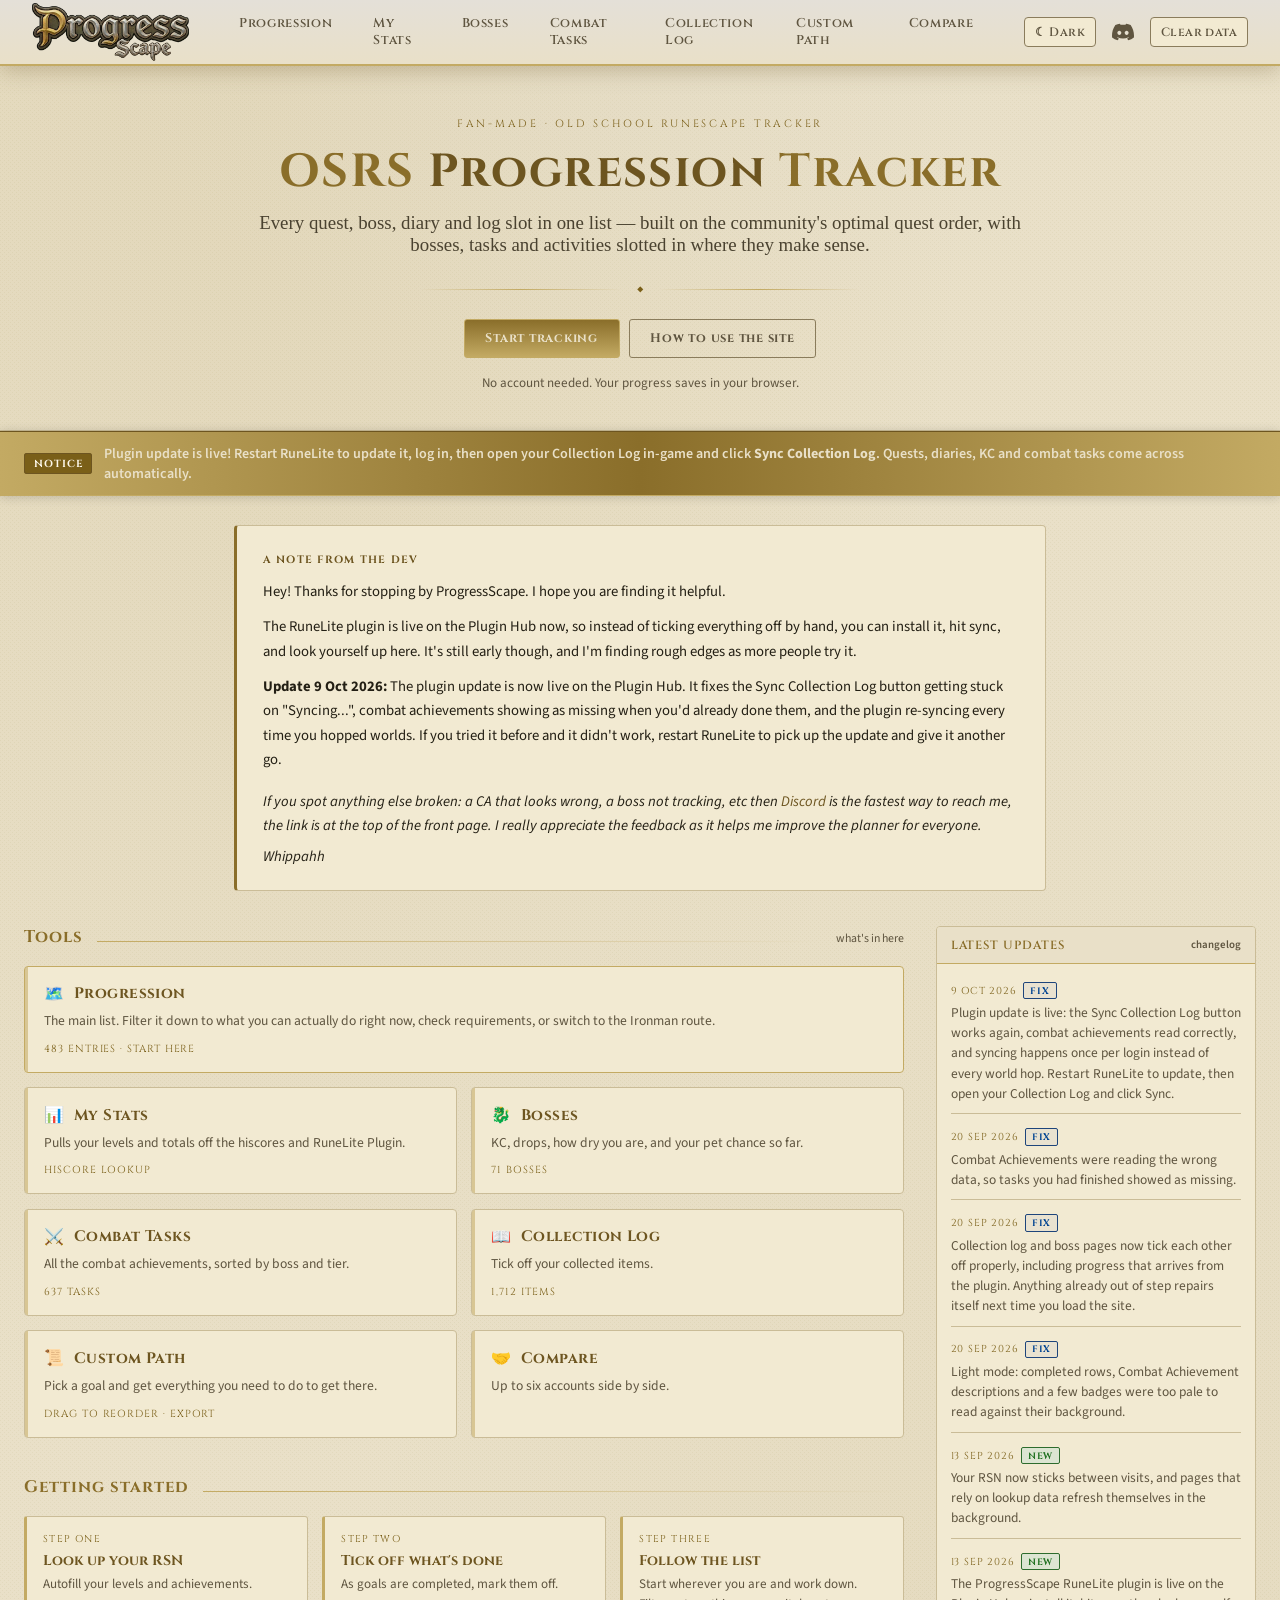
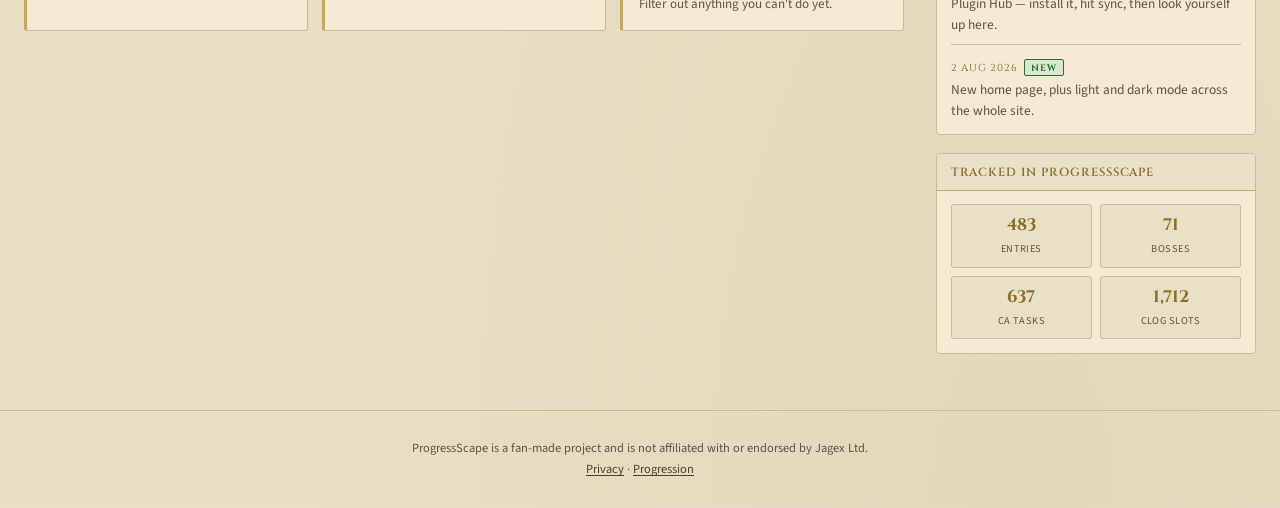
<file: index.html>
<!DOCTYPE html>
<html lang="en">
<head>
<meta charset="UTF-8">
<meta name="viewport" content="width=device-width, initial-scale=1.0">
<title>ProgressScape — Free OSRS Progression Tracker | Quests, Bosses &amp; Diaries</title>
<meta name="description" content="Track your Old School RuneScape account through quests, bosses, achievement diaries and collection log. Free OSRS tracker with live GE prices, skill requirements and group comparison.">
<meta name="keywords" content="OSRS tracker, Old School RuneScape progression, OSRS quest tracker, OSRS boss tracker, OSRS diary tracker, OSRS collection log, OSRS account progress, RuneScape tracker, OSRS skill requirements, OSRS goal planner">
<link rel="canonical" href="https://progressscape.net/">

<meta property="og:type"         content="website">
<meta property="og:url"          content="https://progressscape.net/">
<meta property="og:title"        content="ProgressScape — Free OSRS Progression Tracker">
<meta property="og:description"  content="Track your Old School RuneScape account through quests, bosses, achievement diaries and collection log. Free OSRS tracker with live GE prices and group comparison.">
<meta property="og:image"        content="https://progressscape.net/og-image.png">
<meta property="og:image:width"  content="1200">
<meta property="og:image:height" content="630">
<meta property="og:image:alt"    content="ProgressScape — OSRS Progression Tracker">
<meta property="og:site_name"    content="ProgressScape">
<meta property="og:locale"       content="en_GB">
<meta name="twitter:card"        content="summary_large_image">
<meta name="twitter:title"       content="ProgressScape — Free OSRS Progression Tracker">
<meta name="twitter:description" content="Track your Old School RuneScape account through quests, bosses, achievement diaries and collection log. Free OSRS tracker with live GE prices and group comparison.">
<meta name="twitter:image"       content="https://progressscape.net/og-image.png">

<link rel="preconnect" href="https://fonts.googleapis.com">
<link href="https://fonts.googleapis.com/css2?family=MedievalSharp&family=Cinzel:wght@400;600;700&family=IM+Fell+English:ital@0;1&family=Source+Sans+3:wght@300;400;600&display=swap" rel="stylesheet">

<script>
(function(){try{var t=localStorage.getItem('ps_theme');
if(!t)t=matchMedia('(prefers-color-scheme: light)').matches?'light':'dark';
document.documentElement.setAttribute('data-theme',t);}catch(e){}})();
</script>
<meta name="color-scheme" content="dark light">
<link rel="stylesheet" href="shared.css">

<style>
/* ---- landing page only. All colours come from shared.css tokens. ---- */
.lp-hero { position:relative; overflow:hidden; text-align:center; padding:3.2rem 1.5rem 2.4rem;
  border-bottom:1px solid var(--stone-light); }
.lp-hero::before { content:""; position:absolute; inset:0;
  background: radial-gradient(ellipse at 50% -10%, var(--tint-1) 0%, transparent 60%); opacity:.5; }
.lp-hero-inner { position:relative; z-index:1; max-width:820px; margin:0 auto; }
.lp-eyebrow { font-family:'Cinzel',serif; font-size:.66rem; letter-spacing:.26em;
  text-transform:uppercase; color:var(--gold-dark); margin-bottom:1rem; }
.lp-hero h1 { font-family:'Cinzel',serif; font-weight:700; color:var(--gold);
  font-size:clamp(1.9rem,4.6vw,2.9rem); line-height:1.12; letter-spacing:.03em; }
.lp-hero h1 em { font-style:normal; color:var(--gold-light); }
.lp-tag { font-family:'IM Fell English',serif; font-size:clamp(1rem,2vw,1.18rem);
  color:var(--parchment-dark); margin-top:.8rem; }
.lp-rule { display:flex; align-items:center; justify-content:center; gap:.9rem;
  margin:1.6rem auto 1.4rem; max-width:440px; }
.lp-rule i { flex:1; height:1px; background:linear-gradient(90deg,transparent,var(--gold-dark),transparent); }
.lp-rule b { color:var(--gold-dark); font-size:.68rem; }
.lp-cta { display:flex; gap:.55rem; justify-content:center; flex-wrap:wrap; margin-bottom:1rem; }
.lp-btn { background:linear-gradient(180deg,var(--gold) 0%,var(--gold-dark) 100%);
  border:1px solid var(--gold-dark); border-radius:3px; color:var(--stone);
  font-family:'Cinzel',serif; font-size:.78rem; font-weight:700; letter-spacing:.06em;
  padding:.62rem 1.3rem; cursor:pointer; text-decoration:none; display:inline-block;
  transition:all .15s; }
.lp-btn:hover { background:linear-gradient(180deg,var(--gold-light) 0%,var(--gold) 100%); }
.lp-btn-ghost { background:transparent; border:1px solid var(--stone-lighter); color:var(--text-muted); }
.lp-btn-ghost:hover { background:var(--tint-1); border-color:var(--gold-dark); color:var(--gold-light); }
.lp-note { font-size:.82rem; color:var(--text-muted); }

.lp-notice { background:linear-gradient(90deg,var(--gold-dark) 0%,var(--gold) 50%,var(--gold-dark) 100%);
  border-top:1px solid var(--gold-light); border-bottom:1px solid var(--gold-dark);
  padding:.72rem 1.5rem; box-shadow:0 1px 10px rgba(0,0,0,.18); position:relative; }
.lp-notice-inner { max-width:1320px; margin:0 auto; display:flex; align-items:center;
  gap:.7rem; font-size:.88rem; font-weight:600; color:var(--stone); }
.lp-notice-tag { font-family:'Cinzel',serif; font-size:.64rem; letter-spacing:.1em;
  text-transform:uppercase; background:var(--stone); color:var(--gold-light);
  padding:.24rem .6rem; border-radius:3px; font-weight:700; flex-shrink:0;
  box-shadow:0 0 0 1px var(--gold-light) inset; }

.header-discord-link { display:flex; align-items:center; justify-content:center;
  color:var(--text-muted); transition:color .15s, transform .15s; }
.header-discord-link:hover { color:#5865f2; transform:scale(1.08); }

.lp-devnote-wrap { max-width:860px; margin:1.8rem auto 0; padding:0 1.5rem; }
.lp-devnote { background:var(--stone-mid); border:1px solid var(--stone-light);
  border-left:3px solid var(--gold); border-radius:4px; padding:1.3rem 1.6rem; }
.lp-devnote-eyebrow { font-family:'Cinzel',serif; font-size:.66rem; font-weight:700;
  letter-spacing:.12em; text-transform:uppercase; color:var(--gold-light); }
.lp-devnote p { font-size:.92rem; line-height:1.65; color:var(--text-light); margin:.7rem 0 0; }
.lp-devnote-sign { color:var(--text-muted); font-size:.85rem; font-style:italic; margin-top:1.1rem !important; }
.lp-devnote-sign a { color:var(--gold-light); text-decoration:none; }
.lp-devnote-sign a:hover { text-decoration:underline; }

.lp-wrap { max-width:1320px; margin:0 auto; padding:2.2rem 1.5rem 3.5rem;
  display:grid; grid-template-columns:1fr 320px; gap:2rem; align-items:start; }
.lp-sechead { display:flex; align-items:baseline; gap:.85rem; margin-bottom:1.1rem; }
.lp-sechead h2 { font-family:'Cinzel',serif; font-size:1.05rem; font-weight:700;
  color:var(--gold); letter-spacing:.06em; white-space:nowrap; }
.lp-sechead i { flex:1; height:1px; background:linear-gradient(90deg,var(--gold-dark),transparent); }
.lp-sechead small { color:var(--text-muted); font-size:.74rem; white-space:nowrap; }

.lp-tiles { display:grid; grid-template-columns:repeat(2,1fr); gap:.9rem; }
.lp-tile { display:block; background:var(--stone-mid); border:1px solid var(--stone-light);
  border-radius:4px; padding:1rem 1.1rem 1rem 1.2rem; position:relative; overflow:hidden;
  transition:border-color .18s, transform .18s; text-decoration:none; }
.lp-tile::after { content:""; position:absolute; left:0; top:0; bottom:0; width:3px;
  background:var(--gold-dark); opacity:.55; transition:opacity .18s; }
.lp-tile:hover { border-color:var(--gold-dark); transform:translateY(-2px); }
.lp-tile:hover::after { opacity:1; }
.lp-tile-top { display:flex; align-items:center; gap:.6rem; margin-bottom:.4rem; }
.lp-tile h3 { font-family:'Cinzel',serif; font-size:.95rem; font-weight:700;
  color:var(--gold-light); letter-spacing:.03em; }
.lp-tile p { font-size:.85rem; line-height:1.5; color:var(--text-muted); }
.lp-tile-meta { margin-top:.65rem; font-family:'Cinzel',serif; font-size:.64rem;
  letter-spacing:.09em; color:var(--stone-lighter); text-transform:uppercase; }
.lp-tile-wide { grid-column:1 / -1; border-color:var(--gold-dark); }

.lp-steps { display:grid; grid-template-columns:repeat(3,1fr); gap:.9rem; }
.lp-step { background:var(--stone-mid); border:1px solid var(--stone-light);
  border-left:3px solid var(--gold-dark); border-radius:3px; padding:.95rem 1rem; }
.lp-step-n { font-family:'Cinzel',serif; font-size:.62rem; letter-spacing:.14em;
  color:var(--gold-dark); text-transform:uppercase; margin-bottom:.35rem; }
.lp-step h4 { font-family:'Cinzel',serif; font-size:.88rem; color:var(--gold-light);
  font-weight:700; margin-bottom:.3rem; }
.lp-step p { font-size:.82rem; color:var(--text-muted); line-height:1.5; }

.lp-side { display:flex; flex-direction:column; gap:1.1rem; position:sticky; top:84px; }
.lp-card { background:var(--stone-mid); border:1px solid var(--stone-light);
  border-radius:4px; overflow:hidden; }
.lp-card-head { padding:.62rem .85rem; background:var(--stone); border-bottom:1px solid var(--gold-dark);
  font-family:'Cinzel',serif; font-size:.74rem; font-weight:600; color:var(--gold);
  letter-spacing:.08em; text-transform:uppercase; display:flex; justify-content:space-between; }
.lp-card-head span { font-family:'Source Sans 3',sans-serif; font-size:.68rem;
  color:var(--text-muted); text-transform:none; letter-spacing:0; }
.lp-card-body { padding:.85rem; }
.lp-log { padding:.6rem 0; border-bottom:1px solid var(--stone-light); }
.lp-log:last-child { border-bottom:none; padding-bottom:0; }
.lp-log:first-child { padding-top:0; }
.lp-log-date { font-family:'Cinzel',serif; font-size:.63rem; letter-spacing:.08em;
  color:var(--stone-lighter); text-transform:uppercase; }
.lp-log-badge { display:inline-block; font-family:'Cinzel',serif; font-size:.58rem;
  letter-spacing:.06em; padding:.1rem .4rem; border-radius:2px; margin-left:.4rem;
  text-transform:uppercase; font-weight:700; }
.lp-log-badge.new { background:var(--tint-2); color:var(--success-1); border:1px solid var(--success-3); }
.lp-log-badge.fix { background:var(--tint-4); color:var(--info-1); border:1px solid var(--info-3); }
.lp-log-badge.data{ background:var(--tint-1); color:var(--gold); border:1px solid var(--gold-dark); }
.lp-log p { font-size:.84rem; color:var(--text-muted); line-height:1.5; margin-top:.22rem; }
.lp-ministats { display:grid; grid-template-columns:1fr 1fr; gap:.5rem; }
.lp-ministat { background:var(--stone); border:1px solid var(--stone-light);
  border-radius:3px; padding:.55rem; text-align:center; }
.lp-ministat b { display:block; font-family:'Cinzel',serif; font-size:1.05rem; color:var(--gold); }
.lp-ministat small { font-size:.65rem; color:var(--text-muted); letter-spacing:.04em; text-transform:uppercase; }

.lp-foot { border-top:1px solid var(--stone-light); padding:1.7rem 1.5rem; text-align:center;
  font-size:.78rem; color:var(--text-muted); line-height:1.7; }
.lp-foot a { color:var(--parchment-dark); text-decoration:underline; text-underline-offset:2px; }
.lp-foot a:hover { color:var(--gold-light); }

.lp-overlay { position:fixed; inset:0; background:var(--shade-1); z-index:300;
  display:none; align-items:center; justify-content:center; padding:1.25rem; }
.lp-overlay.open { display:flex; }
.lp-modal { width:100%; max-width:660px; max-height:86vh; background:var(--stone-mid);
  border:1px solid var(--gold-dark); border-radius:4px; display:flex; flex-direction:column;
  overflow:hidden; }
.lp-modal-head { padding:1rem 1.4rem; background:var(--stone);
  border-bottom:2px solid var(--gold-dark); display:flex; align-items:center;
  justify-content:space-between; }
.lp-modal-head h3 { font-family:'Cinzel',serif; font-size:1.05rem; color:var(--gold); font-weight:700; }
.lp-modal-close { background:none; border:none; color:var(--text-muted); font-size:1.2rem; cursor:pointer; }
.lp-modal-body { padding:.6rem 1.4rem 1.4rem; overflow-y:auto; }
.lp-faq { border-bottom:1px solid var(--stone-light); }
.lp-faq:last-child { border-bottom:none; }
.lp-faq-q { width:100%; background:none; border:none; text-align:left; cursor:pointer;
  padding:.8rem 0; display:flex; align-items:center; gap:.6rem; color:var(--gold-light);
  font-family:'Cinzel',serif; font-size:.88rem; font-weight:700; }
.lp-faq-icon { color:var(--gold-dark); font-size:.62rem; transition:transform .18s; }
.lp-faq-icon.open { transform:rotate(90deg); }
.lp-faq-a { display:none; padding:0 0 .9rem 1.2rem; font-size:.88rem; line-height:1.65; color:var(--text-muted); }
.lp-faq-a.open { display:block; }

@media (max-width:1040px){ .lp-wrap{grid-template-columns:1fr} .lp-side{position:static} }
@media (max-width:700px){
  .lp-tiles{grid-template-columns:1fr} .lp-steps{grid-template-columns:1fr}
  .lp-hero{padding:2.2rem 1rem 1.8rem}
}
</style>
<!-- Google Analytics -->
<script async src="https://www.googletagmanager.com/gtag/js?id=G-8YXGC1W0GW"></script>
<script>
  window.dataLayer = window.dataLayer || [];
  function gtag(){dataLayer.push(arguments);}
  gtag('js', new Date());
  gtag('config', 'G-8YXGC1W0GW');
</script>
<script type="application/ld+json">
{
  "@context": "https://schema.org",
  "@graph": [
    {
      "@type": "WebSite",
      "@id": "https://progressscape.net/#website",
      "url": "https://progressscape.net/",
      "name": "ProgressScape",
      "description": "Free Old School RuneScape progression tracker covering quests, bosses, achievement diaries, combat achievements and the collection log.",
      "inLanguage": "en-GB"
    },
    {
      "@type": "WebApplication",
      "@id": "https://progressscape.net/#app",
      "name": "ProgressScape",
      "url": "https://progressscape.net/",
      "applicationCategory": "GameApplication",
      "operatingSystem": "Any",
      "browserRequirements": "Requires JavaScript",
      "description": "Track an Old School RuneScape account through quests, bosses, diaries, combat achievements and the collection log, ordered by the community's optimal quest order.",
      "offers": { "@type": "Offer", "price": "0", "priceCurrency": "GBP" },
      "isAccessibleForFree": true
    }
  ]
}
</script>
</head>
<body>

<header>
  <div class="header-inner">
    <a href="index.html" title="Home"><img src="./ProgressionScape_Logo_v1.png" alt="ProgressScape" class="site-title-img"></a>
    <nav>
      <a href="progression.html" class="nav-btn">Progression</a>
      <a href="stats.html"  class="nav-btn">My Stats</a>
      <a href="bosses.html" class="nav-btn">Bosses</a>
      <a href="combat.html" class="nav-btn">Combat Tasks</a>
      <a href="clog.html"   class="nav-btn">Collection Log</a>
      <a href="planner.html" class="nav-btn">Custom Path</a>
      <a href="compare.html" class="nav-btn">Compare</a>
    </nav>
    <div class="header-right">
      <a class="header-discord-link" href="https://discord.gg/P4Gnn9jmGe" target="_blank" rel="noopener noreferrer" title="Join the ProgressScape Discord" aria-label="Join the ProgressScape Discord">
        <svg viewBox="0 0 127.14 96.36" width="22" height="22" fill="currentColor" aria-hidden="true"><path d="M107.7,8.07A105.15,105.15,0,0,0,81.47,0a72.06,72.06,0,0,0-3.36,6.83A97.68,97.68,0,0,0,49,6.83,72.37,72.37,0,0,0,45.64,0,105.89,105.89,0,0,0,19.39,8.09C2.79,32.65-1.71,56.6.54,80.21h0A105.73,105.73,0,0,0,32.71,96.36,77.7,77.7,0,0,0,39.6,85.25a68.42,68.42,0,0,1-10.85-5.18c.91-.66,1.8-1.34,2.66-2a75.57,75.57,0,0,0,64.32,0c.87.71,1.76,1.39,2.66,2a68.68,68.68,0,0,1-10.87,5.19,77,77,0,0,0,6.89,11.1A105.25,105.25,0,0,0,126.6,80.22h0C129.24,52.84,122.09,29.11,107.7,8.07ZM42.45,65.69C36.18,65.69,31,60,31,53s5-12.74,11.43-12.74S54,46,53.89,53,48.84,65.69,42.45,65.69Zm42.24,0C78.41,65.69,73.25,60,73.25,53s5-12.74,11.44-12.74S96.23,46,96.12,53,91.08,65.69,84.69,65.69Z"/></svg>
      </a>
    </div>
  </div>
</header>

<section class="lp-hero">
  <div class="lp-hero-inner">
    <div class="lp-eyebrow">Fan-made · Old School RuneScape Tracker</div>
    <h1>OSRS <em>Progression</em> Tracker</h1>
    <p class="lp-tag">Every quest, boss, diary and log slot in one list — built on the community's optimal quest order, with bosses, tasks and activities slotted in where they make sense.</p>
    <div class="lp-rule"><i></i><b>◆</b><i></i></div>
    <div class="lp-cta">
      <a class="lp-btn" href="progression.html">Start tracking</a>
      <button class="lp-btn lp-btn-ghost" onclick="lpOpenHelp()">How to use the site</button>
    </div>
    <p class="lp-note">No account needed. Your progress saves in your browser.</p>
  </div>
</section>

<div class="lp-notice">
  <div class="lp-notice-inner">
    <span class="lp-notice-tag">Notice</span>
    <span>Plugin update is live! Restart RuneLite to update it, log in, then open your Collection Log in-game and click <b>Sync Collection Log</b>. Quests, diaries, KC and combat tasks come across automatically.</span>
  </div>
</div>

<div class="lp-devnote-wrap">
  <div class="lp-devnote">
    <span class="lp-devnote-eyebrow">A note from the dev</span>
    <p>Hey! Thanks for stopping by ProgressScape. I hope you are finding it helpful.</p>
    <p>The RuneLite plugin is live on the Plugin Hub now, so instead of ticking everything off by hand, you can install it, hit sync, and look yourself up here. It's still early though, and I'm finding rough edges as more people try it.</p>
    <p><b>Update 9 Oct 2026:</b> The plugin update is now live on the Plugin Hub. It fixes the Sync Collection Log button getting stuck on "Syncing...", combat achievements showing as missing when you'd already done them, and the plugin re-syncing every time you hopped worlds. If you tried it before and it didn't work, restart RuneLite to pick up the update and give it another go.</p>
    <p class="lp-devnote-sign">If you spot anything else broken: a CA that looks wrong, a boss not tracking, etc then <a href="https://discord.gg/P4Gnn9jmGe" target="_blank" rel="noopener noreferrer">Discord</a> is the fastest way to reach me, the link is at the top of the front page. I really appreciate the feedback as it helps me improve the planner for everyone.</p>
      <p class="lp-devnote-sign" style="margin-top:.4rem !important">Whippahh</p>
  </div>
</div>

<div class="lp-wrap">
  <main>
    <div class="lp-sechead"><h2>Tools</h2><i></i><small>what's in here</small></div>
    <div class="lp-tiles">
      <a class="lp-tile lp-tile-wide" href="progression.html">
        <div class="lp-tile-top"><span>🗺️</span><h3>Progression</h3></div>
        <p>The main list. Filter it down to what you can actually do right now, check requirements, or switch to the Ironman route.</p>
        <div class="lp-tile-meta"><span id="st-spine">479</span> entries · start here</div>
      </a>
      <a class="lp-tile" href="stats.html">
        <div class="lp-tile-top"><span>📊</span><h3>My Stats</h3></div>
        <p>Pulls your levels and totals off the hiscores and RuneLite Plugin.</p>
        <div class="lp-tile-meta">Hiscore lookup</div>
      </a>
      <a class="lp-tile" href="bosses.html">
        <div class="lp-tile-top"><span>🐉</span><h3>Bosses</h3></div>
        <p>KC, drops, how dry you are, and your pet chance so far.</p>
        <div class="lp-tile-meta"><span id="st-boss">71</span> bosses</div>
      </a>
      <a class="lp-tile" href="combat.html">
        <div class="lp-tile-top"><span>⚔️</span><h3>Combat Tasks</h3></div>
        <p>All the combat achievements, sorted by boss and tier.</p>
        <div class="lp-tile-meta"><span id="st-ca">637</span> tasks</div>
      </a>
      <a class="lp-tile" href="clog.html">
        <div class="lp-tile-top"><span>📖</span><h3>Collection Log</h3></div>
        <p>Tick off your collected items.</p>
        <div class="lp-tile-meta"><span id="st-clog">1,712</span> items</div>
      </a>
      <a class="lp-tile" href="planner.html">
        <div class="lp-tile-top"><span>📜</span><h3>Custom Path</h3></div>
        <p>Pick a goal and get everything you need to do to get there.</p>
        <div class="lp-tile-meta">Drag to reorder · export</div>
      </a>
      <a class="lp-tile" href="compare.html">
        <div class="lp-tile-top"><span>🤝</span><h3>Compare</h3></div>
        <p>Up to six accounts side by side.</p>
      </a>
    </div>

    <section style="margin-top:2.4rem">
      <div class="lp-sechead"><h2>Getting started</h2><i></i></div>
      <div class="lp-steps">
        <div class="lp-step"><div class="lp-step-n">Step one</div><h4>Look up your RSN</h4>
          <p>Autofill your levels and achievements.</p></div>
        <div class="lp-step"><div class="lp-step-n">Step two</div><h4>Tick off what's done</h4>
          <p>As goals are completed, mark them off.</p></div>
        <div class="lp-step"><div class="lp-step-n">Step three</div><h4>Follow the list</h4>
          <p>Start wherever you are and work down. Filter out anything you can't do yet.</p></div>
      </div>
    </section>
  </main>

  <aside class="lp-side">
    <div class="lp-card">
      <div class="lp-card-head">Latest updates <span>changelog</span></div>
      <div class="lp-card-body" id="lp-changelog"></div>
    </div>
    <div class="lp-card">
      <div class="lp-card-head">Tracked in ProgressScape</div>
      <div class="lp-card-body">
        <div class="lp-ministats">
          <div class="lp-ministat"><b id="st-spine2">479</b><small>Entries</small></div>
          <div class="lp-ministat"><b id="st-boss2">71</b><small>Bosses</small></div>
          <div class="lp-ministat"><b id="st-ca2">637</b><small>CA tasks</small></div>
          <div class="lp-ministat"><b id="st-clog2">1,712</b><small>Clog slots</small></div>
        </div>
      </div>
    </div>
  </aside>
</div>

<footer class="lp-foot">
  ProgressScape is a fan-made project and is not affiliated with or endorsed by Jagex Ltd.<br>
  <a href="privacy.html">Privacy</a> · <a href="progression.html">Progression</a>
</footer>

<div class="lp-overlay" id="lp-help" onclick="if(event.target===this)lpCloseHelp()">
  <div class="lp-modal" role="dialog" aria-modal="true" aria-label="How to use ProgressScape">
    <div class="lp-modal-head">
      <h3>How to use ProgressScape</h3>
      <button class="lp-modal-close" onclick="lpCloseHelp()" aria-label="Close">✕</button>
    </div>
    <div class="lp-modal-body" id="lp-faq"></div>
  </div>
</div>

<script src="data.js"></script>
<script src="boss_data.js"></script>
<script src="ca_data.js"></script>
<script src="clog_data.js"></script>
<script src="shared.js"></script>
<script>

/* Landing page figures are derived from the data files, never typed by hand -
   they were wrong before because the data grew and the markup did not. */
(function () {
  var fmt = function (n) { return n.toLocaleString('en-GB'); };
  var set = function (id, v) { var e = document.getElementById(id); if (e) e.textContent = v; };
  try {
    if (typeof SPINE_DATA !== 'undefined') {
      set('st-spine', fmt(SPINE_DATA.length)); set('st-spine2', fmt(SPINE_DATA.length));
    }
    if (typeof BOSS_DATA !== 'undefined') {
      var b = Object.keys(BOSS_DATA).length;
      set('st-boss', fmt(b)); set('st-boss2', fmt(b));
    }
    if (typeof CA_DATA !== 'undefined') {
      set('st-ca', fmt(CA_DATA.length)); set('st-ca2', fmt(CA_DATA.length));
    }
    if (typeof CLOG_DATA !== 'undefined') {
      // a slot is a name plus its slotNo; pets appear under both their boss and
      // All Pets, so rows are counted once per distinct slot
      var slots = {};
      CLOG_DATA.forEach(function (x) { slots[x.name + '#' + (x.slotNo || 1)] = 1; });
      var n = Object.keys(slots).length;
      set('st-clog', fmt(n)); set('st-clog2', fmt(n));
    }
  } catch (e) { /* markup keeps its fallback values */ }
})();

/* Changelog — edit this array by hand. */
var LP_CHANGELOG = [
  { date:'9 Oct 2026',  type:'fix',  text:'Plugin update is live: the Sync Collection Log button works again, combat achievements read correctly, and syncing happens once per login instead of every world hop. Restart RuneLite to update, then open your Collection Log and click Sync.' },
  { date:'20 Sep 2026', type:'fix',  text:'Combat Achievements were reading the wrong data, so tasks you had finished showed as missing.' },
  { date:'20 Sep 2026', type:'fix',  text:'Collection log and boss pages now tick each other off properly, including progress that arrives from the plugin. Anything already out of step repairs itself next time you load the site.' },
  { date:'20 Sep 2026', type:'fix',  text:'Light mode: completed rows, Combat Achievement descriptions and a few badges were too pale to read against their background.' },
  { date:'13 Sep 2026', type:'new',  text:'Your RSN now sticks between visits, and pages that rely on lookup data refresh themselves in the background.' },
  { date:'13 Sep 2026', type:'new',  text:'The ProgressScape RuneLite plugin is live on the Plugin Hub — install it, hit sync, then look yourself up here.' },
  { date:'2 Aug 2026',  type:'new',  text:'New home page, plus light and dark mode across the whole site.' }
];
document.getElementById('lp-changelog').innerHTML = LP_CHANGELOG.map(function(c){
  return '<div class="lp-log"><span class="lp-log-date">' + c.date + '</span>' +
         '<span class="lp-log-badge ' + c.type + '">' + c.type + '</span><p>' + c.text + '</p></div>';
}).join('');

var LP_HELP = [
  { q:'What is ProgressScape?', a:"A progression tracker for OSRS. Everything in one list so you're not keeping it in your head or in a spreadsheet." },
  { q:'Why is the list in this order?', a:'Prerequisites always come before the thing that needs them. <strong>Bosses sit where most accounts are actually ready for them</strong> rather than strictly by difficulty.' },
  { q:'Do I need an account?', a:'No. It all saves in your browser. Look up your RSN to fill in levels and KC, or just tick things off yourself.' },
  { q:'Will I lose my progress?', a:'Progress lives in this browser\'s storage, so clearing site data or switching device will lose it. Use <strong>Export</strong> on the Progression page to save a file you can import anywhere.' },
  { q:'What does Ironman mode change?', a:'You get a different route built around being self-sufficient, so early gear, unlocks and skilling milestones come up sooner.' }
];
document.getElementById('lp-faq').innerHTML = LP_HELP.map(function(f,i){
  return '<div class="lp-faq"><button class="lp-faq-q" onclick="lpToggleFaq(' + i + ')">' +
         '<span class="lp-faq-icon" id="lp-fi-' + i + '">&#9658;</span>' + f.q + '</button>' +
         '<div class="lp-faq-a" id="lp-fa-' + i + '">' + f.a + '</div></div>';
}).join('');

function lpToggleFaq(i){
  document.getElementById('lp-fa-'+i).classList.toggle('open');
  document.getElementById('lp-fi-'+i).classList.toggle('open');
}
function lpOpenHelp(){ document.getElementById('lp-help').classList.add('open'); psTrack('help_opened'); }

/* Which tool people actually pick from the front page, plus outbound
   clicks. Delegated so new tiles are covered automatically. */
document.addEventListener('click', function (e) {
  var tile = e.target.closest && e.target.closest('.lp-tile');
  if (tile) {
    var h = tile.querySelector('h3');
    psTrack('tool_tile_click', { tool: h ? h.textContent.trim() : (tile.getAttribute('href') || 'unknown') });
    return;
  }
  var link = e.target.closest && e.target.closest('a[href^="http"]');
  if (link) {
    var href = link.getAttribute('href') || '';
    psTrack('outbound_click', {
      destination: href.indexOf('discord') > -1 ? 'discord'
                 : href.indexOf('runelite') > -1 ? 'runelite'
                 : 'other'
    });
  }
  var cta = e.target.closest && e.target.closest('.lp-btn');
  if (cta) psTrack('hero_cta_click', { label: cta.textContent.trim() });
});
function lpCloseHelp(){ document.getElementById('lp-help').classList.remove('open'); }
document.addEventListener('keydown', function(e){ if(e.key==='Escape') lpCloseHelp(); });
</script>
</body>
</html>
</file>
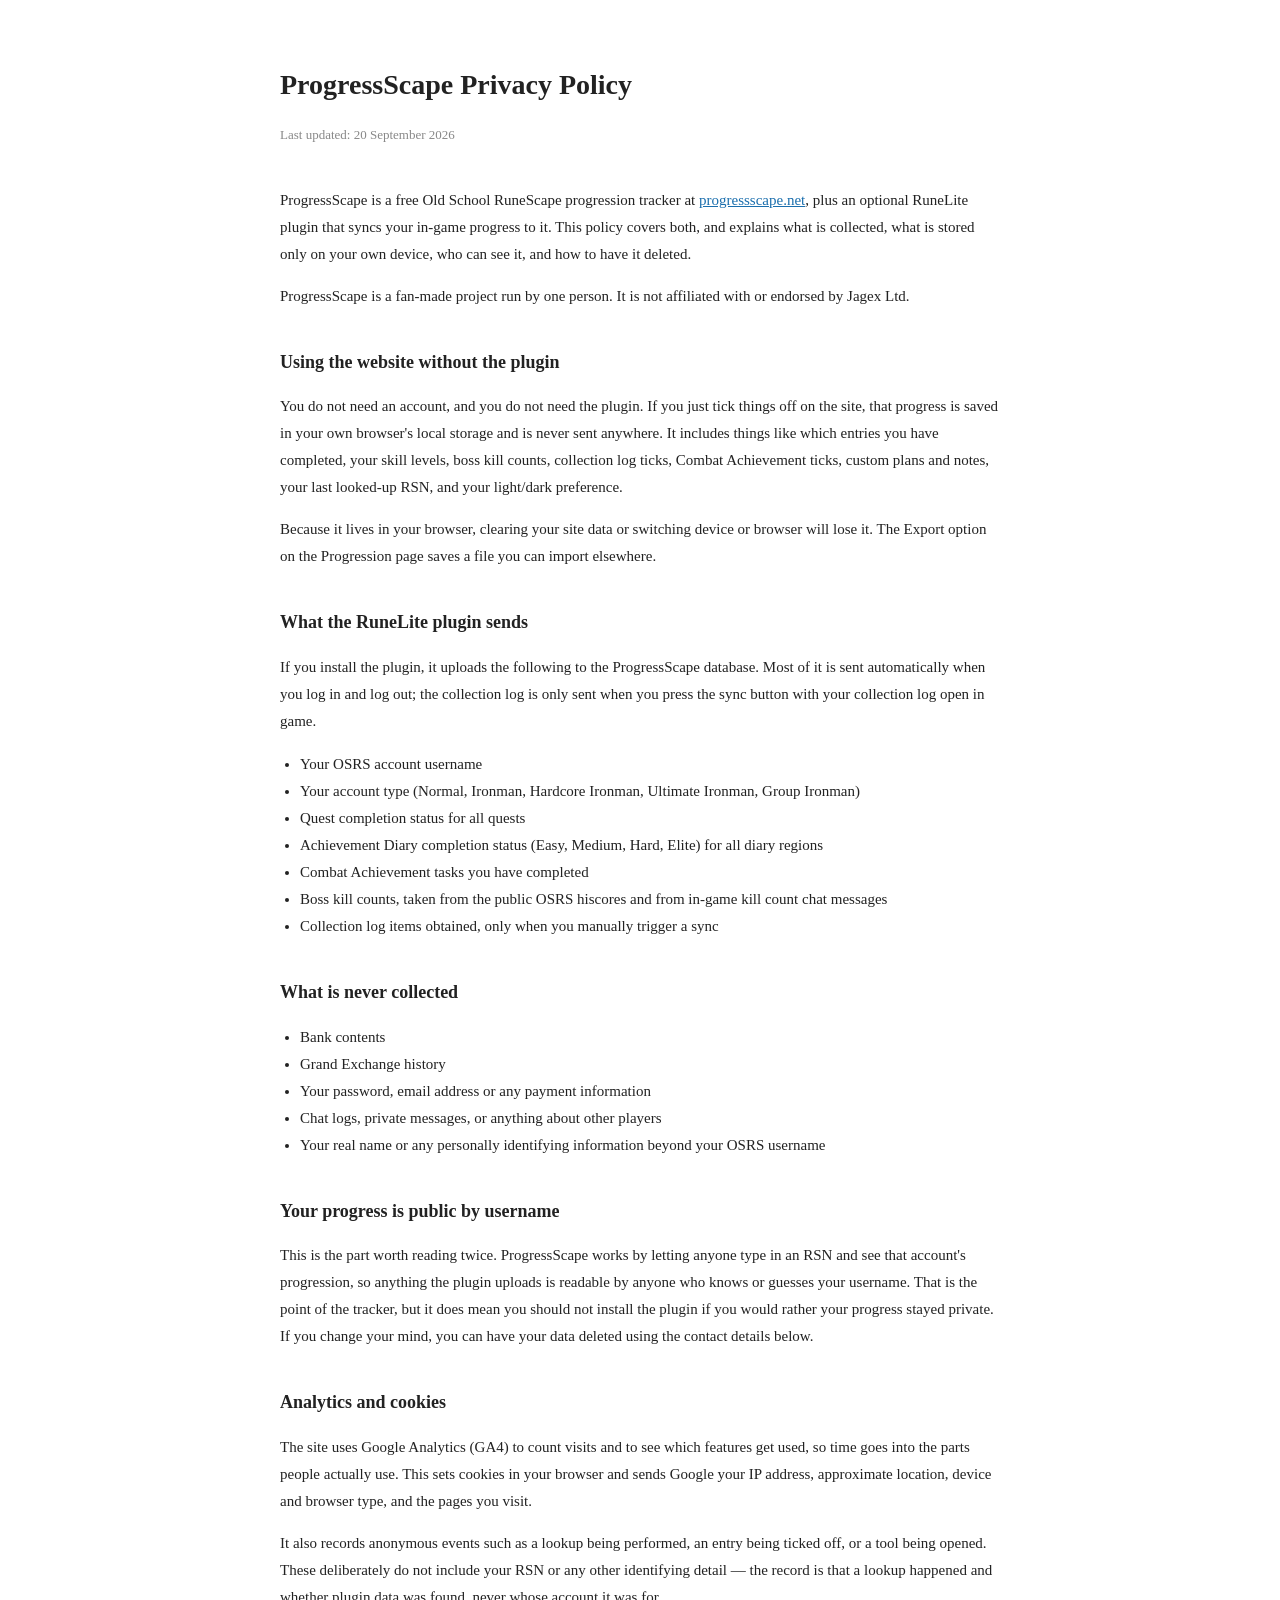
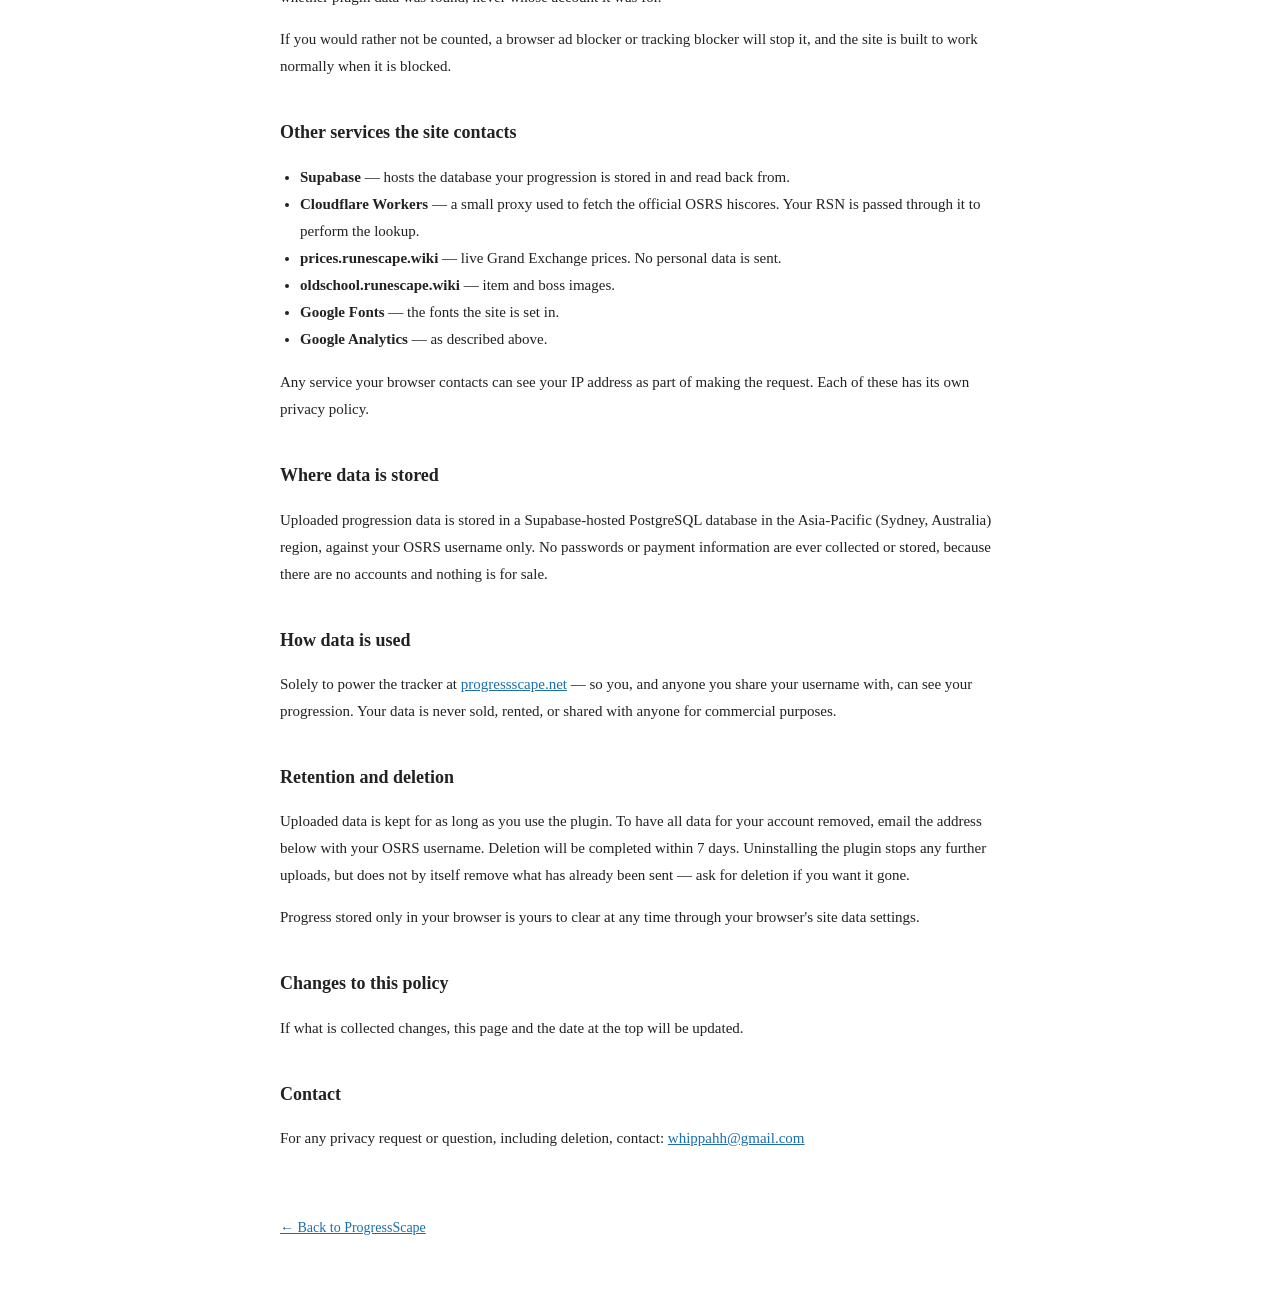
<file: privacy.html>
<!DOCTYPE html>
<html lang="en">
<head>
    <meta charset="UTF-8">
    <meta name="viewport" content="width=device-width, initial-scale=1.0">
    <title>Privacy Policy — ProgressScape</title>
<meta name="description" content="How ProgressScape handles your data: what is stored in your browser, what the RuneLite plugin sends, what is never collected, and how to have it deleted.">
<link rel="canonical" href="https://progressscape.net/privacy.html">

    <style>
        /* Light values are the defaults; the dark block below only swaps the
           two colours that need it. Without this the page inherited a dark
           canvas from color-scheme while keeping near-black text. */
        :root { --pp-bg: #ffffff; --pp-text: #222222; --pp-muted: #888888; --pp-link: #1a6ead; }
        @media (prefers-color-scheme: dark) {
          :root:not([data-theme="light"]) { --pp-bg: #14120c; --pp-text: #e8e2d2; --pp-muted: #9b927e; --pp-link: #d9b45a; }
        }
        :root[data-theme="dark"] { --pp-bg: #14120c; --pp-text: #e8e2d2; --pp-muted: #9b927e; --pp-link: #d9b45a; }
        body {
            font-family: Georgia, serif;
            max-width: 720px;
            margin: 60px auto;
            padding: 0 24px;
            background: var(--pp-bg);
            color: var(--pp-text);
            line-height: 1.8;
        }
        h1 { font-size: 28px; margin-bottom: 4px; }
        h2 { font-size: 18px; margin-top: 36px; }
        p, li { font-size: 15px; }
        ul { padding-left: 20px; }
        a { color: var(--pp-link); }
        .updated { color: var(--pp-muted); font-size: 13px; margin-bottom: 40px; }
        .back { display: inline-block; margin-top: 48px; font-size: 14px; }
    </style>
<script>
(function(){try{var t=localStorage.getItem('ps_theme');
if(!t)t=matchMedia('(prefers-color-scheme: light)').matches?'light':'dark';
document.documentElement.setAttribute('data-theme',t);}catch(e){}})();
</script>
<meta name="color-scheme" content="dark light">
<!-- Google Analytics -->
<script async src="https://www.googletagmanager.com/gtag/js?id=G-8YXGC1W0GW"></script>
<script>
  window.dataLayer = window.dataLayer || [];
  function gtag(){dataLayer.push(arguments);}
  gtag('js', new Date());
  gtag('config', 'G-8YXGC1W0GW');
</script>
</head>
<body>

<h1>ProgressScape Privacy Policy</h1>
<p class="updated">Last updated: 20 September 2026</p>

<p>
    ProgressScape is a free Old School RuneScape progression tracker at
    <a href="https://progressscape.net/">progressscape.net</a>, plus an optional RuneLite
    plugin that syncs your in-game progress to it. This policy covers both, and explains
    what is collected, what is stored only on your own device, who can see it, and how to
    have it deleted.
</p>
<p>
    ProgressScape is a fan-made project run by one person. It is not affiliated with or
    endorsed by Jagex Ltd.
</p>

<h2>Using the website without the plugin</h2>
<p>
    You do not need an account, and you do not need the plugin. If you just tick things off
    on the site, that progress is saved in your own browser's local storage and is never
    sent anywhere. It includes things like which entries you have completed, your skill
    levels, boss kill counts, collection log ticks, Combat Achievement ticks, custom plans
    and notes, your last looked-up RSN, and your light/dark preference.
</p>
<p>
    Because it lives in your browser, clearing your site data or switching device or browser
    will lose it. The Export option on the Progression page saves a file you can import
    elsewhere.
</p>

<h2>What the RuneLite plugin sends</h2>
<p>
    If you install the plugin, it uploads the following to the ProgressScape database. Most
    of it is sent automatically when you log in and log out; the collection log is only sent
    when you press the sync button with your collection log open in game.
</p>
<ul>
    <li>Your OSRS account username</li>
    <li>Your account type (Normal, Ironman, Hardcore Ironman, Ultimate Ironman, Group Ironman)</li>
    <li>Quest completion status for all quests</li>
    <li>Achievement Diary completion status (Easy, Medium, Hard, Elite) for all diary regions</li>
    <li>Combat Achievement tasks you have completed</li>
    <li>Boss kill counts, taken from the public OSRS hiscores and from in-game kill count chat messages</li>
    <li>Collection log items obtained, only when you manually trigger a sync</li>
</ul>

<h2>What is never collected</h2>
<ul>
    <li>Bank contents</li>
    <li>Grand Exchange history</li>
    <li>Your password, email address or any payment information</li>
    <li>Chat logs, private messages, or anything about other players</li>
    <li>Your real name or any personally identifying information beyond your OSRS username</li>
</ul>

<h2>Your progress is public by username</h2>
<p>
    This is the part worth reading twice. ProgressScape works by letting anyone type in an
    RSN and see that account's progression, so anything the plugin uploads is readable by
    anyone who knows or guesses your username. That is the point of the tracker, but it does
    mean you should not install the plugin if you would rather your progress stayed private.
    If you change your mind, you can have your data deleted using the contact details below.
</p>

<h2>Analytics and cookies</h2>
<p>
    The site uses Google Analytics (GA4) to count visits and to see which features get used,
    so time goes into the parts people actually use. This sets cookies in your browser and
    sends Google your IP address, approximate location, device and browser type, and the
    pages you visit.
</p>
<p>
    It also records anonymous events such as a lookup being performed, an entry being ticked
    off, or a tool being opened. These deliberately do not include your RSN or any other
    identifying detail — the record is that a lookup happened and whether plugin data was
    found, never whose account it was for.
</p>
<p>
    If you would rather not be counted, a browser ad blocker or tracking blocker will stop
    it, and the site is built to work normally when it is blocked.
</p>

<h2>Other services the site contacts</h2>
<ul>
    <li><strong>Supabase</strong> — hosts the database your progression is stored in and read back from.</li>
    <li><strong>Cloudflare Workers</strong> — a small proxy used to fetch the official OSRS hiscores. Your RSN is passed through it to perform the lookup.</li>
    <li><strong>prices.runescape.wiki</strong> — live Grand Exchange prices. No personal data is sent.</li>
    <li><strong>oldschool.runescape.wiki</strong> — item and boss images.</li>
    <li><strong>Google Fonts</strong> — the fonts the site is set in.</li>
    <li><strong>Google Analytics</strong> — as described above.</li>
</ul>
<p>
    Any service your browser contacts can see your IP address as part of making the request.
    Each of these has its own privacy policy.
</p>

<h2>Where data is stored</h2>
<p>
    Uploaded progression data is stored in a Supabase-hosted PostgreSQL database in the
    Asia-Pacific (Sydney, Australia) region, against your OSRS username only. No passwords
    or payment information are ever collected or stored, because there are no accounts and
    nothing is for sale.
</p>

<h2>How data is used</h2>
<p>
    Solely to power the tracker at <a href="https://progressscape.net/">progressscape.net</a>
    — so you, and anyone you share your username with, can see your progression. Your data
    is never sold, rented, or shared with anyone for commercial purposes.
</p>

<h2>Retention and deletion</h2>
<p>
    Uploaded data is kept for as long as you use the plugin. To have all data for your
    account removed, email the address below with your OSRS username. Deletion will be
    completed within 7 days. Uninstalling the plugin stops any further uploads, but does not
    by itself remove what has already been sent — ask for deletion if you want it gone.
</p>
<p>
    Progress stored only in your browser is yours to clear at any time through your
    browser's site data settings.
</p>

<h2>Changes to this policy</h2>
<p>
    If what is collected changes, this page and the date at the top will be updated.
</p>

<h2>Contact</h2>
<p>
    For any privacy request or question, including deletion, contact:
    <a href="mailto:whippahh@gmail.com">whippahh@gmail.com</a>
</p>

<p class="back"><a href="index.html">&larr; Back to ProgressScape</a></p>

</body>
</html>
</file>
<file: shared.css>
/*
 * ProgressScape — shared.css
 * All shared styles for progressscape.net
 * Extracted from index.html — do not add page-specific styles here.
 *
 * CSS issue notes:
 *   - tbody tr { display: grid } is scoped to #main-table and .planner-table only (mobile query)
 *   - .table-scroll has overflow-x: auto; the sticky thead is on #main-table which sits inside
 *     .table-scroll — desktop sticky behaviour relies on the header being sticky, not this wrapper.
 *   - .planner-table thead th uses position:sticky; its parent .planner-table-wrap uses
 *     overflow-x: visible (not auto), so sticky is not broken there.
 */

:root {
    --gold: #c8a84b;
    --gold-light: #e8c96a;
    --gold-dark: #8a6e2a;
    --stone: #2a2518;
    --stone-mid: #3d3526;
    --stone-light: #524839;
    --stone-lighter: #6b5f48;
    --parchment: #f0e8d0;
    --parchment-dark: #d4c89a;
    --red: #8b2020;
    --red-light: #c43030;
    --green: #2a6b2a;
    --green-light: #3d9e3d;
    --blue: #1a3a6b;
    --blue-light: #2a5aa0;
    --text-light: #f0e8d0;
    --text-muted: #b8a87a;
    --shadow: rgba(0,0,0,0.6);
  }

/* ===== GENERATED THEME TOKENS =====================================
   Dark values are byte-identical to the originals: dark mode must not move.
   Light values are computed per family and are a tuned base, not gospel.
   RULE: no literal colour may appear outside these two blocks.
   ================================================================= */
:root {
  --amber-1:         #c9a84c;
  --amber-2:         #c8903a;
  --amber-3:         #e06820;
  --amber-4:         #e0a020;
  --amber-5:         #e8c96a;
  --amber-6:         #a8946a;
  --amber-7:         #e8b848;
  --amber-8:         #9a8050;
  --amber-9:         #c8a030;
  --amber-10:        #f0c858;
  --amber-11:        #6b5a30;
  --amber-12:        #a0a060;
  --amber-13:        #b8902a;
  --amber-14:        #b8922e;
  --amber-15:        #c47a5a;
  --amber-16:        #c88820;
  --amber-17:        #c89030;
  --amber-18:        #d4a843;
  --amber-19:        #d4b84a;
  --amber-20:        #e09030;
  --amber-21:        #f0a040;
  --arcane-1:        #9060d0;
  --arcane-2:        #b080f0;
  --arcane-3:        #8050c0;
  --arcane-4:        #8a50c8;
  --arcane-5:        #c050c0;
  --arcane-6:        #c090ff;
  --arcane-7:        #c87ae8;
  --danger-1:        #c84040;
  --danger-2:        #e06060;
  --danger-3:        #e07070;
  --danger-4:        #e08080;
  --danger-5:        #ae5a5a;
  --danger-6:        #c03030;
  --danger-7:        #c85050;
  --danger-8:        #e080c0;
  --danger-9:        #e87a7a;
  --danger-10:       #f07070;
  --danger-11:       #ff4040;
  --info-1:          #7ab0f0;
  --info-2:          #8abcf8;
  --info-3:          #4a7fc8;
  --info-4:          #3a6ab8;
  --info-5:          #4090c0;
  --info-6:          #60a8d8;
  --info-7:          #7aacee;
  --info-8:          #80c8f0;
  --info-9:          #90d8ff;
  --shade-1:         rgba(0,0,0,0.15);
  --shade-2:         rgba(0,0,0,0.4);
  --shade-3:         rgba(0,0,0,0.6);
  --shade-4:         rgba(0,0,0,0.7);
  --shade-5:         rgba(0,0,0,0.8);
  --shade-6:         rgba(0,0,0,0.2);
  --shade-7:         rgba(0,0,0,0.5);
  --shade-8:         rgba(0,0,0,0.1);
  --shade-9:         rgba(0,0,0,0.25);
  --shade-10:        rgba(0,0,0,0.28);
  --shade-11:        rgba(0,0,0,0.3);
  --shade-12:        rgba(0,0,0,0.9);
  --shade-13:        rgba(18,14,8,0.82);
  --sheen-1:         rgba(255,255,255,0.04);
  --sheen-2:         rgba(255,255,255,0.07);
  --sheen-3:         rgba(255,255,255,0.03);
  --sheen-4:         rgba(255,255,255,0.05);
  --sheen-5:         rgba(255,255,255,0.08);
  --sheen-6:         rgba(255,255,255,0.2);
  --sheen-7:         rgba(255,255,255,0.3);
  --sheen-8:         rgba(255,255,255,0.06);
  --sheen-9:         rgba(255,255,255,0.1);
  --sheen-10:        rgba(255,255,255,0.12);
  --sheen-11:        rgba(255,255,255,0.14);
  --sheen-12:        rgba(255,255,255,0.25);
  --success-1:       #6fc96f;
  --success-2:       #5aae5a;
  --success-3:       #4a9e4a;
  --success-4:       #7ab840;
  --success-5:       #7dd87d;
  --success-6:       #2a6b2a;
  --success-7:       #5abf5a;
  --success-8:       #80d080;
  --success-9:       #8fd88f;
  --surface-1:       #6b5020;
  --surface-2:       #1a1408;
  --surface-3:       #3a2a10;
  --surface-4:       #1e1a10;
  --surface-5:       #13100a;
  --surface-6:       #1a1508;
  --surface-7:       #0d0b07;
  --surface-8:       #261f11;
  --surface-9:       #2a1f0a;
  --surface-10:      #2e2210;
  --surface-11:      #3a2a0e;
  --surface-12:      #4a3c28;
  --surface-13:      #0a1428;
  --surface-14:      #0e1e0e;
  --surface-15:      #0f1e0f;
  --surface-16:      #152238;
  --surface-17:      #161208;
  --surface-18:      #1a2e1a;
  --surface-19:      #1e0a0a;
  --surface-20:      #1e1608;
  --surface-21:      #1e1708;
  --surface-22:      #1e180a;
  --surface-23:      #221c0e;
  --surface-24:      #2a1e0a;
  --surface-25:      #2a2010;
  --surface-26:      #2e1414;
  --surface-27:      #5a4020;
  --surface-28:      #5a4a28;
  --tint-1:          rgba(200,168,75,0.08);
  --tint-2:          rgba(42,107,42,0.15);
  --tint-3:          rgba(200,168,75,0.1);
  --tint-4:          rgba(200,168,75,0.15);
  --tint-5:          rgba(200,168,75,0.3);
  --tint-6:          rgba(200,168,75,0.4);
  --tint-7:          rgba(42,107,42,0.2);
  --tint-8:          rgba(42,80,42,0.6);
  --tint-9:          rgba(139,32,32,0.2);
  --tint-10:         rgba(200,168,75,0.06);
  --tint-11:         rgba(200,168,75,0.25);
  --tint-12:         rgba(200,168,75,0.6);
  --tint-13:         rgba(42,107,42,0.3);
  --tint-14:         rgba(42,107,42,0.4);
  --tint-15:         rgba(61,158,61,0.4);
  --tint-16:         rgba(90,174,90,0.5);
  --tint-17:         rgba(120,80,200,0.2);
  --tint-18:         rgba(122,96,48,0.25);
  --tint-19:         rgba(139,32,32,0.15);
  --tint-20:         rgba(160,140,100,0.18);
  --tint-21:         rgba(180,120,30,0.2);
  --tint-22:         rgba(180,140,60,0.15);
  --tint-23:         rgba(200,160,48,0.1);
  --tint-24:         rgba(200,168,75,0.05);
  --tint-25:         rgba(200,168,75,0.12);
  --tint-26:         rgba(200,168,75,0.18);
  --tint-27:         rgba(200,168,75,0.2);
  --tint-28:         rgba(201,168,76,0.5);
  --tint-29:         rgba(26,58,107,0.3);
  --tint-30:         rgba(42,107,42,0.08);
  --tint-31:         rgba(42,107,42,0.18);
  --tint-32:         rgba(42,107,42,0.22);
  --tint-33:         rgba(42,107,42,0.26);
  --tint-34:         rgba(42,80,42,0.15);
  --tint-35:         rgba(74,158,74,0.1);
  --tint-36:         rgba(74,158,74,0.2);
  --tint-37:         rgba(107,95,72,0.15);
  --tint-38:         rgba(107,95,72,0.25);
  --tint-39:         rgba(107,95,72,0.35);
  --tint-40:         rgba(107,95,72,0.7);
  --tint-41:         rgba(111,201,111,0.6);
  --tint-42:         rgba(111,201,111,0.8);
  --tint-43:         rgba(111,201,111,0.85);
  --tint-44:         rgba(120,80,200,0.3);
  --tint-45:         rgba(120,80,200,0.4);
  --tint-46:         rgba(122,96,48,0.12);
  --tint-47:         rgba(122,96,48,0.15);
  --tint-48:         rgba(122,96,48,0.2);
  --tint-49:         rgba(122,96,48,0.3);
  --tint-50:         rgba(122,96,48,0.35);
  --tint-51:         rgba(122,96,48,0.4);
  --tint-52:         rgba(139,32,32,0.1);
  --tint-53:         rgba(139,32,32,0.3);
  --tint-54:         rgba(139,32,32,0.4);
  --tint-55:         rgba(160,120,30,0.2);
  --tint-56:         rgba(160,80,200,0.18);
  --tint-57:         rgba(160,80,200,0.4);
  --tint-58:         rgba(180,120,30,0.3);
  --tint-59:         rgba(180,120,30,0.4);
  --tint-60:         rgba(180,140,60,0.1);
  --tint-61:         rgba(180,140,60,0.2);
  --tint-62:         rgba(180,140,60,0.25);
  --tint-63:         rgba(180,140,60,0.28);
  --tint-64:         rgba(180,140,60,0.3);
  --tint-65:         rgba(180,140,60,0.35);
  --tint-66:         rgba(180,60,120,0.2);
  --tint-67:         rgba(200,140,40,0.25);
  --tint-68:         rgba(200,140,40,0.5);
  --tint-69:         rgba(200,144,58,0.12);
  --tint-70:         rgba(200,160,48,0.05);
  --tint-71:         rgba(200,160,48,0.2);
  --tint-72:         rgba(200,168,75,0);
  --tint-73:         rgba(200,168,75,0.07);
  --tint-74:         rgba(200,168,75,0.35);
  --tint-75:         rgba(200,168,75,0.45);
  --tint-76:         rgba(200,168,75,0.5);
  --tint-77:         rgba(200,168,75,0.7);
  --tint-78:         rgba(200,168,75,0.9);
  --tint-79:         rgba(200,64,64,0.12);
  --tint-80:         rgba(200,64,64,0.15);
  --tint-81:         rgba(200,64,64,0.3);
  --tint-82:         rgba(200,80,80,0.18);
  --tint-83:         rgba(200,80,80,0.4);
  --tint-84:         rgba(201,168,76,0.04);
  --tint-85:         rgba(201,168,76,0.08);
  --tint-86:         rgba(201,168,76,0.2);
  --tint-87:         rgba(201,168,76,0.3);
  --tint-88:         rgba(201,168,76,0.4);
  --tint-89:         rgba(255,64,64,0.5);
  --tint-90:         rgba(26,58,107,0.2);
  --tint-91:         rgba(26,58,107,0.4);
  --tint-92:         rgba(40,140,200,0.08);
  --tint-93:         rgba(40,140,200,0.15);
  --tint-94:         rgba(40,140,200,0.5);
  --tint-95:         rgba(42,33,24,0.5);
  --tint-96:         rgba(42,80,42,0.25);
  --tint-97:         rgba(61,158,61,0.1);
  --tint-98:         rgba(61,158,61,0.12);
  --tint-99:         rgba(61,158,61,0.18);
  --tint-100:        rgba(61,158,61,0.2);
  --tint-101:        rgba(61,158,61,0.45);
  --tint-102:        rgba(61,158,61,0.5);
  --tint-103:        rgba(61,53,38,0.5);
  --tint-104:        rgba(61,53,38,0.7);
  --tint-105:        rgba(61,53,38,0.9);
  --tint-106:        rgba(74,127,200,0.1);
  --tint-107:        rgba(74,127,200,0.18);
  --tint-108:        rgba(74,127,200,0.2);
  --tint-109:        rgba(74,127,200,0.4);
  --tint-110:        rgba(80,150,200,0.2);
  --tint-111:        rgba(80,150,200,0.3);
  --tint-112:        rgba(80,150,200,0.4);
  --tint-113:        rgba(90,174,90,0.18);
  --tint-114:        rgba(90,174,90,0.35);
  --tint-115:        rgba(90,174,90,0.4);
  --tint-116:        rgba(90,174,90,0.7);
}

:root[data-theme="light"] {
  --amber-1:         #7c631d;
  --amber-2:         #7e571b;
  --amber-3:         #8f3c0a;
  --amber-4:         #8f630a;
  --amber-5:         #8d6d0c;
  --amber-6:         #645535;
  --amber-7:         #916808;
  --amber-8:         #685531;
  --amber-9:         #826617;
  --amber-10:        #966f03;
  --amber-11:        #6e5b2b;
  --amber-12:        #636336;
  --amber-13:        #846515;
  --amber-14:        #816418;
  --amber-15:        #763c23;
  --amber-16:        #8c5c0d;
  --amber-17:        #825b17;
  --amber-18:        #846215;
  --amber-19:        #836d16;
  --amber-20:        #8e520b;
  --amber-21:        #985301;
  --arcane-1:        #461d7c;
  --arcane-2:        #430792;
  --arcane-3:        #472376;
  --arcane-4:        #4b1f7a;
  --arcane-5:        #762376;
  --arcane-6:        #420099;
  --arcane-7:        #660e8b;
  --danger-1:        #7d1c1c;
  --danger-2:        #881111;
  --danger-3:        #851414;
  --danger-4:        #821717;
  --danger-5:        #6b2e2e;
  --danger-6:        #811818;
  --danger-7:        #7a1f1f;
  --danger-8:        #82175e;
  --danger-9:        #8b0e0e;
  --danger-10:       #940505;
  --danger-11:       #990000;
  --info-1:          #064793;
  --info-2:          #004699;
  --info-3:          #1e457b;
  --info-4:          #1f427a;
  --info-5:          #205879;
  --info-6:          #175782;
  --info-7:          #084391;
  --info-8:          #076092;
  --info-9:          #006399;
  --shade-1:         rgba(120,100,55,0.083);
  --shade-2:         rgba(120,100,55,0.22);
  --shade-3:         rgba(120,100,55,0.33);
  --shade-4:         rgba(120,100,55,0.35);
  --shade-5:         rgba(120,100,55,0.35);
  --shade-6:         rgba(120,100,55,0.11);
  --shade-7:         rgba(120,100,55,0.275);
  --shade-8:         rgba(120,100,55,0.055);
  --shade-9:         rgba(120,100,55,0.138);
  --shade-10:        rgba(120,100,55,0.154);
  --shade-11:        rgba(120,100,55,0.165);
  --shade-12:        rgba(120,100,55,0.35);
  --shade-13:        rgba(120,100,55,0.35);
  --sheen-1:         rgba(70,58,30,0.064);
  --sheen-2:         rgba(70,58,30,0.112);
  --sheen-3:         rgba(70,58,30,0.048);
  --sheen-4:         rgba(70,58,30,0.08);
  --sheen-5:         rgba(70,58,30,0.128);
  --sheen-6:         rgba(70,58,30,0.3);
  --sheen-7:         rgba(70,58,30,0.3);
  --sheen-8:         rgba(70,58,30,0.096);
  --sheen-9:         rgba(70,58,30,0.16);
  --sheen-10:        rgba(70,58,30,0.192);
  --sheen-11:        rgba(70,58,30,0.224);
  --sheen-12:        rgba(70,58,30,0.3);
  --success-1:       #257425;
  --success-2:       #2e6b2e;
  --success-3:       #2d6c2d;
  --success-4:       #4b7722;
  --success-5:       #1d7c1d;
  --success-6:       #267326;
  --success-7:       #267326;
  --success-8:       #247524;
  --success-9:       #227722;
  --surface-1:       #d1cabc;
  --surface-2:       #e4e0d8;
  --surface-3:       #e0dad1;
  --surface-4:       #e1dfda;
  --surface-5:       #e2e0db;
  --surface-6:       #e4e1d8;
  --surface-7:       #e3e0dc;
  --surface-8:       #e1ded7;
  --surface-9:       #e3ded4;
  --surface-10:      #e1dcd5;
  --surface-11:      #e1dbd0;
  --surface-12:      #d6d2cd;
  --surface-13:      #d7dce5;
  --surface-14:      #d9e1d9;
  --surface-15:      #d9e1d9;
  --surface-16:      #d6dae1;
  --surface-17:      #e4e1d9;
  --surface-18:      #d6ddd6;
  --surface-19:      #e4d9d9;
  --surface-20:      #e4e0d7;
  --surface-21:      #e4e0d7;
  --surface-22:      #e3e0d8;
  --surface-23:      #e2dfd8;
  --surface-24:      #e4ded4;
  --surface-25:      #e1ddd6;
  --surface-26:      #e2d8d8;
  --surface-27:      #d6cfc6;
  --surface-28:      #d1cdc3;
  --tint-1:          rgba(230,224,209,0.63);
  --tint-2:          rgba(211,228,211,0.7);
  --tint-3:          rgba(230,224,209,0.65);
  --tint-4:          rgba(230,224,209,0.7);
  --tint-5:          rgba(230,224,209,0.85);
  --tint-6:          rgba(230,224,209,0.95);
  --tint-7:          rgba(211,228,211,0.75);
  --tint-8:          #d5e1d5;
  --tint-9:          rgba(232,207,207,0.75);
  --tint-10:         rgba(230,224,209,0.61);
  --tint-11:         rgba(230,224,209,0.8);
  --tint-12:         #755c0f;  /* was #e6e0d1 — invisible on light bg */
  --tint-13:         rgba(211,228,211,0.85);
  --tint-14:         rgba(211,228,211,0.95);
  --tint-15:         rgba(211,228,211,0.95);
  --tint-16:         #d5e2d5;
  --tint-17:         rgba(216,209,230,0.75);
  --tint-18:         rgba(228,222,211,0.8);
  --tint-19:         rgba(232,207,207,0.7);
  --tint-20:         rgba(224,221,215,0.73);
  --tint-21:         rgba(233,222,205,0.75);
  --tint-22:         rgba(229,223,209,0.7);
  --tint-23:         rgba(231,225,207,0.65);
  --tint-24:         rgba(230,224,209,0.6);
  --tint-25:         rgba(230,224,209,0.67);
  --tint-26:         rgba(230,224,209,0.73);
  --tint-27:         rgba(230,224,209,0.75);
  --tint-28:         #e6e0d1;
  --tint-29:         rgba(207,217,231,0.85);
  --tint-30:         rgba(211,228,211,0.63);
  --tint-31:         rgba(211,228,211,0.73);
  --tint-32:         rgba(211,228,211,0.77);
  --tint-33:         rgba(211,228,211,0.81);
  --tint-34:         rgba(213,225,213,0.7);
  --tint-35:         rgba(212,226,212,0.65);
  --tint-36:         rgba(212,226,212,0.75);
  --tint-37:         rgba(223,221,215,0.7);
  --tint-38:         rgba(223,221,215,0.8);
  --tint-39:         rgba(223,221,215,0.9);
  --tint-40:         #6b6050;  /* was #dfddd7 — invisible on light bg */
  --tint-41:         #336d33;  /* was #d2e4d2 — invisible on light bg */
  --tint-42:         #2d682d;  /* was #d2e4d2 — invisible on light bg */
  --tint-43:         #2f6b2f;  /* was #d2e4d2 — invisible on light bg */
  --tint-44:         rgba(216,209,230,0.85);
  --tint-45:         rgba(216,209,230,0.95);
  --tint-46:         rgba(228,222,211,0.67);
  --tint-47:         rgba(228,222,211,0.7);
  --tint-48:         rgba(228,222,211,0.75);
  --tint-49:         rgba(228,222,211,0.85);
  --tint-50:         rgba(228,222,211,0.9);
  --tint-51:         rgba(228,222,211,0.95);
  --tint-52:         rgba(232,207,207,0.65);
  --tint-53:         rgba(232,207,207,0.85);
  --tint-54:         rgba(232,207,207,0.95);
  --tint-55:         rgba(233,224,206,0.75);
  --tint-56:         rgba(223,209,230,0.73);
  --tint-57:         rgba(223,209,230,0.95);
  --tint-58:         rgba(233,222,205,0.85);
  --tint-59:         rgba(233,222,205,0.95);
  --tint-60:         rgba(229,223,209,0.65);
  --tint-61:         rgba(229,223,209,0.75);
  --tint-62:         rgba(229,223,209,0.8);
  --tint-63:         rgba(229,223,209,0.83);
  --tint-64:         rgba(229,223,209,0.85);
  --tint-65:         rgba(229,223,209,0.9);
  --tint-66:         rgba(229,209,219,0.75);
  --tint-67:         rgba(232,223,206,0.8);
  --tint-68:         #e8dfce;
  --tint-69:         rgba(230,222,208,0.67);
  --tint-70:         rgba(231,225,207,0.6);
  --tint-71:         rgba(231,225,207,0.75);
  --tint-72:         rgba(230,224,209,0.55);
  --tint-73:         rgba(230,224,209,0.62);
  --tint-74:         rgba(230,224,209,0.9);
  --tint-75:         #e6e0d1;
  --tint-76:         #e6e0d1;
  --tint-77:         #e6e0d1;
  --tint-78:         #e6e0d1;
  --tint-79:         rgba(230,208,208,0.67);
  --tint-80:         rgba(230,208,208,0.7);
  --tint-81:         rgba(230,208,208,0.85);
  --tint-82:         rgba(230,209,209,0.73);
  --tint-83:         rgba(230,209,209,0.95);
  --tint-84:         rgba(230,224,209,0.59);
  --tint-85:         rgba(230,224,209,0.63);
  --tint-86:         rgba(230,224,209,0.75);
  --tint-87:         rgba(230,224,209,0.85);
  --tint-88:         rgba(230,224,209,0.95);
  --tint-89:         #efc8c8;
  --tint-90:         rgba(207,217,231,0.75);
  --tint-91:         rgba(207,217,231,0.95);
  --tint-92:         rgba(206,223,232,0.63);
  --tint-93:         rgba(206,223,232,0.7);
  --tint-94:         #cedfe8;
  --tint-95:         #e1dbd6;
  --tint-96:         rgba(213,225,213,0.8);
  --tint-97:         rgba(211,228,211,0.65);
  --tint-98:         rgba(211,228,211,0.67);
  --tint-99:         rgba(211,228,211,0.73);
  --tint-100:        rgba(211,228,211,0.75);
  --tint-101:        #d3e4d3;
  --tint-102:        #d3e4d3;
  --tint-103:        #e0ddd7;
  --tint-104:        #e0ddd7;
  --tint-105:        #e0ddd7;
  --tint-106:        rgba(209,218,230,0.65);
  --tint-107:        rgba(209,218,230,0.73);
  --tint-108:        rgba(209,218,230,0.75);
  --tint-109:        rgba(209,218,230,0.95);
  --tint-110:        rgba(209,221,230,0.75);
  --tint-111:        rgba(209,221,230,0.85);
  --tint-112:        rgba(209,221,230,0.95);
  --tint-113:        rgba(213,226,213,0.73);
  --tint-114:        rgba(213,226,213,0.9);
  --tint-115:        rgba(213,226,213,0.95);
  --tint-116:        #2d682d;  /* was #d5e2d5 — invisible on light bg */
}


  * { box-sizing: border-box; margin: 0; padding: 0; }
  html, body { overflow-x: hidden; max-width: 100vw; }

  body {
    background-color: var(--stone);
    background-image:
      radial-gradient(ellipse at 20% 0%, var(--tint-1) 0%, transparent 50%),
      radial-gradient(ellipse at 80% 100%, var(--tint-10) 0%, transparent 50%),
      url("data:image/svg+xml,%3Csvg xmlns='http://www.w3.org/2000/svg' width='4' height='4'%3E%3Crect width='4' height='4' fill='%232a2518'/%3E%3Crect x='0' y='0' width='1' height='1' fill='%2330291d' opacity='0.5'/%3E%3Crect x='2' y='2' width='1' height='1' fill='%2330291d' opacity='0.5'/%3E%3C/svg%3E");
    color: var(--text-light);
    font-family: 'Source Sans 3', sans-serif;
    min-height: 100vh;
  }

  /* ===== HEADER ===== */
  header {
    background: linear-gradient(180deg, var(--surface-2) 0%, var(--stone) 100%);
    border-bottom: 2px solid var(--gold-dark);
    padding: 0 2rem;
    position: sticky;
    top: 0;
    z-index: 100;
    box-shadow: 0 4px 20px var(--shade-5);
  }

  .header-inner {
    max-width: 1400px;
    margin: 0 auto;
    display: flex;
    align-items: center;
    gap: 2rem;
    height: 64px;
  }

  .site-title {
    font-family: 'Cinzel', serif;
    font-size: 1.4rem;
    font-weight: 700;
    color: var(--gold);
    letter-spacing: 0.05em;
    text-shadow: 0 0 20px var(--tint-6);
    white-space: nowrap;
  }

  .site-title-img {
    height: 58px;
    width: auto;
    display: block;
    object-fit: contain;
    flex-shrink: 0;
  }

  .site-title span {
    color: var(--gold-light);
  }

  nav {
    display: flex;
    gap: 0.25rem;
    flex: 1;
  }

  .nav-btn {
    background: none;
    border: 1px solid transparent;
    color: var(--text-muted);
    font-family: 'Cinzel', serif;
    font-size: 0.8rem;
    font-weight: 600;
    letter-spacing: 0.05em;
    padding: 0.45rem 1.1rem;
    cursor: pointer;
    border-radius: 3px;
    transition: all 0.2s;
    text-decoration: none;
    display: inline-block;
  }

  .nav-btn:hover {
    color: var(--gold-light);
    border-color: var(--gold-dark);
    background: var(--tint-1);
  }

  .nav-btn.active {
    color: var(--gold);
    border-color: var(--gold);
    background: var(--tint-25);
  }

  /* ===== PAGES ===== */
  .page { display: none; }
  .page.active { display: block; }

  /* ===== LOOKUP BAR ===== */
  .lookup-bar {
    background: linear-gradient(180deg, var(--stone-mid) 0%, var(--stone) 100%);
    border-bottom: 1px solid var(--stone-lighter);
    padding: 1.25rem 2rem;
  }

  .lookup-inner {
    max-width: 1400px;
    margin: 0 auto;
    display: flex;
    gap: 1rem;
    align-items: flex-end;
    flex-wrap: wrap;
  }

  .lookup-group {
    display: flex;
    flex-direction: column;
    gap: 0.3rem;
  }

  .lookup-group label {
    font-family: 'Cinzel', serif;
    font-size: 0.7rem;
    font-weight: 600;
    color: var(--text-muted);
    letter-spacing: 0.08em;
    text-transform: uppercase;
  }

  .lookup-group input {
    background: var(--stone);
    border: 1px solid var(--stone-lighter);
    border-radius: 3px;
    color: var(--text-light);
    font-family: 'Source Sans 3', sans-serif;
    font-size: 0.95rem;
    padding: 0.5rem 0.85rem;
    width: 240px;
    transition: border-color 0.2s;
    outline: none;
  }

  .lookup-group input:focus {
    border-color: var(--gold-dark);
  }

  .lookup-group input::placeholder {
    color: var(--stone-lighter);
  }

  .btn {
    background: linear-gradient(180deg, var(--gold) 0%, var(--gold-dark) 100%);
    border: 1px solid var(--gold-dark);
    border-radius: 3px;
    color: var(--stone);
    font-family: 'Cinzel', serif;
    font-size: 0.8rem;
    font-weight: 700;
    letter-spacing: 0.06em;
    padding: 0.55rem 1.4rem;
    cursor: pointer;
    transition: all 0.15s;
    white-space: nowrap;
    box-shadow: 0 2px 8px var(--shade-2), inset 0 1px 0 var(--sheen-6);
  }

  .btn:hover {
    background: linear-gradient(180deg, var(--gold-light) 0%, var(--gold) 100%);
    box-shadow: 0 3px 12px var(--tint-5), inset 0 1px 0 var(--sheen-7);
    transform: translateY(-1px);
  }

  .btn:active { transform: translateY(0); }

  .btn-ghost {
    background: transparent;
    border: 1px solid var(--stone-lighter);
    color: var(--text-muted);
  }

  .btn-ghost:hover {
    background: var(--tint-1);
    border-color: var(--gold-dark);
    color: var(--gold-light);
    box-shadow: none;
    transform: none;
  }

  .lookup-sep {
    color: var(--stone-lighter);
    font-size: 0.8rem;
    padding-bottom: 0.6rem;
    align-self: flex-end;
  }

  /* ===== FILTERS ===== */
  .filters-bar {
    max-width: 1400px;
    margin: 0 auto;
    padding: 0.9rem 2rem;
    display: flex;
    gap: 0.6rem;
    flex-wrap: wrap;
    align-items: center;
  }

  .filter-label {
    font-family: 'Cinzel', serif;
    font-size: 0.7rem;
    font-weight: 600;
    color: var(--text-muted);
    letter-spacing: 0.08em;
    text-transform: uppercase;
    margin-right: 0.2rem;
  }

  .chip {
    background: var(--stone-mid);
    border: 1px solid var(--stone-lighter);
    border-radius: 2px;
    color: var(--text-muted);
    font-family: 'Source Sans 3', sans-serif;
    font-size: 0.8rem;
    padding: 0.3rem 0.8rem;
    cursor: pointer;
    transition: all 0.15s;
  }

  .chip:hover { border-color: var(--gold-dark); color: var(--gold-light); }

  .chip.active {
    background: var(--tint-4);
    border-color: var(--gold);
    color: var(--gold);
  }

  .chip.type-quest.active { background: var(--tint-7); border-color: var(--green-light); color: var(--success-1); }
  .chip.type-boss.active { background: var(--tint-9); border-color: var(--red-light); color: var(--danger-2); }
  .chip.type-activity.active { background: var(--tint-90); border-color: var(--blue-light); color: var(--info-1); }
  .chip.type-unlock.active { background: var(--tint-17); border-color: var(--arcane-4); color: var(--arcane-2); }
  .chip.type-miniquest.active { background: var(--tint-21); border-color: var(--amber-17); color: var(--amber-7); }
  .chip.chip-cankill.active { background: var(--tint-7); border-color: var(--green-light); color: var(--success-1); }

  /* ===== SEARCH ===== */
  .search-row {
    max-width: 1400px;
    margin: 0 auto;
    padding: 0 2rem 0.75rem;
    display: flex;
    gap: 0.75rem;
    align-items: center;
  }

  .search-input {
    background: var(--stone-mid);
    border: 1px solid var(--stone-lighter);
    border-radius: 3px;
    color: var(--text-light);
    font-family: 'Source Sans 3', sans-serif;
    font-size: 0.9rem;
    padding: 0.45rem 0.85rem;
    width: 260px;
    outline: none;
    transition: border-color 0.2s;
  }

  .search-input:focus { border-color: var(--gold-dark); }
  .search-input::placeholder { color: var(--stone-lighter); }

  .results-count {
    color: var(--text-muted);
    font-size: 0.8rem;
    margin-left: auto;
    font-family: 'Cinzel', serif;
    letter-spacing: 0.04em;
  }

  /* ===== STATUS MESSAGE ===== */
  .status-msg {
    max-width: 1400px;
    margin: 0 auto;
    padding: 0 2rem 0.75rem;
  }

  .status-inner {
    background: var(--tint-1);
    border: 1px solid var(--gold-dark);
    border-radius: 3px;
    padding: 0.6rem 1rem;
    font-size: 0.85rem;
    color: var(--gold-light);
    display: flex;
    align-items: center;
    gap: 0.5rem;
  }

  .status-inner.error { background: var(--tint-19); border-color: var(--red-light); color: var(--danger-4); }
  .status-inner.success { background: var(--tint-2); border-color: var(--green-light); color: var(--success-8); }

  /* ===== TABLE ===== */
  .table-wrap {
    max-width: 1400px;
    margin: 0 auto;
    padding: 0 0 3rem;
  }
  .table-scroll {
    overflow-x: auto;
    padding: 0 2rem;
  }
  thead th {
    background: var(--surface-2);
    border-bottom: 2px solid var(--gold-dark);
    box-shadow: 0 2px 8px var(--shade-3);
    color: var(--gold);
    font-family: 'Cinzel', serif;
    font-size: 0.72rem;
    font-weight: 600;
    letter-spacing: 0.08em;
    padding: 0.7rem 0.85rem;
    text-align: left;
    white-space: nowrap;
  }
  /* Fixed column widths prevent shifting on accordion expand/collapse */
  #main-table { table-layout: fixed; width: 100%; min-width: 1100px; }
  #main-table th:nth-child(1)  { width: 36px; }
  #main-table th:nth-child(2)  { width: 44px; }
  #main-table th:nth-child(3)  { width: 180px; }
  #main-table th:nth-child(4)  { width: 115px; }
  #main-table th:nth-child(5)  { width: 155px; }
  #main-table th:nth-child(6)  { width: 160px; }
  #main-table th:nth-child(7)  { width: 36px; }
  #main-table th:nth-child(8)  { width: 120px; }
  #main-table th:nth-child(9)  { width: 185px; }
  #main-table th:nth-child(10) { width: 155px; }

  table {
    width: 100%;
    border-collapse: collapse;
    font-size: 0.88rem;
  }



  thead th:first-child { text-align: center; }

  tbody tr {
    border-bottom: 1px solid var(--sheen-1);
    transition: background 0.1s;
    cursor: pointer;
  }

  tbody tr:hover { background: var(--tint-10); }

  tbody tr.completed {
    background: var(--tint-31);
  }

  tbody tr.completed:hover {
    background: var(--tint-33);
  }

  tbody tr.completed td {
    color: var(--tint-43);
  }

  tbody tr.completed .td-name a,
  tbody tr.completed .td-name {
    color: var(--success-1);
  }

  tbody tr.completed .type-badge {
    opacity: 0.7;
  }

  tbody tr.completed .qp-badge {
    color: var(--tint-42);
  }

  tbody tr.row-locked {
    opacity: 0.5;
  }

  tbody tr.row-achievable {
    background: var(--tint-30);
    border-left: 2px solid var(--tint-14);
  }

  tbody tr.row-achievable:hover {
    background: var(--tint-2);
  }

  tbody tr.row-kc-progress {
    background: var(--tint-92);
    border-left: 2px solid var(--tint-94);
  }

  tbody tr.row-kc-progress:hover {
    background: var(--tint-93);
  }

  tbody tr.row-kc-complete {
    background: var(--tint-30);
    border-left: 2px solid var(--tint-14);
  }

  tbody tr.row-kc-complete:hover {
    background: var(--tint-2);
  }

  .drops-cell {
    font-size: 0.75rem;
    color: var(--text-muted);
    max-width: 200px;
    line-height: 1.6;
    overflow: hidden;
    word-break: break-word;
  }

  tbody tr.row-locked .td-name,
  tbody tr.row-locked .td-name a {
    color: var(--text-muted);
  }

  td {
    padding: 0.55rem 0.85rem;
    vertical-align: top;
    color: var(--text-light);
  }

  td:first-child {
    text-align: center;
    color: var(--text-muted);
    font-size: 0.78rem;
    font-family: 'Cinzel', serif;
    font-weight: 600;
  }

  .td-name {
    font-weight: 600;
    color: var(--parchment);
  }

  .td-name a {
    color: inherit;
    text-decoration: none;
  }

  .td-name a:hover { color: var(--gold-light); text-decoration: underline; }

  .type-badge {
    display: inline-block;
    border-radius: 3px;
    font-size: 0.72rem;
    font-family: 'Cinzel', serif;
    font-weight: 700;
    letter-spacing: 0.05em;
    padding: 0.2rem 0.6rem;
    white-space: nowrap;
    border-left-width: 3px !important;
    border-left-style: solid !important;
  }

  .badge-Quest      { background: var(--tint-13);    color: var(--success-5); border: 1px solid var(--tint-14);    border-left-color: var(--success-3) !important; }
  .badge-Boss       { background: var(--tint-53);    color: var(--danger-10); border: 1px solid var(--tint-54);   border-left-color: var(--danger-6) !important; }
  .badge-Activity\/Goal, .badge-Activity { background: var(--tint-29); color: var(--info-2); border: 1px solid var(--tint-91); border-left-color: var(--info-4) !important; }
  .badge-Unlock     { background: var(--tint-44);   color: var(--arcane-6); border: 1px solid var(--tint-45);  border-left-color: var(--arcane-3) !important; }
  .badge-Miniquest  { background: var(--tint-58);   color: var(--amber-10); border: 1px solid var(--tint-59);  border-left-color: var(--amber-16) !important; }
  .badge-Diary      { background: var(--tint-111);   color: var(--info-9); border: 1px solid var(--tint-112);  border-left-color: var(--info-5) !important; }
  .chip.type-diary.active { background: var(--tint-110); border-color: var(--info-6); color: var(--info-8); }

  .boss-tier {
    font-size: 0.72rem;
    color: var(--text-muted);
    white-space: nowrap;
  }

  .tier-easy { color: var(--success-1); }
  .tier-medium { color: var(--amber-7); }
  .tier-hard { color: var(--amber-20); }
  .tier-elite { color: var(--danger-2); }
  .tier-master { color: var(--arcane-5); }
  .tier-grandmaster { color: var(--danger-11); text-shadow: 0 0 8px var(--tint-89); }

  .skill-req {
    font-size: 0.8rem;
    color: var(--text-muted);
    max-width: 260px;
    word-break: break-word;
    overflow-wrap: break-word;
  }

  .req-unmet { color: var(--danger-2); }

  .info-cell {
    font-size: 0.8rem;
    color: var(--text-muted);
    font-style: italic;
    line-height: 1.4;
    overflow: hidden;
    word-break: break-word;
    overflow-wrap: break-word;
  }

  /* Mobile detail sub-line — hidden on desktop, shown in mobile media query */
  .card-detail { display: none; }

  .qp-badge {
    color: var(--gold-light);
    font-family: 'Cinzel', serif;
    font-size: 0.8rem;
    font-weight: 600;
  }

  .location-cell {
    font-size: 0.8rem;
    color: var(--text-muted);
    word-break: break-word;
  }

  /* completed checkbox */
  .check-cell {
    width: 28px;
    height: 28px;
    display: flex;
    align-items: center;
    justify-content: center;
  }

  .check-box {
    width: 18px;
    height: 18px;
    border: 1px solid var(--stone-lighter);
    border-radius: 2px;
    background: var(--stone-mid);
    cursor: pointer;
    display: flex;
    align-items: center;
    justify-content: center;
    transition: all 0.15s;
    flex-shrink: 0;
  }

  .check-box:hover { border-color: var(--gold-dark); }
  .check-box.checked { background: var(--green); border-color: var(--green-light); }
  .check-box.checked::after { content: '✓'; color: var(--success-1); font-size: 11px; line-height: 1; }

  /* ===== PROGRESS BAR ===== */
  .progress-bar-wrap {
    max-width: 1400px;
    margin: 0 auto;
    padding: 0.75rem 2rem 0;
    display: flex;
    align-items: center;
    gap: 1rem;
  }

  .progress-track {
    flex: 1;
    height: 6px;
    background: var(--stone-mid);
    border-radius: 3px;
    overflow: hidden;
    border: 1px solid var(--stone-lighter);
  }

  .progress-fill {
    height: 100%;
    background: linear-gradient(90deg, var(--gold-dark), var(--gold));
    border-radius: 3px;
    transition: width 0.4s ease;
  }

  .progress-label {
    font-family: 'Cinzel', serif;
    font-size: 0.75rem;
    color: var(--text-muted);
    white-space: nowrap;
  }

  .progress-label strong { color: var(--gold); }

  /* ===== DETAIL PANEL ===== */
  .detail-overlay {
    display: none;
    position: fixed;
    inset: 0;
    background: var(--shade-4);
    z-index: 400;
    backdrop-filter: blur(3px);
  }

  .detail-overlay.open { display: flex; align-items: center; justify-content: center; }

  .detail-panel {
    background: var(--stone-mid);
    border: 1px solid var(--gold-dark);
    border-radius: 4px;
    box-shadow: 0 20px 60px var(--shade-5), inset 0 1px 0 var(--tint-3);
    max-width: 560px;
    width: 92%;
    max-height: 85vh;
    overflow-y: auto;
    position: relative;
  }

  .detail-header {
    background: linear-gradient(180deg, var(--stone-light) 0%, var(--stone-mid) 100%);
    border-bottom: 1px solid var(--gold-dark);
    padding: 1.25rem 1.5rem;
    display: flex;
    align-items: flex-start;
    justify-content: space-between;
    gap: 1rem;
    position: sticky;
    top: 0;
  }

  .detail-title {
    font-family: 'Cinzel', serif;
    font-size: 1.1rem;
    font-weight: 700;
    color: var(--gold-light);
  }

  .detail-close {
    background: none;
    border: none;
    color: var(--text-muted);
    cursor: pointer;
    font-size: 1.2rem;
    line-height: 1;
    padding: 0.1rem;
    transition: color 0.15s;
  }

  .detail-close:hover { color: var(--gold); }

  .detail-body { padding: 1.25rem 1.5rem; }

  /* Detail modal tabs (boss only) */
  .detail-tabs {
    display: flex;
    gap: 0;
    border-bottom: 1px solid var(--tint-18);
    padding: 0 1.5rem;
    background: var(--shade-1);
  }
  .detail-tab {
    background: none;
    border: none;
    border-bottom: 2px solid transparent;
    color: var(--text-muted);
    font-family: 'Cinzel', serif;
    font-size: 0.75rem;
    font-weight: 600;
    padding: 0.65rem 1rem;
    cursor: pointer;
    margin-bottom: -1px;
    transition: color 0.15s, border-color 0.15s;
  }
  .detail-tab:hover { color: var(--text-light); }
  .detail-tab.active { color: var(--gold-dark); border-bottom-color: var(--gold-dark); }
  .detail-tab-panel { display: none; padding: 1.25rem 1.5rem; }
  .detail-tab-panel.active { display: block; }

  /* Inline tags in detail rows */
  .detail-tag {
    display: inline-block;
    font-size: 0.68rem;
    background: var(--sheen-2);
    border: 1px solid var(--sheen-10);
    border-radius: 2px;
    padding: 0 4px;
    margin-left: 4px;
    color: var(--text-muted);
  }
  .detail-tag-danger { background: var(--tint-80); border-color: var(--tint-81); color: var(--danger-2); }

  .detail-row {
    display: flex;
    gap: 0.75rem;
    margin-bottom: 0.85rem;
    align-items: flex-start;
  }

  .detail-row-label {
    font-family: 'Cinzel', serif;
    font-size: 0.7rem;
    font-weight: 600;
    letter-spacing: 0.08em;
    color: var(--text-muted);
    text-transform: uppercase;
    width: 110px;
    flex-shrink: 0;
    padding-top: 0.05rem;
  }

  .detail-row-val {
    font-size: 0.88rem;
    color: var(--text-light);
    line-height: 1.5;
    flex: 1;
  }

  .detail-divider {
    border: none;
    border-top: 1px solid var(--stone-lighter);
    margin: 1rem 0;
  }

  .detail-actions {
    padding: 0.85rem 1.5rem 1.1rem;
    border-top: 1px solid var(--stone-lighter);
    display: flex;
    flex-direction: column;
    gap: 0.5rem;
  }
  .detail-actions-row {
    display: flex;
    gap: 0.5rem;
    flex-wrap: wrap;
  }
  .detail-action-btn {
    font-family: 'Cinzel', serif;
    font-size: 0.72rem;
    font-weight: 600;
    padding: 0.45rem 0.9rem;
    border-radius: 3px;
    cursor: pointer;
    white-space: nowrap;
    transition: background 0.15s, border-color 0.15s;
    text-decoration: none;
  }
  .detail-action-primary {
    background: var(--tint-22);
    border: 1px solid var(--gold-dark);
    color: var(--gold-light);
    flex: 1;
    text-align: center;
  }
  .detail-action-primary:hover { background: var(--tint-63); }
  .detail-action-ghost {
    background: var(--shade-6);
    border: 1px solid var(--stone-lighter);
    color: var(--text-muted);
    flex: 1;
    text-align: center;
    min-width: 0;
  }
  .detail-action-ghost:hover { border-color: var(--gold-dark); color: var(--text-light); background: var(--sheen-1); }

  @media (max-width: 768px) {
    .detail-panel {
      width: 100%;
      max-width: 100%;
      max-height: 92vh;
      border-radius: 12px 12px 0 0;
      margin-top: auto;
    }
    .detail-overlay.open { align-items: flex-end; }
    .detail-header { padding: 1rem 1rem; }
    .detail-body { padding: 0.85rem 1rem; }
    .detail-tab-panel { padding: 0.85rem 1rem; }
    .detail-tabs { padding: 0 1rem; }
    .detail-actions { padding: 0.75rem 1rem 1rem; }
    .detail-action-btn { font-size: 0.68rem; padding: 0.4rem 0.65rem; }
    .detail-actions-secondary { display: grid; grid-template-columns: 1fr 1fr; }
    .detail-row-label { width: 90px; font-size: 0.65rem; }
  }
  }

  /* ===== RANDOMIZER PAGE ===== */
  .randomizer-page {
    max-width: 900px;
    margin: 0 auto;
    padding: 3rem 2rem;
  }

  .randomizer-header {
    text-align: center;
    margin-bottom: 3rem;
  }

  .randomizer-header h1 {
    font-family: 'Cinzel', serif;
    font-size: 2rem;
    font-weight: 700;
    color: var(--gold);
    text-shadow: 0 0 30px var(--tint-5);
    margin-bottom: 0.5rem;
  }

  .randomizer-header p {
    color: var(--text-muted);
    font-size: 0.95rem;
    font-family: 'Source Sans 3', sans-serif;
    font-style: italic;
  }

  .randomizer-filters {
    display: flex;
    gap: 0.5rem;
    flex-wrap: wrap;
    justify-content: center;
    margin-bottom: 2rem;
  }

  .spin-area {
    background: var(--stone-mid);
    border: 1px solid var(--gold-dark);
    border-radius: 6px;
    padding: 2.5rem;
    text-align: center;
    min-height: 300px;
    display: flex;
    flex-direction: column;
    align-items: center;
    justify-content: center;
    position: relative;
    overflow: hidden;
    box-shadow: inset 0 0 60px var(--shade-2), 0 8px 30px var(--shade-7);
  }

  .spin-area::before {
    content: '';
    position: absolute;
    inset: 0;
    background: radial-gradient(ellipse at 50% 0%, var(--tint-1) 0%, transparent 60%);
    pointer-events: none;
  }

  .spin-num {
    font-family: 'Cinzel', serif;
    font-size: 0.75rem;
    letter-spacing: 0.1em;
    color: var(--text-muted);
    margin-bottom: 0.75rem;
  }

  .spin-name {
    font-family: 'Cinzel', serif;
    font-size: 1.8rem;
    font-weight: 700;
    color: var(--gold-light);
    text-shadow: 0 0 20px var(--tint-6);
    margin-bottom: 0.5rem;
    line-height: 1.2;
    animation: fadeIn 0.4s ease;
  }

  @keyframes fadeIn {
    from { opacity: 0; transform: translateY(12px); }
    to { opacity: 1; transform: translateY(0); }
  }

  @keyframes spinAnim {
    0% { opacity: 0.3; transform: translateY(-8px); }
    100% { opacity: 1; transform: translateY(0); }
  }

  .spin-name.spinning {
    animation: spinAnim 0.08s ease infinite alternate;
  }

  .spin-type { margin-bottom: 1rem; }

  .spin-meta {
    display: flex;
    gap: 1.5rem;
    justify-content: center;
    flex-wrap: wrap;
    margin-bottom: 1rem;
  }

  .spin-meta-item {
    text-align: center;
  }

  .spin-meta-label {
    font-family: 'Cinzel', serif;
    font-size: 0.65rem;
    letter-spacing: 0.1em;
    color: var(--text-muted);
    text-transform: uppercase;
    display: block;
    margin-bottom: 0.15rem;
  }

  .spin-meta-val {
    font-size: 0.9rem;
    color: var(--text-light);
  }

  .spin-info {
    font-family: 'Source Sans 3', sans-serif;
    font-style: italic;
    font-size: 0.9rem;
    color: var(--text-muted);
    max-width: 500px;
    line-height: 1.5;
    margin-bottom: 0.5rem;
  }

  .spin-idle {
    font-family: 'Source Sans 3', sans-serif;
    font-style: italic;
    font-size: 1.1rem;
    color: var(--stone-lighter);
  }

  .spin-btn-row {
    display: flex;
    gap: 1rem;
    justify-content: center;
    margin-top: 2rem;
  }

  .spin-btn {
    background: linear-gradient(180deg, var(--gold) 0%, var(--gold-dark) 100%);
    border: 1px solid var(--gold-dark);
    border-radius: 4px;
    color: var(--stone);
    font-family: 'Cinzel', serif;
    font-size: 1rem;
    font-weight: 700;
    letter-spacing: 0.06em;
    padding: 0.85rem 2.5rem;
    cursor: pointer;
    transition: all 0.15s;
    box-shadow: 0 4px 16px var(--shade-2), inset 0 1px 0 var(--sheen-12);
  }

  .spin-btn:hover {
    background: linear-gradient(180deg, var(--gold-light) 0%, var(--gold) 100%);
    box-shadow: 0 6px 20px var(--tint-74), inset 0 1px 0 var(--sheen-7);
    transform: translateY(-2px);
  }

  .spin-btn:active { transform: translateY(0); }

  .spin-history {
    margin-top: 2.5rem;
  }

  .spin-history h3 {
    font-family: 'Cinzel', serif;
    font-size: 0.8rem;
    letter-spacing: 0.1em;
    color: var(--text-muted);
    text-transform: uppercase;
    margin-bottom: 0.75rem;
  }

  .history-list {
    display: flex;
    flex-direction: column;
    gap: 0.4rem;
  }

  .history-item {
    background: var(--stone-mid);
    border: 1px solid var(--stone-lighter);
    border-radius: 3px;
    padding: 0.5rem 0.85rem;
    display: flex;
    align-items: center;
    gap: 0.75rem;
    font-size: 0.85rem;
    color: var(--text-muted);
    transition: background 0.15s;
  }

  .history-item:hover { background: var(--stone-light); }

  .history-num {
    font-family: 'Cinzel', serif;
    font-size: 0.7rem;
    font-weight: 600;
    color: var(--stone-lighter);
    width: 24px;
  }

  .history-name {
    color: var(--parchment-dark);
    font-weight: 600;
    flex: 1;
  }

  /* ===== STATS PAGE ===== */
  .stats-page {
    max-width: 1000px;
    margin: 0 auto;
    padding: 2rem;
  }

  .stats-page h2 {
    font-family: 'Cinzel', serif;
    font-size: 1.2rem;
    color: var(--gold);
    margin-bottom: 1.5rem;
    letter-spacing: 0.05em;
  }

  .skills-grid {
    display: grid;
    grid-template-columns: repeat(3, 1fr);
    max-width: 720px;
    gap: 0.5rem;
    margin-bottom: 2rem;
  }

  .skill-input-row {
    background: var(--stone-mid);
    border: 1px solid var(--stone-lighter);
    border-radius: 3px;
    display: flex;
    align-items: center;
    padding: 0.4rem 0.75rem;
    gap: 0.6rem;
    transition: border-color 0.15s;
  }

  .skill-input-row:focus-within { border-color: var(--gold-dark); }

  .skill-icon {
    width: 20px;
    height: 20px;
    object-fit: contain;
    image-rendering: pixelated;
    flex-shrink: 0;
  }

  .skill-name-lbl {
    font-family: 'Cinzel', serif;
    font-size: 0.72rem;
    font-weight: 600;
    color: var(--text-muted);
    letter-spacing: 0.04em;
    width: 90px;
    flex-shrink: 0;
  }

  .skill-level-input {
    background: transparent;
    border: none;
    color: var(--text-light);
    font-family: 'Source Sans 3', sans-serif;
    font-size: 0.9rem;
    font-weight: 600;
    width: 40px;
    text-align: right;
    outline: none;
  }

  .skill-level-input::-webkit-inner-spin-button { opacity: 0; }

  .skill-mob-top { display: contents; }
  .skill-level-wrap { display: contents; }
  .skill-level-max { display: none; }

  .stats-actions {
    display: flex;
    gap: 0.75rem;
    margin-bottom: 1.5rem;
  }

  /* ===== SCROLLBAR ===== */
  ::-webkit-scrollbar { width: 8px; height: 8px; }
  ::-webkit-scrollbar-track { background: var(--stone); }
  ::-webkit-scrollbar-thumb { background: var(--stone-light); border-radius: 4px; }
  ::-webkit-scrollbar-thumb:hover { background: var(--stone-lighter); }

  /* ===== MOBILE ===== */
  @media (max-width: 700px) {
    header { padding: 0 0.75rem; }
    .header-inner {
      flex-direction: column;
      height: auto;
      padding: 0.5rem 0;
      gap: 0.35rem;
      align-items: stretch;
    }
    .site-title {
      font-size: 1rem;
      text-align: center;
      padding: 0.15rem 0;
    }
    nav {
      display: flex;
      justify-content: center;
      gap: 0.2rem;
      flex-wrap: wrap;
    }
    .nav-btn {
      font-size: 0.65rem;
      padding: 0.28rem 0.45rem;
      flex: 1 1 auto;
      min-width: 0;
      text-align: center;
      white-space: nowrap;
    }
    .lookup-inner { gap: 0.75rem; }
    .lookup-group input { width: 100%; }
    td { padding: 0.4rem 0.5rem; }

    /* Stats page — card layout on mobile */
    .skills-grid {
      grid-template-columns: repeat(3, 1fr);
      max-width: 100%;
      gap: 0.4rem;
    }
    .skill-input-row {
      flex-direction: column;
      align-items: flex-start;
      padding: 0.45rem 0.5rem 0.4rem;
      gap: 0.2rem;
      border-radius: 5px;
    }
    .skill-name-lbl {
      font-size: 0.58rem;
      letter-spacing: 0.05em;
      width: 100%;
      white-space: nowrap;
      overflow: hidden;
      text-overflow: ellipsis;
    }
    .skill-mob-top {
      display: flex;
      align-items: center;
      gap: 0.35rem;
      width: 100%;
    }
    .skill-icon {
      width: 18px;
      height: 18px;
      flex-shrink: 0;
    }
    .skill-level-wrap {
      display: flex;
      align-items: baseline;
      gap: 0;
      flex: 1;
    }
    .skill-level-input {
      font-size: 0.95rem;
      font-weight: 700;
      width: 2.2ch;
      min-width: 0;
      text-align: left;
      color: var(--gold-light);
      padding: 0;
      font-family: 'Cinzel', serif;
    }
    .skill-level-max {
      display: inline;
      font-size: 0.95rem;
      font-weight: 700;
      color: var(--text-muted);
      white-space: nowrap;
      font-family: 'Cinzel', serif;
    }
    .stats-page {
      padding: 1rem 0.75rem 3rem;
    }
    .stats-actions {
      flex-wrap: wrap;
    }
    .stats-actions .btn {
      flex: 1;
      text-align: center;
    }
  }

  /* ===== MOBILE CARD VIEW ===== */
  @media (max-width: 768px) {
    .table-scroll {
      overflow-x: hidden;
      overflow-y: unset;
      max-height: unset;
      padding: 0 0.5rem;
      max-width: 100vw;
    }

    #main-table {
      min-width: 0;
      width: 100%;
      table-layout: auto;
    }

    table, thead, tbody, tr, td, th { display: block; }

    thead { display: none; }

    /* Tier header rows must stay as table layout — they use flex inside */
    .tier-header-row { display: table-row !important; }
    .tier-header-row td { display: table-cell !important; }

    .table-wrap {
      padding: 0 0 2rem;
    }

    #main-table tbody tr,
    .planner-table tbody tr {
      background: var(--stone-mid);
      border: 1px solid var(--tint-25);
      border-radius: 6px;
      margin-bottom: 0.5rem;
      padding: 0;
      display: grid;
      grid-template-columns: 36px minmax(0,1fr) 90px;
      grid-template-rows: auto auto;
      gap: 0;
      cursor: pointer;
      transition: border-color 0.15s, background 0.15s;
      overflow: hidden;
      width: 100%;
    }

    #main-table tbody tr:hover,
    .planner-table tbody tr:hover { border-color: var(--tint-5); background: var(--tint-105); }
    #main-table tbody tr.completed,
    .planner-table tbody tr.completed { background: var(--tint-2); border-color: var(--tint-13); }
    #main-table tbody tr.row-locked { opacity: 0.5; }

    /* Checkbox — col 1, spans both rows */
    #main-table tbody tr td:nth-child(1),
    .planner-table tbody tr td:nth-child(1) {
      grid-column: 1; grid-row: 1 / 3;
      display: flex; align-items: center; justify-content: center;
      padding: 0.6rem 0.4rem; width: auto;
    }

    /* Order number — col 2 row 1 */
    #main-table tbody tr td:nth-child(2),
    .planner-table tbody tr td:nth-child(2) {
      grid-column: 2; grid-row: 1;
      padding: 0.5rem 0.5rem 0.1rem;
      font-size: 0.68rem; color: var(--text-muted);
      font-family: 'Cinzel', serif; font-weight: 600; min-width: 0;
    }

    /* Name + card-detail — col 2 row 2 */
    #main-table tbody tr td:nth-child(3),
    .planner-table tbody tr td:nth-child(3) {
      grid-column: 2; grid-row: 2;
      padding: 0 0.5rem 0.5rem;
      font-size: 0.9rem; font-weight: 600; color: var(--parchment);
      overflow: hidden; min-width: 0;
      white-space: nowrap; text-overflow: ellipsis;
    }

    /* Type badge — col 3, spans both rows */
    #main-table tbody tr td:nth-child(4),
    .planner-table tbody tr td:nth-child(4) {
      grid-column: 3; grid-row: 1 / 3;
      display: flex; flex-direction: column;
      align-items: flex-end; justify-content: flex-start;
      padding: 0.5rem 0.5rem 0.5rem 0.2rem;
      gap: 0.25rem; overflow: hidden; min-width: 0;
    }
    #main-table tbody tr td:nth-child(4) .type-badge,
    .planner-table tbody tr td:nth-child(4) .type-badge {
      font-size: 0.58rem; padding: 0.15rem 0.35rem;
      white-space: nowrap; max-width: 88px;
      overflow: hidden; text-overflow: ellipsis;
    }
    #main-table tbody tr td:nth-child(4) .boss-tier,
    .planner-table tbody tr td:nth-child(4) .boss-tier {
      font-size: 0.55rem; white-space: nowrap;
      text-align: right; display: block;
    }

    /* Hide everything else */
    #main-table tbody tr td:nth-child(5),
    #main-table tbody tr td:nth-child(6),
    #main-table tbody tr td:nth-child(7),
    #main-table tbody tr td:nth-child(8),
    #main-table tbody tr td:nth-child(9),
    #main-table tbody tr td:nth-child(10),
    .planner-table tbody tr td:nth-child(5),
    .planner-table tbody tr td:nth-child(6),
    .planner-table tbody tr td:nth-child(7),
    .planner-table tbody tr td:nth-child(8),
    .planner-table tbody tr td:nth-child(9),
    .planner-table tbody tr td:nth-child(10) { display: none; }

    #main-table tbody tr.completed td:nth-child(3),
    .planner-table tbody tr.completed td:nth-child(3) { color: var(--success-1); }

    /* Progress bar padding */
    .progress-bar-wrap {
      padding: 0.5rem 0.75rem 0;
      flex-wrap: wrap;
      gap: 0.4rem 0.75rem;
    }
    .progress-bar-wrap .progress-track { min-width: 60px; }
    .progress-bar-wrap > div:last-child { width: 100%; justify-content: flex-end; margin-left: 0; }

    /* Filter chips — horizontal scroll, no wrap */
    .filters-bar {
      flex-wrap: nowrap;
      overflow-x: auto;
      scrollbar-width: none;
      padding: 0.5rem 0.75rem;
      gap: 0.35rem;
    }
    .filters-bar::-webkit-scrollbar { display: none; }
    .filter-label { display: none; }
    .chip { flex-shrink: 0; font-size: 0.75rem; padding: 0.25rem 0.65rem; }

    /* Search row */
    .search-row { padding: 0.5rem 0.75rem; }

    /* Tier header — shrink progress bar, hide mark-all button */
    .tier-header-inner {
      padding: 0.65rem 0.75rem;
      gap: 0.4rem;
    }
    .tier-header-left {
      gap: 0.4rem;
      min-width: 0;
      flex: 1;
      overflow: hidden;
    }
    .tier-label {
      font-size: 0.78rem;
      overflow: hidden;
      text-overflow: ellipsis;
      white-space: nowrap;
    }
    .tier-progress-wrap {
      width: 50px;
    }
    .tier-count {
      font-size: 0.65rem;
      min-width: 32px;
    }
    .tier-mark-all { display: none; }

    /* Hide lookup-sep and Enter Stats Manually on mobile */
    .lookup-sep { display: none; }
    .lookup-sep + .btn { display: none; }

    /* Task tiles — prevent overflow */
    .table-scroll { padding: 0 0.5rem; }
    tbody tr { min-width: 0; overflow: hidden; }

    /* Card detail line — clamp to 1 line, no overflow */
    .card-detail {
      display: block;
      font-size: 0.7rem;
      color: var(--text-muted);
      margin-top: 0.2rem;
      line-height: 1.35;
      white-space: nowrap;
      overflow: hidden;
      text-overflow: ellipsis;
      max-width: 100%;
    }

    /* Clamp drops cell on mobile too */
    .drops-cell {
      white-space: nowrap;
      overflow: hidden;
      text-overflow: ellipsis;
      max-width: 100%;
    }

    /* Filter scroll indicator — fade on right edge */
    .filters-bar {
      -webkit-mask-image: linear-gradient(to right, black 85%, transparent 100%);
      mask-image: linear-gradient(to right, black 85%, transparent 100%);
    }


  }


  /* ===== MOBILE: RANDOMIZER PAGE ===== */
  @media (max-width: 768px) {
    .randomizer-page {
      padding: 1.5rem 0.75rem;
    }

    .randomizer-header {
      margin-bottom: 1.25rem;
    }

    .randomizer-header h1 {
      font-size: 1.35rem;
    }

    .randomizer-header p {
      font-size: 0.85rem;
    }

    .randomizer-filters {
      gap: 0.35rem;
      margin-bottom: 1.25rem;
      justify-content: flex-start;
    }

    .randomizer-filters .chip {
      font-size: 0.72rem;
      padding: 0.3rem 0.6rem;
    }

    .spin-area {
      padding: 1.5rem 1rem;
      min-height: 220px;
    }

    .spin-name {
      font-size: 1.25rem;
    }

    .spin-meta {
      gap: 1rem;
    }

    .spin-btn-row {
      flex-direction: column;
      align-items: stretch;
      gap: 0.6rem;
      margin-top: 1.25rem;
    }

    .spin-btn {
      padding: 0.85rem 1rem;
      font-size: 0.95rem;
      text-align: center;
    }

    .btn-ghost {
      text-align: center;
    }

    .spin-history {
      margin-top: 1.5rem;
    }
  }


  /* ===== USER NOTES ===== */
  .user-note-ta {
    width: 100%;
    min-height: 80px;
    background: var(--stone);
    border: 1px solid var(--stone-lighter);
    border-radius: 3px;
    color: var(--text-light);
    font-family: 'Source Sans 3', sans-serif;
    font-size: 0.88rem;
    line-height: 1.5;
    padding: 0.5rem 0.6rem;
    resize: vertical;
    outline: none;
    transition: border-color 0.15s;
    box-sizing: border-box;
  }

  .user-note-ta:focus {
    border-color: var(--gold-dark);
  }

  .user-note-ta::placeholder {
    color: var(--stone-lighter);
    font-style: italic;
  }

  .note-indicator {
    font-size: 0.7rem;
    margin-left: 0.4rem;
    opacity: 0.7;
    vertical-align: middle;
    cursor: default;
  }


  /* ===== IRONMAN TOGGLE ===== */
  .header-right {
    margin-left: auto;
    display: flex;
    align-items: center;
    gap: 1rem;
  }

  .ironman-toggle-btn {
    background: var(--stone-mid);
    border: 1px solid var(--stone-lighter);
    border-radius: 4px;
    color: var(--text-muted);
    font-family: 'Cinzel', serif;
    font-size: 0.75rem;
    font-weight: 600;
    padding: 0.35rem 0.75rem;
    cursor: pointer;
    display: flex;
    align-items: center;
    gap: 0.4rem;
    transition: all 0.15s;
    letter-spacing: 0.04em;
    white-space: nowrap;
  }

  .ironman-toggle-btn:hover {
    border-color: var(--gold-dark);
    color: var(--gold);
  }

  .ironman-toggle-btn.active {
    background: linear-gradient(135deg, var(--tint-5), var(--tint-55));
    border-color: var(--gold);
    border-width: 2px;
    color: var(--gold);
    box-shadow: 0 0 14px var(--tint-75), inset 0 0 8px var(--tint-3);
    text-shadow: 0 0 8px var(--tint-12);
  }

  .im-badge {
    display: inline-block;
    font-size: 0.65rem;
    padding: 0.1rem 0.4rem;
    background: var(--tint-4);
    border: 1px solid var(--gold-dark);
    border-radius: 3px;
    color: var(--gold);
    margin-left: 0.4rem;
    font-family: 'Cinzel', serif;
    vertical-align: middle;
  }

  /* ===== ACCORDION TIERS ===== */
  .tier-header-row {
    cursor: pointer;
    user-select: none;
  }

  .tier-header-row td {
    padding: 0 !important;
    border-top: 2px solid var(--tier-color, var(--gold-dark)) !important;
    border-bottom: 1px solid var(--stone-lighter) !important;
    background: linear-gradient(90deg, var(--tier-bg-dark, var(--surface-2)) 0%, var(--tier-bg, var(--stone-mid)) 60%, transparent 100%) !important;
  }

  /* Floating tier header overlay — single fixed div, only one active at a time */
  #tier-float {
    display: none;
    position: fixed;
    left: 0; right: 0;
    z-index: 18;
    cursor: pointer;
    pointer-events: auto;
  }
  #tier-float .tier-header-inner {
    padding: 0.6rem 2rem;
  }

  .tier-header-row:first-child td {
    border-top: none !important;
  }

  .tier-header-row:hover td {
    filter: brightness(1.12);
  }

  /* Per-tier colour variables */
  .tier-header-row[data-tier="early"] { --tier-color: var(--success-3); --tier-bg-dark: var(--surface-14); --tier-bg: var(--surface-18); }
  .tier-header-row[data-tier="mid"]   { --tier-color: var(--info-3); --tier-bg-dark: var(--surface-13); --tier-bg: var(--surface-16); }
  .tier-header-row[data-tier="late"]  { --tier-color: var(--danger-7); --tier-bg-dark: var(--surface-19); --tier-bg: var(--surface-26); }
  .tier-header-row[data-tier="end"]   { --tier-color: var(--gold); --tier-bg-dark: var(--surface-2); --tier-bg: var(--surface-25); }

  .tier-header-inner {
    display: flex;
    align-items: center;
    justify-content: space-between;
    padding: 0.9rem 1.25rem;
    gap: 1rem;
  }

  .tier-header-left {
    display: flex;
    align-items: center;
    gap: 0.75rem;
    min-width: 0;
  }

  .tier-chevron {
    font-size: 0.7rem;
    color: var(--tier-color, var(--gold-dark));
    width: 14px;
    flex-shrink: 0;
  }

  .tier-label {
    font-family: 'Cinzel', serif;
    font-size: 0.95rem;
    font-weight: 700;
    color: var(--tier-color, var(--gold));
    letter-spacing: 0.07em;
    text-transform: uppercase;
    text-shadow: 0 0 12px rgba(var(--tier-color-rgb, 200,168,75), 0.3);
  }

  /* Per-tier label colours */
  .tier-header-row[data-tier="early"] .tier-label { color: var(--success-1); }
  .tier-header-row[data-tier="mid"]   .tier-label { color: var(--info-1); }
  .tier-header-row[data-tier="late"]  .tier-label { color: var(--danger-3); }
  .tier-header-row[data-tier="end"]   .tier-label { color: var(--gold-light); }

  .tier-header-row[data-tier="early"] .tier-chevron { color: var(--success-1); }
  .tier-header-row[data-tier="mid"]   .tier-chevron { color: var(--info-1); }
  .tier-header-row[data-tier="late"]  .tier-chevron { color: var(--danger-3); }
  .tier-header-row[data-tier="end"]   .tier-chevron { color: var(--gold); }

  .tier-done-badge {
    font-family: 'Cinzel', serif;
    font-size: 0.68rem;
    font-weight: 600;
    color: var(--green-light);
    background: var(--tint-98);
    border: 1px solid var(--tint-15);
    border-radius: 3px;
    padding: 0.1rem 0.45rem;
    letter-spacing: 0.04em;
  }

  .tier-header-right {
    display: flex;
    align-items: center;
    gap: 0.75rem;
    flex-shrink: 0;
  }

  .tier-progress-wrap {
    width: 120px;
    height: 6px;
    background: var(--stone);
    border-radius: 3px;
    overflow: hidden;
  }

  .tier-progress-bar {
    height: 100%;
    background: linear-gradient(90deg, var(--gold-dark), var(--gold));
    border-radius: 3px;
    transition: width 0.3s ease;
  }

  .tier-count {
    font-family: 'Cinzel', serif;
    font-size: 0.72rem;
    color: var(--text-muted);
    white-space: nowrap;
    min-width: 48px;
    text-align: right;
  }
  .tier-mark-all {
    font-family: 'Cinzel', serif;
    font-size: 0.62rem;
    letter-spacing: 0.06em;
    text-transform: uppercase;
    color: var(--text-muted);
    background: var(--sheen-1);
    border: 1px solid var(--stone-lighter);
    border-radius: 2px;
    padding: 3px 8px;
    cursor: pointer;
    white-space: nowrap;
    transition: color 0.15s, border-color 0.15s, background 0.15s;
    flex-shrink: 0;
  }
  .tier-mark-all:hover {
    color: var(--gold);
    border-color: var(--gold-dark);
    background: var(--tint-1);
  }
  .tier-mark-all.tier-all-done {
    color: var(--green-light);
    border-color: var(--green);
  }

  .tier-complete .tier-label {
    color: var(--text-muted);
  }

  .tier-complete .tier-chevron {
    color: var(--green-light);
  }

  .tier-complete .tier-progress-bar {
    background: linear-gradient(90deg, var(--green), var(--green-light));
  }



  /* ===== BACK TO TOP ===== */
  .back-to-top {
    position: fixed;
    bottom: 5.5rem;
    right: 1.25rem;
    z-index: 200;
    background: var(--stone-mid);
    border: 1px solid var(--gold-dark);
    border-radius: 50%;
    color: var(--gold);
    font-size: 0.9rem;
    width: 40px;
    height: 40px;
    cursor: pointer;
    opacity: 0;
    pointer-events: none;
    transition: opacity 0.2s, background 0.15s;
    display: flex;
    align-items: center;
    justify-content: center;
    box-shadow: 0 2px 12px var(--shade-7);
  }

  .back-to-top.visible {
    opacity: 1;
    pointer-events: auto;
  }

  .back-to-top:hover {
    background: var(--tint-4);
  }

  /* ===== ORACLE LAUNCHER ===== */
  #oracle-launcher {
    position: fixed;
    bottom: 1.25rem;
    right: 1.25rem;
    z-index: 302;
    background: linear-gradient(135deg, var(--surface-9), var(--stone-mid));
    border: 1px solid var(--gold-dark);
    border-radius: 8px;
    color: var(--gold);
    font-family: 'Cinzel', serif;
    font-size: 0.78rem;
    font-weight: 700;
    letter-spacing: 0.05em;
    padding: 0.55rem 0.9rem;
    cursor: pointer;
    display: flex;
    align-items: center;
    gap: 0.5rem;
    box-shadow: 0 4px 18px var(--shade-3);
    transition: border-color 0.15s, background 0.15s, box-shadow 0.15s;
    user-select: none;
    white-space: nowrap;
  }

  #oracle-launcher:hover {
    border-color: var(--gold);
    background: linear-gradient(135deg, var(--surface-11), var(--surface-12));
    box-shadow: 0 4px 24px var(--tint-11);
  }

  #oracle-launcher-icon {
    font-size: 1rem;
    transition: transform 0.25s cubic-bezier(0.34,1.56,0.64,1);
    display: inline-block;
  }

  #oracle-launcher.open #oracle-launcher-icon {
    transform: rotate(135deg);
  }

  /* ===== ORACLE TRIGGER BUTTONS ===== */
  .floating-rand-trigger {
    position: fixed;
    right: 1.25rem;
    z-index: 301;
    background: linear-gradient(135deg, var(--surface-9), var(--stone-mid));
    border: 1px solid var(--gold-dark);
    border-radius: 8px;
    color: var(--gold);
    font-family: 'Cinzel', serif;
    font-size: 0.78rem;
    font-weight: 700;
    letter-spacing: 0.05em;
    padding: 0.55rem 0.9rem;
    cursor: pointer;
    display: flex;
    align-items: center;
    gap: 0.4rem;
    box-shadow: 0 4px 18px var(--shade-3);
    user-select: none;
    white-space: nowrap;
    bottom: 1.25rem;
    opacity: 0;
    pointer-events: none;
    transform: translateY(0) scale(0.9);
    transition: opacity 0.2s ease, transform 0.25s cubic-bezier(0.34,1.56,0.64,1),
                border-color 0.15s, background 0.15s, box-shadow 0.15s;
  }

  .floating-rand-trigger.oracle-visible {
    opacity: 1;
    pointer-events: auto;
  }

  #trigger-task.oracle-visible   { bottom: 4rem;   transform: translateY(0) scale(1); }
  #trigger-combat.oracle-visible { bottom: 6.75rem; transform: translateY(0) scale(1); }
  #trigger-clog.oracle-visible   { bottom: 9.5rem;  transform: translateY(0) scale(1); }

  .floating-rand-trigger:hover {
    border-color: var(--gold);
    background: linear-gradient(135deg, var(--surface-11), var(--surface-12));
    box-shadow: 0 4px 24px var(--tint-11);
  }

  .floating-rand-panel {
    position: fixed;
    bottom: 4.5rem;
    right: 1.25rem;
    z-index: 310;
    width: 320px;
    max-width: calc(100vw - 2.5rem);
    max-height: calc(100vh - 6rem);
    display: flex;
    flex-direction: column;
    background: linear-gradient(160deg, var(--surface-21), var(--stone-mid));
    border: 1px solid var(--gold-dark);
    border-radius: 10px;
    box-shadow: 0 8px 32px var(--shade-4);
    transform: translateY(20px) scale(0.97);
    opacity: 0;
    pointer-events: none;
    transition: all 0.2s cubic-bezier(0.34,1.56,0.64,1);
    overflow: hidden;
  }

  .floating-rand-panel.open {
    transform: translateY(0) scale(1);
    opacity: 1;
    pointer-events: auto;
  }

  .frand-header {
    display: flex;
    align-items: center;
    justify-content: space-between;
    padding: 0.75rem 1rem 0.6rem;
    border-bottom: 1px solid var(--stone-lighter);
  }

  .frand-title {
    font-family: 'Cinzel', serif;
    font-size: 0.88rem;
    font-weight: 700;
    color: var(--gold);
    letter-spacing: 0.06em;
  }

  .frand-close {
    background: none;
    border: none;
    color: var(--text-muted);
    font-size: 1rem;
    cursor: pointer;
    padding: 0.2rem 0.4rem;
    border-radius: 3px;
    transition: color 0.15s;
  }

  .frand-close:hover { color: var(--text-light); }

  .frand-filters {
    display: flex;
    flex-wrap: wrap;
    gap: 0.3rem;
    padding: 0.6rem 0.75rem;
    border-bottom: 1px solid var(--stone-lighter);
  }

  .frand-filters .chip {
    font-size: 0.68rem;
    padding: 0.15rem 0.5rem;
  }

  .frand-result-area {
    min-height: 90px;
    padding: 0.75rem 1rem;
    border-bottom: 1px solid var(--stone-lighter);
    display: flex;
    align-items: center;
    justify-content: center;
  }

  .frand-idle {
    color: var(--text-muted);
    font-family: 'Source Sans 3', sans-serif;
    font-style: italic;
    font-size: 0.85rem;
    text-align: center;
  }

  .frand-order {
    font-family: 'Cinzel', serif;
    font-size: 0.72rem;
    color: var(--text-muted);
    margin-bottom: 0.2rem;
  }

  .frand-name {
    font-family: 'Cinzel', serif;
    font-size: 1rem;
    font-weight: 700;
    color: var(--gold-light);
    line-height: 1.3;
    margin-bottom: 0.3rem;
    transition: opacity 0.15s;
  }

  .frand-name.spinning {
    opacity: 0.5;
  }

  .frand-meta {
    font-size: 0.75rem;
    color: var(--text-muted);
    margin-top: 0.3rem;
  }

  .frand-btns {
    display: flex;
    gap: 0.5rem;
    padding: 0.6rem 0.75rem 0.3rem;
  }

  .frand-spin-btn {
    flex: 1;
    font-size: 0.78rem;
    padding: 0.5rem 0.6rem;
  }

  .frand-suggest-btn {
    background: linear-gradient(135deg, var(--tint-13), var(--tint-97));
    border-color: var(--tint-102);
    color: var(--green-light);
  }

  .frand-suggest-btn:hover {
    border-color: var(--green-light);
    background: var(--tint-100);
  }

  .frand-subbtns {
    display: flex;
    gap: 0.4rem;
    padding: 0 0.75rem 0.6rem;
  }

  .frand-subbtns .btn {
    flex: 1;
  }

  .frand-hist-title {
    font-family: 'Cinzel', serif;
    font-size: 0.7rem;
    font-weight: 600;
    color: var(--text-muted);
    letter-spacing: 0.08em;
    text-transform: uppercase;
    padding: 0.5rem 0.75rem 0.3rem;
    border-top: 1px solid var(--stone-lighter);
  }

  .frand-hist-list {
    flex: 1;
    overflow-y: auto;
    padding: 0 0.5rem 0.5rem;
  }

  .float-hist-item {
    display: flex;
    align-items: center;
    gap: 0.4rem;
    padding: 0.25rem 0.4rem;
    border-radius: 3px;
    cursor: pointer;
    transition: background 0.1s;
  }

  .float-hist-item:hover {
    background: var(--sheen-4);
  }

  .float-hist-num {
    font-family: 'Cinzel', serif;
    font-size: 0.65rem;
    color: var(--stone-lighter);
    width: 14px;
    flex-shrink: 0;
  }

  .float-hist-name {
    flex: 1;
    font-size: 0.78rem;
    color: var(--text-light);
    white-space: nowrap;
    overflow: hidden;
    text-overflow: ellipsis;
  }

  @media (max-width: 500px) {
    .floating-rand-panel {
      right: 0.75rem;
      bottom: 4.2rem;
      width: calc(100vw - 1.5rem);
    }
    #oracle-launcher {
      right: 0.75rem;
      bottom: 0.75rem;
    }
    .floating-rand-trigger {
      right: 0.75rem;
    }
    #trigger-task.oracle-visible   { bottom: 3.75rem; }
    #trigger-combat.oracle-visible { bottom: 6.5rem; }
    #trigger-clog.oracle-visible   { bottom: 9.25rem; }
    .back-to-top {
      right: 0.75rem;
      bottom: 5rem;
    }
  }

  /* ===== CA TIER BADGES (oracle) ===== */
  .ca-tier-badge {
    display: inline-block;
    font-family: 'Cinzel', serif;
    font-size: 0.65rem;
    font-weight: 700;
    letter-spacing: 0.05em;
    padding: 0.1rem 0.45rem;
    border-radius: 3px;
    text-transform: uppercase;
  }
  .ca-tier-easy        { background: var(--tint-99);  color: var(--success-7); border: 1px solid var(--tint-15); }
  .ca-tier-medium      { background: var(--tint-107); color: var(--info-7); border: 1px solid var(--tint-109); }
  .ca-tier-hard        { background: var(--tint-26); color: var(--amber-5); border: 1px solid var(--tint-6); }
  .ca-tier-elite       { background: var(--tint-56); color: var(--arcane-7); border: 1px solid var(--tint-57); }
  .ca-tier-master      { background: var(--tint-82);  color: var(--danger-9); border: 1px solid var(--tint-83); }
  .ca-tier-grandmaster { background: var(--tint-67); color: var(--amber-21); border: 1px solid var(--tint-68); }

  .ca-type-badge {
    display: inline-block;
    font-size: 0.65rem;
    padding: 0.1rem 0.4rem;
    border-radius: 3px;
    background: var(--sheen-8);
    color: var(--text-muted);
    border: 1px solid var(--stone-lighter);
    margin-left: 0.3rem;
  }

  .frand-desc {
    font-family: 'Source Sans 3', sans-serif;
    font-style: italic;
    font-size: 0.78rem;
    color: var(--text-muted);
    line-height: 1.4;
    margin-top: 0.4rem;
  }

  .frand-source {
    font-family: 'Cinzel', serif;
    font-size: 0.7rem;
    color: var(--stone-lighter);
    margin-top: 0.25rem;
    letter-spacing: 0.03em;
  }

  .frand-clog-progress {
    font-size: 0.72rem;
    color: var(--text-muted);
    margin-top: 0.3rem;
  }

  .frand-clog-progress span {
    color: var(--gold);
    font-weight: 600;
  }


  /* ===== CUSTOM PATH PLANNER ===== */
  .planner-page {
    max-width: 1100px;
    margin: 0 auto;
    padding: 1.5rem 2rem 4rem;
  }

  .planner-toolbar {
    display: flex;
    align-items: center;
    gap: 0.75rem;
    margin-bottom: 1.5rem;
    flex-wrap: wrap;
  }

  .planner-toolbar-title {
    font-family: 'Cinzel', serif;
    font-size: 1.1rem;
    font-weight: 700;
    color: var(--gold);
    letter-spacing: 0.05em;
    margin-right: auto;
  }

  .planner-add-btn {
    background: linear-gradient(135deg, var(--tint-4), var(--tint-24));
    border: 1px solid var(--gold-dark);
    border-radius: 5px;
    color: var(--gold);
    font-family: 'Cinzel', serif;
    font-size: 0.78rem;
    font-weight: 700;
    letter-spacing: 0.04em;
    padding: 0.45rem 0.9rem;
    cursor: pointer;
    display: flex;
    align-items: center;
    gap: 0.4rem;
    transition: all 0.15s;
    white-space: nowrap;
  }
  .planner-add-btn:hover {
    background: var(--tint-27);
    border-color: var(--gold);
  }
  .planner-add-btn.add-existing { border-color: var(--success-3); color: var(--success-5); background: var(--tint-35); }
  .planner-add-btn.add-existing:hover { background: var(--tint-36); }
  .planner-add-btn.add-custom { border-color: var(--info-3); color: var(--info-2); background: var(--tint-106); }
  .planner-add-btn.add-custom:hover { background: var(--tint-108); }
  .planner-add-btn.add-note { border-color: var(--amber-9); color: var(--amber-10); background: var(--tint-23); }
  .planner-add-btn.add-note:hover { background: var(--tint-71); }

  .planner-io-btns {
    display: flex;
    gap: 0.4rem;
    margin-left: 0.5rem;
    padding-left: 0.5rem;
    border-left: 1px solid var(--stone-lighter);
  }

  .planner-empty {
    text-align: center;
    padding: 4rem 2rem;
    color: var(--text-muted);
    font-family: 'Source Sans 3', sans-serif;
    font-style: italic;
    font-size: 1rem;
    border: 1px dashed var(--stone-lighter);
    border-radius: 6px;
  }
  .planner-empty span {
    display: block;
    font-size: 1.8rem;
    margin-bottom: 0.75rem;
    opacity: 0.4;
  }

  /* ===== PLANNER TABLE ===== */
  .planner-table-wrap {
    overflow-x: visible;
    border-radius: 4px;
  }

  .planner-table {
    width: 100%;
    border-collapse: collapse;
    font-size: 0.85rem;
    table-layout: fixed;
  }

  .planner-table thead th {
    position: sticky;
    top: 64px;
    z-index: 5;
    background: var(--surface-2);
    border-bottom: 2px solid var(--gold-dark);
    box-shadow: 0 2px 8px var(--shade-3);
    color: var(--gold);
    font-family: 'Cinzel', serif;
    font-size: 0.7rem;
    font-weight: 600;
    letter-spacing: 0.08em;
    padding: 0.6rem 0.75rem;
    text-align: left;
    white-space: nowrap;
  }

  .planner-table .pt-drag  { width: 30px; }
  .planner-table .pt-check { width: 36px; }
  .planner-table .pt-type  { width: 100px; }
  .planner-table .pt-reqs  { width: 150px; }
  .planner-table .pt-loc   { width: 110px; }
  .planner-table .pt-info  { width: 185px; }
  .planner-table .pt-act   { width: 64px; }

  .planner-table tbody tr {
    border-bottom: 1px solid var(--sheen-1);
    transition: background 0.1s;
  }
  .planner-table tbody tr:hover { background: var(--tint-10); }

  .planner-table tbody tr.item-existing { border-left: 3px solid var(--success-3); }
  .planner-table tbody tr.item-custom   { border-left: 3px solid var(--info-3); }
  .planner-table tbody tr.item-note     { background: var(--tint-70); border-left: 3px solid var(--amber-9); }
  .planner-table tbody tr.item-note:hover { background: var(--tint-23); }
  .planner-table tbody tr.done          { background: var(--tint-2); }
  .planner-table tbody tr.done:hover    { background: var(--tint-32); }
  .planner-table tbody tr.drag-over     { background: var(--tint-1); outline: 1px solid var(--gold); }
  .planner-table tbody tr.dragging      { opacity: 0.35; }

  .planner-table td {
    padding: 0.5rem 0.75rem;
    vertical-align: middle;
    color: var(--text-light);
  }

  .pt-drag-cell {
    text-align: center;
    cursor: grab;
    color: var(--stone-lighter);
    font-size: 0.85rem;
    user-select: none;
    opacity: 0.4;
    padding: 0.5rem 0.25rem !important;
    transition: opacity 0.15s;
  }
  .planner-table tbody tr:hover .pt-drag-cell { opacity: 0.9; }
  .pt-drag-cell:active { cursor: grabbing; }

  .pt-check-cell {
    cursor: pointer;
    text-align: center;
    padding: 0.5rem 0 !important;
  }

  .pt-name-cell { min-width: 0; }
  .pi-name {
    font-family: 'Cinzel', serif;
    font-size: 0.82rem;
    font-weight: 600;
    color: var(--text-light);
    display: block;
    white-space: nowrap;
    overflow: hidden;
    text-overflow: ellipsis;
  }
  .planner-table tbody tr.done .pi-name {
    text-decoration: line-through;
    color: var(--text-muted);
  }

  .pt-reqs-cell, .pt-loc-cell, .pt-info-cell {
    font-size: 0.77rem;
    color: var(--text-muted);
    line-height: 1.45;
    vertical-align: top;
    padding-top: 0.6rem !important;
  }
  .pt-reqs-cell .req-unmet { color: var(--danger-2); }

  .pt-note-cell {
    font-family: 'Source Sans 3', sans-serif;
    font-style: italic;
    font-size: 0.85rem;
    color: var(--amber-19);
    cursor: pointer;
    vertical-align: middle;
  }
  .pt-note-cell em { opacity: 0.45; }

  .pt-act-cell {
    white-space: nowrap;
    opacity: 0;
    transition: opacity 0.15s;
    padding: 0.5rem 0.35rem !important;
    vertical-align: middle;
  }
  .planner-table tbody tr:hover .pt-act-cell { opacity: 1; }

  .planner-action-btn {
    background: none;
    border: none;
    color: var(--text-muted);
    font-size: 0.85rem;
    cursor: pointer;
    padding: 0.25rem 0.35rem;
    border-radius: 3px;
    transition: color 0.15s, background 0.15s;
    line-height: 1;
  }
  .planner-action-btn:hover { color: var(--text-light); background: var(--sheen-2); }
  .planner-action-btn.del:hover { color: var(--danger-2); }

  @media (max-width: 768px) {
    .planner-page { padding: 1rem 0.5rem 3rem; }
    .planner-table tbody .pt-reqs-cell,
    .planner-table tbody .pt-loc-cell,
    .planner-table tbody .pt-info-cell,
    .planner-table thead .pt-reqs,
    .planner-table thead .pt-loc,
    .planner-table thead .pt-info { display: none; }
    .planner-table .pt-type { width: 80px; }
  }

  /* Planner progress bar */
  .planner-progress-wrap {
    margin-bottom: 1.25rem;
    display: flex;
    align-items: center;
    gap: 1rem;
  }
  .planner-progress-track {
    flex: 1;
    height: 5px;
    background: var(--stone-mid);
    border-radius: 3px;
    overflow: hidden;
    border: 1px solid var(--stone-lighter);
  }
  .planner-progress-fill {
    height: 100%;
    background: linear-gradient(90deg, var(--gold-dark), var(--gold));
    border-radius: 3px;
    transition: width 0.4s ease;
  }
  .planner-progress-label {
    font-family: 'Cinzel', serif;
    font-size: 0.72rem;
    color: var(--text-muted);
    white-space: nowrap;
  }
  .planner-progress-label strong { color: var(--gold); }

  /* === ADD MODAL === */
  .planner-modal-overlay {
    display: none;
    position: fixed;
    inset: 0;
    background: var(--shade-4);
    z-index: 250;
    backdrop-filter: blur(3px);
    align-items: center;
    justify-content: center;
  }
  .planner-modal-overlay.open { display: flex; }

  .planner-modal {
    background: var(--stone-mid);
    border: 1px solid var(--gold-dark);
    border-radius: 8px;
    box-shadow: 0 20px 60px var(--shade-5);
    width: 480px;
    max-width: 94vw;
    max-height: 80vh;
    overflow-y: auto;
  }

  .planner-modal-header {
    background: linear-gradient(180deg, var(--stone-light) 0%, var(--stone-mid) 100%);
    border-bottom: 1px solid var(--gold-dark);
    padding: 1rem 1.25rem;
    display: flex;
    align-items: center;
    justify-content: space-between;
    position: sticky;
    top: 0;
    z-index: 1;
  }
  .planner-modal-title {
    font-family: 'Cinzel', serif;
    font-size: 0.9rem;
    font-weight: 700;
    color: var(--gold);
    letter-spacing: 0.05em;
  }
  .planner-modal-close {
    background: none;
    border: none;
    color: var(--text-muted);
    font-size: 1.1rem;
    cursor: pointer;
    padding: 0.2rem 0.4rem;
  }
  .planner-modal-close:hover { color: var(--text-light); }

  .planner-modal-body { padding: 1.25rem; }

  .planner-field {
    margin-bottom: 1rem;
  }
  .planner-field label {
    display: block;
    font-family: 'Cinzel', serif;
    font-size: 0.7rem;
    font-weight: 600;
    color: var(--text-muted);
    letter-spacing: 0.08em;
    text-transform: uppercase;
    margin-bottom: 0.35rem;
  }
  .planner-field input,
  .planner-field textarea,
  .planner-field select {
    width: 100%;
    background: var(--stone);
    border: 1px solid var(--stone-lighter);
    border-radius: 4px;
    color: var(--text-light);
    font-family: 'Source Sans 3', sans-serif;
    font-size: 0.88rem;
    padding: 0.5rem 0.7rem;
    outline: none;
    transition: border-color 0.15s;
    box-sizing: border-box;
  }
  .planner-field input:focus,
  .planner-field textarea:focus,
  .planner-field select:focus { border-color: var(--gold-dark); }
  .planner-field textarea { min-height: 70px; resize: vertical; }
  .planner-field select option { background: var(--stone-mid); }

  .planner-search-results {
    max-height: 220px;
    overflow-y: auto;
    border: 1px solid var(--stone-lighter);
    border-radius: 4px;
    margin-top: 0.4rem;
    background: var(--stone);
  }
  .planner-search-result {
    padding: 0.5rem 0.75rem;
    cursor: pointer;
    display: flex;
    align-items: center;
    gap: 0.6rem;
    border-bottom: 1px solid var(--sheen-1);
    transition: background 0.1s;
  }
  .planner-search-result:last-child { border-bottom: none; }
  .planner-search-result:hover { background: var(--tint-1); }
  .planner-search-result-name {
    font-size: 0.85rem;
    color: var(--text-light);
    flex: 1;
  }
  .planner-search-result-order {
    font-family: 'Cinzel', serif;
    font-size: 0.65rem;
    color: var(--stone-lighter);
  }

  .planner-modal-footer {
    padding: 0.75rem 1.25rem 1.25rem;
    display: flex;
    gap: 0.5rem;
    justify-content: flex-end;
  }




  /* ===== PATH PREVIEW MODAL ===== */
  #path-preview-overlay { z-index: 260; }

  .path-preview-modal {
    width: 580px;
    max-width: 96vw;
    max-height: 82vh;
    display: flex;
    flex-direction: column;
  }

  .path-preview-list {
    flex: 1;
    overflow-y: auto;
    padding: 0.5rem 1.25rem 0.75rem;
  }

  .path-preview-item {
    display: flex;
    align-items: center;
    gap: 0.65rem;
    padding: 0.45rem 0.6rem;
    border-bottom: 1px solid var(--sheen-1);
    font-size: 0.84rem;
  }
  .path-preview-item:last-child { border-bottom: none; }
  .path-preview-item.is-skill-task { color: var(--info-2); }
  .path-preview-item.is-goal { background: var(--tint-1); border-radius: 3px; }

  .path-preview-num {
    font-family: 'Cinzel', serif;
    font-size: 0.65rem;
    color: var(--stone-lighter);
    width: 22px;
    flex-shrink: 0;
    text-align: right;
  }

  .path-preview-name {
    flex: 1;
    font-family: 'Source Sans 3', sans-serif;
    color: var(--text-light);
    white-space: nowrap;
    overflow: hidden;
    text-overflow: ellipsis;
  }
  .path-preview-item.is-skill-task .path-preview-name { color: var(--info-2); }
  .path-preview-item.is-goal .path-preview-name { color: var(--gold-light); font-weight: 600; }

  .path-preview-summary {
    padding: 0.6rem 1.25rem 0.5rem;
    font-size: 0.78rem;
    color: var(--text-muted);
    border-bottom: 1px solid var(--stone-lighter);
    display: flex;
    gap: 1.25rem;
    flex-wrap: wrap;
  }
  .path-preview-summary strong { color: var(--gold); }

  .path-preview-footer {
    padding: 0.85rem 1.25rem 1.1rem;
    display: flex;
    gap: 0.5rem;
    justify-content: flex-end;
    border-top: 1px solid var(--stone-lighter);
    flex-wrap: wrap;
  }

  .btn-replace { border-color: var(--red-light); color: var(--danger-4); background: var(--tint-52); }
  .btn-replace:hover { background: var(--tint-9); box-shadow: none; transform: none; }
  .btn-append  { border-color: var(--success-3); color: var(--success-5); background: var(--tint-35); }
  .btn-append:hover  { background: var(--tint-36); box-shadow: none; transform: none; }

  /* ===== TREE VIEW MODAL ===== */
  #tree-view-overlay { z-index: 270; }

  .tree-view-modal {
    width: 680px;
    max-width: 98vw;
    max-height: 92vh;
    display: flex;
    flex-direction: column;
  }

  .tree-view-modal .planner-modal-header {
    display: flex;
    align-items: center;
    justify-content: space-between;
  }

  .tree-view-toolbar {
    display: flex;
    gap: 0.4rem;
    align-items: center;
  }

  .tree-view-toolbar .btn-ghost {
    font-size: 0.72rem;
    padding: 0.22rem 0.55rem;
    border-radius: 3px;
    opacity: 0.8;
  }
  .tree-view-toolbar .btn-ghost:hover { opacity: 1; }

  .tree-view-body {
    flex: 1;
    overflow-y: auto;
    padding: 1rem 1.25rem 1.25rem;
  }

  .tree-view-legend {
    padding: 0.55rem 1.25rem;
    border-top: 1px solid var(--sheen-2);
    font-size: 0.73rem;
    color: var(--text-muted);
    display: flex;
    gap: 1.4rem;
    flex-wrap: wrap;
  }

  /* === Tree Nodes === */
  .tree-node-wrap { position: relative; }

  .tree-node {
    display: flex;
    align-items: center;
    gap: 0.45rem;
    padding: 0.3rem 0.5rem;
    border-radius: 4px;
    font-size: 0.83rem;
    transition: background 0.12s;
    min-height: 32px;
  }
  .tree-node:hover { background: var(--sheen-1); }

  /* Root / goal node */
  .tree-node.tn-root {
    background: var(--tint-3);
    border: 1px solid var(--tint-11);
    margin-bottom: 0.6rem;
    font-weight: 600;
  }
  .tree-node.tn-root .tn-name { color: var(--gold-light); }

  /* Done nodes fade */
  .tree-node.tn-done { opacity: 0.38; }
  .tree-node.tn-done:hover { opacity: 0.6; }
  .tree-node.tn-todo .tn-name { color: var(--text-light); }

  /* Toggle button */
  .tn-toggle {
    background: none;
    border: 1px solid var(--sheen-11);
    border-radius: 3px;
    color: var(--text-muted);
    cursor: pointer;
    font-size: 0.56rem;
    width: 17px;
    height: 17px;
    display: flex;
    align-items: center;
    justify-content: center;
    flex-shrink: 0;
    padding: 0;
    line-height: 1;
    transition: background 0.12s, color 0.12s;
  }
  .tn-toggle:hover { background: var(--sheen-9); color: var(--text-light); }
  .tn-toggle-spacer { width: 17px; flex-shrink: 0; }

  /* Status icon */
  .tn-status { font-size: 0.68rem; width: 14px; flex-shrink: 0; text-align: center; }
  .tn-status-done { color: var(--success-2); }
  .tn-status-todo { color: var(--danger-5); }

  .tn-name {
    flex: 1;
    font-family: 'Source Sans 3', sans-serif;
    white-space: nowrap;
    overflow: hidden;
    text-overflow: ellipsis;
  }

  /* Co-prereq annotation row (downstream tree) */
  .tn-also-wrap {
    padding: 0.15rem 0.5rem 0.35rem calc(17px + 14px + 0.9rem + 4px);
    display: flex;
    flex-wrap: wrap;
    gap: 0.25rem;
    align-items: center;
    margin-top: -0.1rem;
    margin-bottom: 0.1rem;
  }
  .tn-also-label {
    font-size: 0.68rem;
    color: var(--stone-lighter);
    font-family: 'Source Sans 3', sans-serif;
    font-style: italic;
    white-space: nowrap;
    margin-right: 0.2rem;
    flex-shrink: 0;
  }
  .tn-also-pill {
    font-size: 0.67rem;
    padding: 0.12rem 0.45rem;
    border-radius: 2px;
    background: var(--tint-103);
    border: 1px solid var(--tint-38);
    color: var(--stone-lighter);
    white-space: nowrap;
    font-family: 'Source Sans 3', sans-serif;
  }
  .tn-also-pill.done  {
    color: var(--tint-116);
    border-color: var(--tint-113);
    background: var(--tint-96);
  }
  .tn-also-pill.more  {
    color: var(--tint-40);
    border-style: dashed;
    font-style: italic;
    background: transparent;
  }

  /* Connector lines */
  .tree-children {
    position: relative;
    padding-left: 30px;
    margin-left: 16px;
    border-left: 2px solid var(--tint-20);
  }

  .tree-children.tree-collapsed { display: none; }

  /* Horizontal connector from vertical rail to each node */
  .tree-children > .tree-node-wrap::before {
    content: '';
    position: absolute;
    left: -30px;
    top: 16px;
    width: 26px;
    height: 2px;
    background: var(--tint-20);
  }


  @media (max-width: 540px) {
    .tree-view-modal { max-height: 96vh; }
    .tree-children { padding-left: 18px; margin-left: 10px; }
    .tree-children > .tree-node-wrap::before { left: -18px; width: 14px; }
  }

  /* ===== COMPARE PAGE ===== */
  .compare-page {
    max-width: 1200px;
    margin: 0 auto;
    padding: 1.5rem 1.25rem 3rem;
  }
  .compare-page h2 {
    font-family: 'Cinzel', serif;
    font-size: 1.3rem;
    font-weight: 700;
    color: var(--gold);
    letter-spacing: 0.06em;
    margin-bottom: 0.35rem;
  }

  /* Player slots row */
  .cmp-slots {
    display: flex;
    flex-wrap: wrap;
    gap: 0.75rem;
    align-items: flex-start;
    margin-bottom: 1.25rem;
  }
  .cmp-slot {
    background: var(--stone-mid);
    border: 1px solid var(--stone-lighter);
    border-radius: 4px;
    padding: 0.85rem 1rem;
    min-width: 220px;
    flex: 1 1 220px;
    max-width: 320px;
    position: relative;
  }
  .cmp-slot label {
    display: block;
    font-family: 'Cinzel', serif;
    font-size: 0.75rem;
    font-weight: 600;
    color: var(--text-muted);
    letter-spacing: 0.08em;
    text-transform: uppercase;
    margin-bottom: 0.5rem;
  }
  .cmp-slot .cpi-row {
    display: flex;
    gap: 0.4rem;
    align-items: center;
    flex-wrap: wrap;
  }
  .cmp-slot input[type=text] {
    flex: 1;
    min-width: 100px;
    background: var(--stone);
    border: 1px solid var(--stone-lighter);
    border-radius: 3px;
    color: var(--text-light);
    font-family: 'Source Sans 3', sans-serif;
    font-size: 0.95rem;
    padding: 0.45rem 0.75rem;
    outline: none;
  }
  .cmp-slot-remove {
    position: absolute;
    top: 0.5rem;
    right: 0.5rem;
    background: none;
    border: none;
    color: var(--stone-lighter);
    cursor: pointer;
    font-size: 0.9rem;
    line-height: 1;
    padding: 2px 4px;
    border-radius: 3px;
    transition: color 0.15s;
  }
  .cmp-slot-remove:hover { color: var(--danger-3); }
  .cmp-add-slot-btn {
    align-self: center;
    flex: 0 0 auto;
  }
  .compare-status {
    font-size: 0.82rem;
    margin-top: 0.45rem;
    min-height: 1.2em;
  }
  .compare-status.loading { color: var(--text-muted); }
  .compare-status.success { color: var(--green-light); }
  .compare-status.error   { color: var(--danger-2); }

  /* Results area */
  #compare-results { margin-top: 0.25rem; }

  /* Section heading */
  .cmp-section-title {
    font-family: 'Cinzel', serif;
    font-size: 0.85rem;
    font-weight: 700;
    color: var(--gold);
    letter-spacing: 0.08em;
    text-transform: uppercase;
    margin: 1.75rem 0 0.75rem;
    padding-bottom: 0.45rem;
    border-bottom: 1px solid var(--stone-lighter);
  }

  /* Summary cards */
  .cmp-summary {
    display: flex;
    flex-wrap: wrap;
    gap: 0.75rem;
    margin-bottom: 0.5rem;
  }
  .cmp-summary-card {
    background: var(--stone-mid);
    border: 1px solid var(--stone-lighter);
    border-radius: 4px;
    padding: 1rem 1.25rem;
    flex: 1 1 180px;
    min-width: 160px;
  }
  .cmp-summary-card .csn {
    font-family: 'Cinzel', serif;
    font-size: 1rem;
    font-weight: 700;
    color: var(--gold);
    margin-bottom: 0.6rem;
    white-space: nowrap;
    overflow: hidden;
    text-overflow: ellipsis;
  }
  .cmp-stat-row {
    display: flex;
    justify-content: space-between;
    align-items: baseline;
    font-size: 0.9rem;
    color: var(--text-muted);
    margin-bottom: 0.3rem;
    gap: 0.5rem;
  }
  .cmp-stat-row .val {
    font-family: 'Cinzel', serif;
    font-size: 0.95rem;
    font-weight: 600;
    color: var(--text-light);
    white-space: nowrap;
  }
  .cmp-stat-row .val.win  { color: var(--green-light); }
  .cmp-stat-row .val.lose { color: var(--danger-3); }

  /* Tier unlock section */
  .cmp-tier-grid {
    display: grid;
    grid-template-columns: repeat(auto-fill, minmax(260px, 1fr));
    gap: 0.6rem;
  }
  .cmp-tier-card {
    background: var(--stone);
    border: 1px solid var(--stone-lighter);
    border-radius: 4px;
    padding: 0.75rem 1rem;
  }
  .cmp-tier-label {
    font-family: 'Cinzel', serif;
    font-size: 0.75rem;
    font-weight: 600;
    color: var(--text-muted);
    letter-spacing: 0.06em;
    text-transform: uppercase;
    margin-bottom: 0.55rem;
  }
  .cmp-tier-bars { display: flex; flex-direction: column; gap: 0.4rem; }
  .cmp-tier-bar-row {
    display: flex;
    align-items: center;
    gap: 0.55rem;
    font-size: 0.82rem;
  }
  .cmp-tier-bar-row .pname {
    min-width: 0;
    width: 80px;
    overflow: hidden;
    text-overflow: ellipsis;
    white-space: nowrap;
    color: var(--text-muted);
    flex-shrink: 0;
    font-size: 0.78rem;
  }
  .cmp-tier-bar-track {
    flex: 1;
    height: 7px;
    background: var(--stone-mid);
    border-radius: 3px;
    overflow: hidden;
    min-width: 0;
  }
  .cmp-tier-bar-fill { height: 100%; border-radius: 3px; transition: width 0.4s; }
  .cmp-tier-bar-row .pct {
    width: 36px;
    text-align: right;
    font-family: 'Cinzel', serif;
    font-size: 0.72rem;
    color: var(--text-muted);
    flex-shrink: 0;
  }

  /* Skill grid — OSRS 3-col layout on desktop */
  .cmp-skills {
    display: grid;
    grid-template-columns: repeat(3, 1fr);
    gap: 0.4rem;
  }
  .cmp-skill-row {
    display: flex;
    align-items: center;
    gap: 0.45rem;
    background: var(--stone);
    border: 1px solid var(--stone-lighter);
    border-radius: 3px;
    padding: 0.4rem 0.65rem;
  }
  .cmp-skill-row img {
    width: 15px; height: 15px;
    object-fit: contain;
    image-rendering: pixelated;
    flex-shrink: 0;
    opacity: 0.85;
  }
  .cmp-skill-row .sname {
    flex: 1;
    color: var(--text-muted);
    font-size: 0.85rem;
    white-space: nowrap;
    overflow: hidden;
    text-overflow: ellipsis;
    min-width: 0;
  }
  .cmp-skill-vals {
    display: flex;
    align-items: center;
    gap: 0.2rem;
    flex-shrink: 0;
  }
  .cmp-skill-row .sv {
    font-family: 'Cinzel', serif;
    font-size: 0.85rem;
    font-weight: 600;
    min-width: 28px;
    text-align: center;
  }
  .cmp-skill-row .sv.win  { color: var(--green-light); }
  .cmp-skill-row .sv.lose { color: var(--danger-3); }
  .cmp-skill-row .sv.tie  { color: var(--text-muted); }
  .cmp-skill-row .sdiv   { color: var(--stone-lighter); font-size: 0.7rem; }

  /* KC / plugin tables */
  .cmp-kc-wrap {
    background: var(--stone-mid);
    border: 1px solid var(--stone-lighter);
    border-radius: 4px;
    overflow: hidden;
  }
  .cmp-kc-table {
    width: 100%;
    border-collapse: collapse;
    font-size: 0.88rem;
    table-layout: fixed;
  }
  .cmp-kc-table thead tr {
    background: var(--stone);
  }
  .cmp-kc-table th {
    font-family: 'Cinzel', serif;
    font-size: 0.72rem;
    font-weight: 600;
    color: var(--text-muted);
    letter-spacing: 0.06em;
    text-transform: uppercase;
    text-align: left;
    padding: 0.45rem 0.75rem;
    border-bottom: 1px solid var(--stone-lighter);
    white-space: nowrap;
    overflow: hidden;
    text-overflow: ellipsis;
    vertical-align: middle;
    line-height: 1.2;
  }
  .cmp-kc-table th:first-child { width: 45%; }
  .cmp-kc-table th:not(:first-child) { text-align: right; }
  .cmp-kc-table tbody tr {
    background: var(--stone-mid);
  }
  .cmp-kc-table tbody tr:nth-child(even) {
    background: var(--shade-1);
  }
  .cmp-kc-table tbody tr:hover {
    background: var(--stone-light);
  }
  .cmp-kc-table td {
    padding: 0.38rem 0.75rem;
    border-bottom: 1px solid var(--tint-37);
    color: var(--text-muted);
    font-size: 0.88rem;
    overflow: hidden;
    text-overflow: ellipsis;
    white-space: nowrap;
    vertical-align: middle;
    line-height: 1.2;
  }
  .cmp-kc-table td:not(:first-child) {
    text-align: right;
    font-family: 'Cinzel', serif;
    font-size: 0.82rem;
    font-weight: 600;
    color: var(--text-light);
    white-space: nowrap;
    vertical-align: middle;
    line-height: 1.2;
  }
  .cmp-kc-table td.win  { color: var(--green-light); }
  .cmp-kc-table td.lose { color: var(--danger-3); }
  .cmp-kc-table tr:last-child td { border-bottom: none; }

  /* Coming Soon overlay for plugin-gated sections */
  .cmp-coming-soon-wrap {
    position: relative;
    border-radius: 4px;
    overflow: hidden;
  }
  .cmp-coming-soon-overlay {
    position: absolute;
    inset: 0;
    background: var(--shade-13);
    backdrop-filter: blur(2px);
    display: flex;
    flex-direction: column;
    align-items: center;
    justify-content: center;
    gap: 0.4rem;
    z-index: 2;
    border-radius: 4px;
    border: 1px solid var(--stone-lighter);
  }
  .cmp-coming-soon-overlay .cs-icon { font-size: 1.4rem; }
  .cmp-coming-soon-overlay .cs-title {
    font-family: 'Cinzel', serif;
    font-size: 0.85rem;
    font-weight: 700;
    color: var(--gold);
    letter-spacing: 0.05em;
  }
  .cmp-coming-soon-overlay .cs-sub {
    font-size: 0.8rem;
    color: var(--text-muted);
    text-align: center;
    max-width: 280px;
    line-height: 1.4;
  }
  /* Ghost content behind overlay — blurred skeleton rows */
  .cmp-ghost-rows { pointer-events: none; filter: blur(3px); opacity: 0.35; padding: 0.5rem; }
  .cmp-ghost-row {
    height: 36px;
    background: var(--stone);
    border-radius: 3px;
    margin-bottom: 0.35rem;
    border: 1px solid var(--stone-lighter);
  }

  /* Undo the global display:block applied to all tables in the mobile card view query */
  @media (max-width: 768px) {
    .cmp-kc-table               { display: table !important; }
    .cmp-kc-table thead         { display: table-header-group !important; }
    .cmp-kc-table tbody         { display: table-row-group !important; }
    .cmp-kc-table tr            { display: table-row !important; border: none !important; border-radius: 0 !important; margin: 0 !important; padding: 0 !important; width: auto !important; grid-template-columns: unset !important; }
    .cmp-kc-table th,
    .cmp-kc-table td            { display: table-cell !important; }
  }

  @media (max-width: 900px) {
    .cmp-skills { grid-template-columns: repeat(2, 1fr); }
  }
  @media (max-width: 560px) {
    .cmp-slot { max-width: 100%; flex-basis: 100%; }
    .cmp-skills { grid-template-columns: 1fr; }
    .cmp-tier-grid { grid-template-columns: 1fr; }
    .cmp-kc-table th, .cmp-kc-table td { padding: 0.3rem 0.4rem; font-size: 0.75rem; }
    .cmp-kc-table th:first-child { width: 40%; }
  }

  /* ===== MILESTONE BADGES ===== */
  .ms-badge {
    display: flex;
    align-items: center;
    gap: 0.4rem;
    border-radius: 3px;
    padding: 0.35rem 0.65rem;
    cursor: default;
    user-select: none;
    transition: opacity 0.3s, filter 0.3s;
    position: relative;
  }
  .ms-badge.ms-locked {
    background: var(--tint-95);
    border: 1px solid var(--tint-39);
    opacity: 0.38;
    filter: grayscale(1);
  }
  .ms-badge.ms-earned {
    background: var(--tint-104);
    border: 1px solid var(--stone-lighter);
  }
  .ms-badge.ms-earned.ms-gold {
    background: var(--tint-3);
    border: 1px solid var(--gold-dark);
  }
  .ms-badge img {
    width: 16px;
    height: 16px;
    object-fit: contain;
    image-rendering: pixelated;
    flex-shrink: 0;
  }
  .ms-badge span {
    font-family: 'Cinzel', serif;
    font-size: 0.65rem;
    font-weight: 600;
    white-space: nowrap;
    letter-spacing: 0.04em;
    color: var(--text-muted);
  }
  .ms-badge.ms-earned span {
    color: var(--text-light);
  }
  .ms-badge.ms-earned.ms-gold span {
    color: var(--gold);
  }

  /* Sparkle: scale-pop + gold glow pulse, plays once */
  @keyframes msBadgeSparkle {
    0%   { transform: scale(1);    box-shadow: 0 0 0px var(--tint-72); }
    15%  { transform: scale(1.18); box-shadow: 0 0 12px var(--tint-78), 0 0 24px var(--tint-76); }
    35%  { transform: scale(0.96); box-shadow: 0 0 8px  var(--tint-12); }
    55%  { transform: scale(1.07); box-shadow: 0 0 14px var(--tint-77), 0 0 28px var(--tint-5); }
    75%  { transform: scale(1.01); box-shadow: 0 0 6px  var(--tint-6); }
    100% { transform: scale(1);    box-shadow: 0 0 4px  var(--tint-27); }
  }
  .ms-badge.ms-sparkle {
    animation: msBadgeSparkle 0.7s ease-out forwards;
  }
  /* Lingering soft glow after sparkle settles (earned gold badges) */
  .ms-badge.ms-earned.ms-gold {
    box-shadow: 0 0 4px var(--tint-26);
  }

  /* ===== BOSS TRACKER PAGE ===== */
  .boss-tracker-page {
    max-width: 1400px;
    margin: 0 auto;
    padding: 1.25rem 1.25rem 3rem;
    overflow-x: hidden;
  }

  .boss-tracker-toolbar {
    display: flex;
    gap: 0.5rem;
    align-items: center;
    flex-wrap: wrap;
    margin-bottom: 1.25rem;
  }

  .boss-tracker-search {
    background: var(--stone-mid);
    border: 1px solid var(--stone-lighter);
    border-radius: 3px;
    color: var(--text-light);
    font-family: 'Source Sans 3', sans-serif;
    font-size: 0.88rem;
    padding: 0.4rem 0.75rem;
    outline: none;
    width: 200px;
  }

  .bt-summary {
    font-family: 'Cinzel', serif;
    font-size: 0.72rem;
    color: var(--text-muted);
    margin-left: auto;
    white-space: nowrap;
  }

  /* Boss cards grid */
  .boss-cards-grid {
    display: grid;
    grid-template-columns: repeat(auto-fill, minmax(min(300px, 100%), 1fr));
    gap: 0.75rem;
  }

  .boss-card {
    background: var(--stone-mid);
    border: 1px solid var(--stone-lighter);
    border-radius: 4px;
    padding: 0.85rem 1rem;
    transition: border-color 0.2s;
    min-width: 0;
    box-sizing: border-box;
  }
  .boss-card:hover { border-color: var(--stone-lighter); }
  .boss-card.bc-all-done {
    border-color: var(--tint-114);
    background: var(--tint-34);
  }

  .bc-header {
    display: flex;
    align-items: flex-start;
    justify-content: space-between;
    gap: 0.5rem;
    margin-bottom: 0.65rem;
  }
  .bc-boss-img {
    width: 36px;
    height: 36px;
    object-fit: contain;
    image-rendering: pixelated;
    flex-shrink: 0;
    margin-top: 1px;
  }
  .bc-gphr {
    display: inline-block;
    font-size: 0.72rem;
    font-family: 'Source Sans 3', sans-serif;
    color: var(--gold-dark);
    background: var(--tint-60);
    border: 1px solid var(--tint-62);
    border-radius: 3px;
    padding: 1px 6px;
    margin-bottom: 0.5rem;
  }
  .bc-gphr-muted { color: var(--text-muted); background: var(--sheen-1); border-color: var(--sheen-5); }

  /* Dry tracker — per-drop indicator */
  .bc-dry {
    font-size: 0.65rem;
    font-family: 'Source Sans 3', sans-serif;
    font-weight: 600;
    border-radius: 2px;
    padding: 0 4px;
    white-space: nowrap;
    flex-shrink: 0;
  }
  .bc-dry-normal  { color: var(--amber-12); }
  .bc-dry-dry     { color: var(--amber-2); }
  .bc-dry-very-dry { color: var(--danger-1); }

  /* Dry tracker — card-level summary */
  .bc-dry-summary {
    font-size: 0.75rem;
    font-family: 'Source Sans 3', sans-serif;
    padding: 0.3rem 0.5rem;
    border-radius: 3px;
    margin-top: 0.4rem;
    line-height: 1.4;
  }
  .bc-dry-summary.bc-dry-dry      { background: var(--tint-69); color: var(--amber-2); border-left: 2px solid var(--amber-2); }
  .bc-dry-summary.bc-dry-very-dry { background: var(--tint-79);  color: var(--danger-1); border-left: 2px solid var(--danger-1); }
  .bc-dry-summary strong { font-weight: 600; }

  /* Sort select */
  .bt-sort-select {
    background: var(--stone);
    border: 1px solid var(--stone-lighter);
    border-radius: 3px;
    color: var(--text-muted);
    font-family: 'Source Sans 3', sans-serif;
    font-size: 0.75rem;
    padding: 0.25rem 0.4rem;
    cursor: pointer;
    outline: none;
  }
  .bt-sort-select:hover { border-color: var(--gold-dark); color: var(--text-light); }

  /* Paired boss KC */
  .bc-kc-paired { flex-direction: column; gap: 2px; align-items: flex-end; }
  .bc-kc-pair-row {
    display: flex;
    align-items: center;
    gap: 4px;
  }
  .bc-kc-pair-label {
    font-size: 0.6rem;
    color: var(--text-muted);
    font-family: 'Source Sans 3', sans-serif;
    white-space: nowrap;
    text-align: right;
    min-width: 48px;
  }
  .bc-milestones { display: flex; gap: 2px; align-items: center; }
  .bc-milestone {
    font-size: 0.58rem;
    font-family: 'Cinzel', serif;
    font-weight: 700;
    color: var(--gold-dark);
    background: var(--tint-22);
    border: 1px solid var(--tint-64);
    border-radius: 2px;
    padding: 0 3px;
    line-height: 1.6;
  }

  /* Pet tracker row */
  .bc-pet-row {
    display: flex;
    align-items: center;
    gap: 0.35rem;
    font-size: 0.72rem;
    font-family: 'Source Sans 3', sans-serif;
    color: var(--text-muted);
    margin-top: 0.35rem;
    padding: 0.2rem 0.4rem;
    background: var(--shade-8);
    border-radius: 3px;
  }
  .bc-pet-icon { font-size: 0.7rem; }
  .bc-pet-name { flex: 1; white-space: nowrap; overflow: hidden; text-overflow: ellipsis; }
  .bc-pet-pct { font-weight: 600; color: var(--text-light); white-space: nowrap; }
  .bc-name {
    font-family: 'Cinzel', serif;
    font-size: 0.88rem;
    font-weight: 700;
    color: var(--text-light);
    line-height: 1.25;
    cursor: pointer;
    flex: 1;
    min-width: 0;
  }
  .bc-name:hover { color: var(--gold-light); }

  .bc-kc-wrap {
    display: flex;
    align-items: center;
    gap: 0.4rem;
    flex-shrink: 0;
  }
  .bc-kc-label {
    font-family: 'Cinzel', serif;
    font-size: 0.62rem;
    color: var(--text-muted);
    letter-spacing: 0.05em;
    text-transform: uppercase;
  }
  .bc-kc-input {
    background: var(--stone);
    border: 1px solid var(--stone-lighter);
    border-radius: 3px;
    color: var(--gold);
    font-family: 'Cinzel', serif;
    font-size: 0.88rem;
    font-weight: 700;
    padding: 0.25rem 0.4rem;
    width: 72px;
    outline: none;
    text-align: center;
  }
  .bc-kc-input:focus { border-color: var(--gold-dark); }

  /* Drop progress bar */
  .bc-progress-row {
    display: flex;
    align-items: center;
    gap: 0.5rem;
    margin-bottom: 0.6rem;
  }
  .bc-progress-track {
    flex: 1;
    height: 4px;
    background: var(--stone);
    border-radius: 2px;
    overflow: hidden;
  }
  .bc-progress-fill {
    height: 100%;
    border-radius: 2px;
    background: var(--green-light);
    transition: width 0.35s;
  }
  .bc-progress-fill.done { background: var(--success-2); }
  .bc-progress-label {
    font-family: 'Cinzel', serif;
    font-size: 0.65rem;
    color: var(--text-muted);
    white-space: nowrap;
    flex-shrink: 0;
  }

  /* Drop rows */
  .bc-drops { display: flex; flex-direction: column; gap: 0.2rem; }
  .bc-drop-row {
    display: flex;
    align-items: center;
    gap: 0.45rem;
    padding: 0.28rem 0.4rem;
    border-radius: 3px;
    background: var(--shade-1);
    cursor: pointer;
    transition: background 0.1s;
    min-width: 0;
  }
  .bc-drop-row:hover { background: var(--shade-11); }
  .bc-drop-row.bc-drop-done { opacity: 0.5; }
  .bc-drop-row.bc-drop-done .bc-drop-name { text-decoration: line-through; color: var(--text-muted); }

  .bc-drop-check {
    width: 13px; height: 13px;
    border: 1px solid var(--stone-lighter);
    border-radius: 2px;
    flex-shrink: 0;
    display: flex;
    align-items: center;
    justify-content: center;
    font-size: 0.6rem;
    color: var(--success-2);
    background: var(--stone);
    transition: background 0.1s, border-color 0.1s;
  }
  .bc-drop-row.bc-drop-done .bc-drop-check {
    background: var(--tint-8);
    border-color: var(--tint-115);
  }

  .bc-drop-name {
    flex: 1;
    font-size: 0.8rem;
    color: var(--text-light);
    white-space: nowrap;
    overflow: hidden;
    text-overflow: ellipsis;
    min-width: 0;
  }
  .bc-drop-rate {
    font-size: 0.72rem;
    color: var(--stone-lighter);
    white-space: nowrap;
    flex-shrink: 0;
  }
  .bc-drop-price {
    font-size: 0.72rem;
    color: var(--gold-dark);
    white-space: nowrap;
    flex-shrink: 0;
  }

  /* No-results empty state */
  .bt-empty {
    text-align: center;
    padding: 3rem 1rem;
    color: var(--text-muted);
    font-family: 'Source Sans 3', sans-serif;
    font-style: italic;
    font-size: 1rem;
  }

  /* ── Boss page layout ── */
  .bt-main-layout { position: relative; }

  /* Rotation button — distinct from filter chips */
  .bt-rotation-btn {
    margin-left: auto;
    background: var(--tint-47);
    border: 1px solid var(--tint-51);
    border-radius: 4px;
    color: var(--gold-dark);
    font-family: 'Cinzel', serif;
    font-size: 0.75rem;
    font-weight: 600;
    padding: 0.3rem 0.75rem;
    cursor: pointer;
    white-space: nowrap;
    transition: background 0.15s, border-color 0.15s;
  }
  .bt-rotation-btn:hover { background: var(--tint-18); border-color: var(--gold-dark); }
  .bt-rotation-btn.active { background: var(--tint-49); border-color: var(--gold-dark); color: var(--gold-light); }

  /* ── Rotation Sidebar — fixed panel, floats over grid ── */
  .bt-rotation-sidebar {
    position: fixed;
    top: 80px;
    right: 1rem;
    width: 300px;
    flex-direction: column;
    background: var(--stone-mid);
    border: 1px solid var(--tint-50);
    border-radius: 6px;
    overflow: hidden;
    max-height: calc(100vh - 100px);
    z-index: 200;
    box-shadow: -4px 4px 20px var(--shade-2);
  }
  .bt-rotation-sidebar-header {
    display: flex;
    justify-content: space-between;
    align-items: center;
    padding: 0.65rem 0.85rem;
    background: var(--shade-9);
    font-family: 'Cinzel', serif;
    font-size: 0.78rem;
    font-weight: 600;
    color: var(--gold-dark);
    border-bottom: 1px solid var(--tint-48);
  }
  .bt-rotation-close {
    background: none;
    border: none;
    color: var(--text-muted);
    cursor: pointer;
    font-size: 0.8rem;
    padding: 2px 4px;
    line-height: 1;
  }
  .bt-rotation-close:hover { color: var(--text-light); }
  .bt-rotation-controls {
    display: flex;
    flex-direction: column;
    gap: 0.4rem;
    padding: 0.6rem 0.85rem;
    border-bottom: 1px solid var(--tint-46);
  }
  .bt-rotation-label {
    display: flex;
    align-items: center;
    gap: 0.4rem;
    font-size: 0.78rem;
    color: var(--text-muted);
    cursor: pointer;
  }
  .bt-rotation-label input { cursor: pointer; accent-color: var(--gold-dark); }
  .bt-rotation-body-scroll {
    overflow-y: auto;
    flex: 1;
  }
  .rot-category-header {
    font-size: 0.68rem;
    font-family: 'Cinzel', serif;
    font-weight: 600;
    color: var(--gold-dark);
    letter-spacing: 0.05em;
    padding: 0.5rem 0.85rem 0.2rem;
    opacity: 0.8;
  }
  .rot-row {
    display: flex;
    align-items: center;
    gap: 0.5rem;
    padding: 0.5rem 0.85rem;
    border-bottom: 1px solid var(--sheen-1);
    cursor: pointer;
    transition: background 0.1s;
  }
  .rot-row:hover { background: var(--sheen-3); }
  .rot-row:last-child { border-bottom: none; }
  .rot-img {
    width: 28px; height: 28px;
    object-fit: contain;
    image-rendering: pixelated;
    flex-shrink: 0;
  }
  .rot-img-placeholder { width: 28px; height: 28px; flex-shrink: 0; }
  .rot-info { flex: 1; min-width: 0; }
  .rot-name {
    font-family: 'Cinzel', serif;
    font-size: 0.75rem;
    font-weight: 600;
    color: var(--text-light);
    display: flex;
    align-items: center;
    gap: 0.2rem;
    margin-bottom: 0.15rem;
    white-space: nowrap;
    overflow: hidden;
    text-overflow: ellipsis;
  }
  .rot-meta {
    display: flex;
    gap: 0.4rem;
    flex-wrap: wrap;
    margin-bottom: 0.15rem;
  }
  .rot-kc { font-size: 0.65rem; color: var(--text-muted); }
  .rot-gphr { font-size: 0.65rem; color: var(--gold-dark); }
  .rot-expected { font-size: 0.65rem; color: var(--text-muted); font-style: italic; }
  .rot-drops { display: flex; flex-wrap: wrap; gap: 0.2rem; }
  .rot-drop {
    font-size: 0.62rem;
    background: var(--shade-6);
    border: 1px solid var(--sheen-2);
    border-radius: 2px;
    padding: 0 4px;
    color: var(--text-muted);
    white-space: nowrap;
    max-width: 100px;
    overflow: hidden;
    text-overflow: ellipsis;
  }
  .rot-drop-more { opacity: 0.6; }
  .rot-dry { font-weight: 600; margin-left: 2px; }
  .rot-dry-dry { color: var(--amber-2); }
  .rot-dry-very-dry { color: var(--danger-1); }
  .rot-bar-wrap {
    display: flex;
    flex-direction: column;
    align-items: flex-end;
    gap: 2px;
    flex-shrink: 0;
    width: 44px;
  }
  .rot-bar {
    width: 44px; height: 3px;
    background: var(--sheen-5);
    border-radius: 2px;
    overflow: hidden;
  }
  .rot-bar-fill {
    height: 100%;
    background: var(--gold-dark);
    border-radius: 2px;
  }
  .rot-pct { font-size: 0.6rem; color: var(--text-muted); }
  .rot-empty {
    padding: 1rem 0.85rem;
    color: var(--text-muted);
    font-style: italic;
    font-size: 0.8rem;
    text-align: center;
  }

  @media (max-width: 800px) {
    .bt-rotation-sidebar { width: 100%; position: static; max-height: 400px; }
    .bt-main-layout { flex-direction: column-reverse; }
  }

  @media (max-width: 600px) {
    .boss-tracker-page { padding: 1rem 0.75rem 3rem; }
    .boss-cards-grid { grid-template-columns: 1fr; width: 100%; }
    .boss-tracker-search { width: 100%; }
    .bt-summary { margin-left: 0; }
    .bc-kc-input { width: 60px; font-size: 0.8rem; }
  }

  @media (max-width: 360px) {
    .boss-tracker-page { padding: 0.75rem 0.5rem 3rem; }
    .boss-cards-grid { grid-template-columns: 1fr; width: 100%; }
    .boss-card { padding: 0.6rem 0.7rem; min-width: 0; box-sizing: border-box; }
    .bc-header { gap: 0.3rem; }
    .bc-name { font-size: 0.8rem; }
    .bc-kc-wrap { gap: 0.25rem; }
    .bc-kc-input { width: 52px; font-size: 0.75rem; padding: 0.2rem 0.25rem; }
  }


  /* ===== COMBAT ACHIEVEMENTS PAGE ===== */
  .ca-page { padding: 1.5rem 2rem 4rem; max-width: 1100px; margin: 0 auto; }

  .ca-overview-toggle {
    display: flex; align-items: center; justify-content: space-between;
    cursor: pointer; padding: 0.5rem 0; margin-bottom: 0.75rem;
    border-bottom: 1px solid var(--stone-lighter);
    user-select: none;
  }
  .ca-overview-toggle h2 {
    font-family: 'Cinzel', serif; font-size: 1.15rem;
    color: var(--gold); letter-spacing: 0.04em;
  }
  .ca-overview-toggle .ca-pts-summary {
    font-size: 0.82rem; color: var(--text-muted);
  }
  .ca-overview-toggle .ca-pts-summary strong { color: var(--gold); }
  .ca-chevron {
    font-size: 0.75rem; color: var(--text-muted);
    transition: transform 0.2s; margin-left: 0.75rem;
  }
  .ca-chevron.collapsed { transform: rotate(-90deg); }

  .ca-overview-panel { margin-bottom: 1.25rem; }

  /* Reward bar */
  .ca-reward-bar-wrap {
    background: var(--stone-mid); border: 1px solid var(--stone-lighter);
    border-radius: 4px; padding: 0.85rem 1rem; margin-bottom: 1rem;
  }
  .ca-reward-bar-labels {
    display: flex; justify-content: space-between;
    font-size: 0.72rem; color: var(--text-muted);
    font-family: 'Cinzel', serif; margin-bottom: 0.5rem;
  }
  .ca-reward-bar-track {
    position: relative; height: 10px;
    background: var(--stone); border-radius: 3px;
    border: 1px solid var(--stone-lighter); margin-bottom: 0.65rem;
    overflow: visible;
  }
  .ca-reward-bar-fill {
    height: 100%; border-radius: 3px;
    background: linear-gradient(90deg, var(--gold-dark), var(--gold));
    transition: width 0.4s;
  }
  .ca-reward-milestones {
    position: relative; height: 36px; margin-top: 4px;
  }
  .ca-milestone {
    position: absolute; display: flex; flex-direction: column; align-items: center; gap: 3px;
    transform: translateX(-50%);
  }
  .ca-m-dot {
    width: 8px; height: 8px; border-radius: 50%;
    background: var(--stone-lighter); border: 1px solid var(--stone-lighter);
  }
  .ca-m-dot.reached { background: var(--gold); border-color: var(--gold); }
  .ca-m-dot.next { background: var(--stone); border: 2px solid var(--gold); }
  .ca-m-label {
    font-size: 0.62rem; color: var(--stone-lighter);
    font-family: 'Cinzel', serif; text-align: center; line-height: 1.3;
  }
  .ca-m-label.reached { color: var(--text-muted); }
  .ca-m-label.next { color: var(--gold); }

  /* Two-col overview */
  .ca-overview-cols {
    display: grid; grid-template-columns: 1fr 1fr; gap: 1rem;
  }

  /* Tier grid */
  .ca-tier-grid-title {
    font-family: 'Cinzel', serif; font-size: 0.7rem;
    color: var(--gold); letter-spacing: 0.08em;
    text-transform: uppercase; margin-bottom: 0.6rem; text-align: center;
  }
  .ca-tier-grid { display: grid; grid-template-columns: 1fr 1fr; gap: 0.5rem; }
  .ca-tier-card {
    background: var(--stone-mid); border: 1px solid var(--stone-lighter);
    border-radius: 4px; padding: 0.6rem 0.75rem; cursor: pointer;
    transition: border-color 0.2s;
  }
  .ca-tier-card:hover { border-color: var(--gold-dark); }
  .ca-tier-card.active { border-color: var(--gold); background: var(--tint-1); }
  .ca-tier-card-header {
    display: flex; align-items: center;
    justify-content: space-between; margin-bottom: 3px;
  }
  .ca-tier-name { font-family: 'Cinzel', serif; font-size: 0.75rem; font-weight: 700; }
  .ca-tier-name.easy   { color: var(--success-4); }
  .ca-tier-name.medium { color: var(--amber-4); }
  .ca-tier-name.hard   { color: var(--amber-3); }
  .ca-tier-name.elite  { color: var(--arcane-1); }
  .ca-tier-name.master { color: var(--danger-1); }
  .ca-tier-name.gm     { color: var(--gold); }
  .ca-tier-pts { font-size: 0.62rem; color: var(--text-muted); font-family: 'Cinzel', serif; }
  .ca-tier-counts { font-size: 0.82rem; color: var(--text-light); font-family: 'Cinzel', serif; }
  .ca-tier-counts span { color: var(--text-muted); font-size: 0.72rem; }
  .ca-tier-bar-track {
    height: 3px; background: var(--stone); border-radius: 2px; margin-top: 5px;
  }
  .ca-tier-bar-fill { height: 100%; border-radius: 2px; transition: width 0.3s; }
  .fill-easy   { background: var(--success-4); }
  .fill-medium { background: var(--amber-4); }
  .fill-hard   { background: var(--amber-3); }
  .fill-elite  { background: var(--arcane-1); }
  .fill-master { background: var(--danger-1); }
  .fill-gm     { background: var(--gold); }

  /* Combat profile */
  .ca-profile-title {
    font-family: 'Cinzel', serif; font-size: 0.7rem;
    color: var(--gold); letter-spacing: 0.08em;
    text-transform: uppercase; margin-bottom: 0.6rem; text-align: center;
  }
  .ca-profile-card {
    background: var(--stone-mid); border: 1px solid var(--stone-lighter);
    border-radius: 4px; padding: 0.75rem 1rem;
  }
  .ca-profile-row {
    display: flex; justify-content: space-between; align-items: center;
    padding: 0.38rem 0; border-bottom: 1px solid var(--sheen-1);
  }
  .ca-profile-row:last-child { border-bottom: none; }
  .ca-profile-key { font-size: 0.78rem; color: var(--text-muted); }
  .ca-profile-val { font-size: 0.82rem; color: var(--text-light); font-weight: 600; text-align: right; }
  .ca-profile-val.muted { color: var(--stone-lighter); font-style: italic; font-weight: 400; }
  .ca-profile-sub { font-size: 0.68rem; color: var(--text-muted); }

  /* Tier tabs */
  .ca-tab-bar {
    display: flex; gap: 0.3rem; margin-bottom: 0.75rem; flex-wrap: wrap;
  }
  .ca-tab {
    background: none; border: 1px solid var(--stone-lighter);
    color: var(--text-muted); font-family: 'Cinzel', serif;
    font-size: 0.72rem; font-weight: 600; letter-spacing: 0.04em;
    padding: 0.35rem 0.9rem; cursor: pointer; border-radius: 3px;
    transition: all 0.15s;
  }
  .ca-tab:hover { border-color: var(--gold-dark); color: var(--gold-light); }
  .ca-tab.active { border-color: var(--gold); color: var(--gold); background: var(--tint-3); }
  .ca-tab .ca-tab-n { font-size: 0.62rem; opacity: 0.7; margin-left: 3px; }

  /* Filters */
  .ca-filters-row {
    display: flex; gap: 0.5rem; margin-bottom: 0.85rem; flex-wrap: wrap; align-items: center;
  }
  .ca-search {
    flex: 1; min-width: 160px;
    background: var(--stone); border: 1px solid var(--stone-lighter);
    border-radius: 3px; color: var(--text-light);
    font-family: 'Source Sans 3', sans-serif; font-size: 0.88rem;
    padding: 0.4rem 0.75rem; outline: none;
  }
  .ca-search:focus { border-color: var(--gold-dark); }
  .ca-search::placeholder { color: var(--stone-lighter); }
  .ca-filter-select {
    background: var(--stone); border: 1px solid var(--stone-lighter);
    border-radius: 3px; color: var(--text-muted);
    font-family: 'Source Sans 3', sans-serif; font-size: 0.82rem;
    padding: 0.4rem 0.6rem; outline: none; cursor: pointer;
  }
  .ca-filter-select:focus { border-color: var(--gold-dark); }
  .ca-hide-done-btn {
    background: none; border: 1px solid var(--stone-lighter);
    border-radius: 3px; color: var(--text-muted);
    font-family: 'Cinzel', serif; font-size: 0.7rem; letter-spacing: 0.04em;
    padding: 0.4rem 0.75rem; cursor: pointer; transition: all 0.15s;
    display: flex; align-items: center; gap: 0.4rem;
  }
  .ca-hide-done-btn.active {
    border-color: var(--success-2); color: var(--success-1); background: var(--tint-34);
  }
  .ca-tier-summary {
    font-size: 0.75rem; color: var(--text-muted);
    margin-bottom: 0.75rem; display: flex; gap: 1rem; flex-wrap: wrap;
  }
  .ca-tier-summary strong { color: var(--text-light); }

  /* Boss group */
  .ca-boss-group { margin-bottom: 0.6rem; }
  .ca-boss-hdr {
    display: flex; align-items: center; justify-content: space-between;
    background: var(--stone-mid); border: 1px solid var(--stone-lighter);
    border-radius: 3px; padding: 0.45rem 0.75rem; margin-bottom: 2px;
  }
  .ca-boss-name {
    font-family: 'Cinzel', serif; font-size: 0.82rem;
    color: var(--text-light); font-weight: 600;
  }
  .ca-boss-right { display: flex; align-items: center; gap: 0.5rem; }
  .ca-boss-mini-bar {
    width: 48px; height: 3px;
    background: var(--stone); border-radius: 2px; overflow: hidden;
  }
  .ca-boss-mini-fill { height: 100%; border-radius: 2px; background: var(--green-light); }
  .ca-boss-mini-fill.done { background: var(--success-2); }
  .ca-boss-count { font-size: 0.68rem; color: var(--text-muted); font-family: 'Cinzel', serif; }
  .ca-boss-count.done { color: var(--success-1); }

  /* Task rows */
  .ca-task-row {
    display: flex; align-items: flex-start; gap: 0.55rem;
    padding: 0.42rem 0.75rem; border-radius: 3px; transition: background 0.1s;
  }
  .ca-task-row:hover { background: var(--sheen-3); }
  .ca-task-row.done { background: var(--tint-31); }
  .ca-task-row.done:hover { background: var(--tint-33); }
  .ca-task-row.done .ca-task-name { color: var(--success-1); text-decoration: none; }
  .ca-task-row.done .ca-task-desc { color: var(--tint-41); }
  .ca-task-row.done .ca-task-check { background: var(--tint-8); border-color: var(--tint-16); }
  .ca-task-row.done .ca-type-badge { opacity: 0.5; }
  .ca-task-row.done .ca-task-tier-badge { opacity: 0.5; }
  .ca-task-check {
    width: 13px; height: 13px; border: 1px solid var(--stone-lighter);
    border-radius: 2px; background: var(--stone); flex-shrink: 0;
    margin-top: 3px; cursor: pointer; transition: all 0.1s;
    display: flex; align-items: center; justify-content: center;
    font-size: 0.55rem; color: var(--success-2);
  }
  .ca-task-check.done {
    background: var(--tint-8); border-color: var(--tint-16);
  }
  .ca-task-info { flex: 1; min-width: 0; }
  .ca-task-name {
    font-size: 0.85rem; color: var(--text-light); font-weight: 600;
    font-family: 'Source Sans 3', sans-serif;
  }
  .ca-task-name.done { color: var(--success-1); text-decoration: none; }
  .ca-task-desc {
    font-size: 0.77rem; color: var(--text-muted); margin-top: 1px;
    font-family: 'Source Sans 3', sans-serif;
  }
  .ca-task-right { display: flex; align-items: center; gap: 0.5rem; flex-shrink: 0; }
  .ca-type-badge {
    font-size: 0.65rem; padding: 0.15rem 0.45rem; border-radius: 10px;
    white-space: nowrap; font-family: 'Source Sans 3', sans-serif;
    width: 80px; text-align: center; display: inline-block;
  }
  .ca-task-tier-badge {
    font-size: 0.62rem; padding: 0.15rem 0.45rem; border-radius: 10px;
    white-space: nowrap; font-family: 'Cinzel', serif; font-weight: 600;
    border: 1px solid currentColor; opacity: 0.8;
    min-width: 78px; text-align: center; display: inline-block;
  }
  .ca-task-tier-badge.easy   { color: var(--success-4); }
  .ca-task-tier-badge.medium { color: var(--amber-4); }
  .ca-task-tier-badge.hard   { color: var(--amber-3); }
  .ca-task-tier-badge.elite  { color: var(--arcane-1); }
  .ca-task-tier-badge.master { color: var(--danger-1); }
  .ca-task-tier-badge.gm     { color: var(--gold); }

  .ca-type-kc       { background: var(--tint-29); color: var(--info-1); }
  .ca-type-mech     { background: var(--tint-17); color: var(--arcane-2); }
  .ca-type-speed    { background: var(--tint-21); color: var(--amber-7); }
  .ca-type-restrict { background: var(--tint-9); color: var(--danger-2); }
  .ca-type-perf     { background: var(--tint-7); color: var(--success-1); }
  .ca-type-stam     { background: var(--tint-66); color: var(--danger-8); }

  .ca-empty {
    text-align: center; padding: 3rem 1rem;
    color: var(--text-muted); font-family: 'Source Sans 3', sans-serif;
    font-style: italic; font-size: 1rem;
  }

  /* Boss card CA row */
  .bc-ca-row {
    display: flex; align-items: center; gap: 0.4rem;
    margin-top: 0.45rem; padding-top: 0.4rem;
    border-top: 1px solid var(--sheen-4);
  }
  .bc-ca-label {
    font-family: 'Cinzel', serif; font-size: 0.6rem;
    color: var(--stone-lighter); letter-spacing: 0.05em; flex-shrink: 0;
  }
  .bc-ca-bar {
    flex: 1; height: 2px; background: var(--stone); border-radius: 1px; overflow: hidden;
  }
  .bc-ca-fill { height: 100%; background: var(--gold-dark); border-radius: 1px; }
  .bc-ca-count { font-size: 0.65rem; color: var(--text-muted); font-family: 'Cinzel', serif; flex-shrink: 0; }
  .bc-ca-count.done { color: var(--gold); }

  /* Modal CA section */
  .detail-ca-section { margin-top: 0.75rem; }
  .detail-ca-header {
    display: flex; align-items: center; gap: 0.75rem;
    margin-bottom: 0.5rem;
  }
  .detail-ca-frac {
    font-family: 'Cinzel', serif; font-size: 0.72rem;
    color: var(--gold); white-space: nowrap;
  }
  .detail-ca-bar { flex: 1; height: 3px; background: var(--stone); border-radius: 2px; overflow: hidden; }
  .detail-ca-bar-fill { height: 100%; background: var(--gold-dark); border-radius: 2px; }
  .detail-ca-link {
    font-size: 0.7rem; color: var(--green-light); cursor: pointer;
    white-space: nowrap; background: none; border: none;
    font-family: 'Source Sans 3', sans-serif;
  }
  .detail-ca-link:hover { color: var(--success-9); }
  .detail-ca-task {
    display: flex; align-items: center; gap: 0.5rem;
    padding: 0.32rem 0.5rem; border-radius: 3px;
    background: var(--shade-1); margin-bottom: 0.25rem;
    cursor: pointer; transition: background 0.1s;
  }
  .detail-ca-task:hover { background: var(--shade-10); }
  .detail-ca-task-check {
    width: 12px; height: 12px; border: 1px solid var(--stone-lighter);
    border-radius: 2px; background: var(--stone); flex-shrink: 0;
    display: flex; align-items: center; justify-content: center;
    font-size: 0.55rem; color: var(--success-2); transition: all 0.1s;
  }
  .detail-ca-task-check.done { background: var(--tint-8); border-color: var(--tint-16); }
  .detail-ca-task-name { flex: 1; font-size: 0.8rem; color: var(--text-light); }
  .detail-ca-task-name.done { color: var(--text-muted); text-decoration: line-through; }
  .detail-ca-task-tier {
    font-family: 'Cinzel', serif; font-size: 0.62rem; white-space: nowrap;
  }
  .detail-ca-task-tier.easy   { color: var(--success-4); }
  .detail-ca-task-tier.medium { color: var(--amber-4); }
  .detail-ca-task-tier.hard   { color: var(--amber-3); }
  .detail-ca-task-tier.elite  { color: var(--arcane-1); }
  .detail-ca-task-tier.master { color: var(--danger-1); }
  .detail-ca-task-tier.gm     { color: var(--gold); }

  @media (max-width: 768px) {
    .ca-page { padding: 1rem 0.75rem 3rem; }
    .ca-overview-cols { grid-template-columns: 1fr; }
    .ca-tier-grid { grid-template-columns: 1fr 1fr; }
  }

  /* ===== COLLECTION LOG PAGE ===== */
  .clog-page { display:flex; flex-direction:column; height:calc(100vh - 64px); overflow:hidden; }

  .clog-cat-tabs {
    display:flex; background:var(--surface-2); border-bottom:2px solid var(--gold-dark);
    overflow-x:auto; scrollbar-width:none; flex-shrink:0;
  }
  .clog-cat-tabs::-webkit-scrollbar { display:none; }
  .clog-cat-tab {
    padding:10px 18px; font-family:'Cinzel',serif; font-size:0.75rem; font-weight:600;
    letter-spacing:0.07em; color:var(--text-muted); cursor:pointer; white-space:nowrap;
    border-bottom:2px solid transparent; margin-bottom:-2px; transition:all 0.15s; flex-shrink:0;
  }
  .clog-cat-tab:hover { color:var(--gold-light); }
  .clog-cat-tab.active { color:var(--gold); border-bottom-color:var(--gold); background:var(--tint-73); }

  .clog-toolbar {
    background:var(--stone-mid); border-bottom:1px solid var(--stone-light);
    padding:8px 14px; display:flex; align-items:center; gap:8px; flex-wrap:wrap; flex-shrink:0;
  }
  .clog-search {
    background:var(--stone); border:1px solid var(--stone-lighter); border-radius:3px;
    color:var(--text-light); font-family:'Source Sans 3',sans-serif; font-size:0.88rem;
    padding:5px 10px; outline:none; width:200px; transition:border-color 0.2s;
  }
  .clog-search:focus { border-color:var(--gold-dark); }
  .clog-search::placeholder { color:var(--stone-lighter); }
  .clog-filter-chip {
    background:var(--stone-mid); border:1px solid var(--stone-lighter); border-radius:2px;
    color:var(--text-muted); font-family:'Source Sans 3',sans-serif; font-size:0.78rem;
    padding:4px 10px; cursor:pointer; transition:all 0.15s; white-space:nowrap;
  }
  .clog-filter-chip:hover { border-color:var(--gold-dark); color:var(--gold-light); }
  .clog-filter-chip.active { background:var(--tint-4); border-color:var(--gold); color:var(--gold); }
  .clog-filter-chip.f-obtained.active { background:var(--tint-7); border-color:var(--green-light); color:var(--success-1); }
  .clog-filter-chip.f-missing.active { background:var(--tint-19); border-color:var(--red-light); color:var(--danger-4); }
  .clog-summary-txt { margin-left:auto; font-family:'Cinzel',serif; font-size:0.7rem; color:var(--text-muted); letter-spacing:0.04em; white-space:nowrap; }

  .clog-body { display:flex; flex:1; overflow:hidden; }

  /* SIDEBAR */
  .clog-sidebar {
    width:220px; min-width:220px; background:var(--surface-4);
    border-right:1px solid var(--stone-mid); overflow-y:auto; flex-shrink:0;
  }
  .clog-sidebar-section { padding:10px 10px 4px; font-family:'Cinzel',serif; font-size:0.6rem; letter-spacing:0.1em; color:var(--stone-lighter); text-transform:uppercase; }
  .clog-src-btn {
    width:100%; display:flex; justify-content:space-between; align-items:center;
    padding:7px 10px; font-size:0.78rem; color:var(--text-muted); background:none; border:none;
    border-left:2px solid transparent; cursor:pointer; transition:all 0.1s; text-align:left;
  }
  .clog-src-btn:hover { color:var(--gold-light); background:var(--tint-24); }
  .clog-src-btn.active { color:var(--gold); border-left-color:var(--gold); background:var(--tint-1); }
  .clog-src-btn.src-done { color:var(--success-1); }
  .clog-src-btn.src-done.active { border-left-color:var(--green-light); }
  .clog-src-count { font-size:0.68rem; color:var(--stone-lighter); margin-left:4px; flex-shrink:0; }
  .clog-src-btn.src-done .clog-src-count { color:var(--green-light); }

  /* MAIN PANEL */
  .clog-main { flex:1; overflow-y:auto; padding:14px; min-width:0; }

  .clog-src-header { display:flex; align-items:baseline; justify-content:space-between; margin-bottom:6px; }
  .clog-src-title { font-family:'Cinzel',serif; font-size:0.9rem; font-weight:700; color:var(--gold); letter-spacing:0.04em; }
  .clog-src-meta { font-size:0.75rem; color:var(--stone-lighter); }

  .clog-prog-bar { height:3px; background:var(--stone-mid); border-radius:2px; margin-bottom:10px; overflow:hidden; }
  .clog-prog-fill { height:100%; border-radius:2px; transition:width 0.4s ease; }

  .clog-item-grid { display:flex; flex-direction:column; gap:2px; margin-bottom:16px; }
  .clog-item-tile {
    display:flex; align-items:center; gap:10px; padding:6px 10px;
    background:var(--surface-4); border:1px solid var(--stone-mid); border-radius:2px;
    font-size:0.85rem; color:var(--text-muted); cursor:pointer; transition:all 0.1s;
    user-select:none;
  }
  .clog-item-tile:hover { border-color:var(--stone-lighter); background:var(--surface-8); color:var(--parchment); }
  .clog-item-tile.obtained { background:var(--tint-2); border-color:var(--tint-15); color:var(--success-1); }
  .clog-item-tile.obtained:hover { background:var(--tint-32); }
  .clog-item-tile .clog-dot { width:7px; height:7px; border-radius:50%; background:var(--stone-light); flex-shrink:0; }
  .clog-item-tile.obtained .clog-dot { background:var(--green-light); }
  .clog-item-tile .clog-item-icon { width:24px; height:24px; object-fit:contain; image-rendering:pixelated; flex-shrink:0; opacity:0.85; }
  .clog-item-tile.obtained .clog-item-icon { opacity:1; }
  .clog-item-tile .clog-item-name { flex:1; }
  .clog-item-tile .clog-item-hint { font-size:0.72rem; color:var(--stone-lighter); margin-left:auto; white-space:nowrap; }
  .clog-item-tile.obtained .clog-item-hint { color:var(--green-light); }
  .clog-item-tile .clog-item-rate { font-size:0.70rem; color:var(--tint-12); margin-left:auto; white-space:nowrap; font-family:monospace; }

  .clog-section-divider {
    display:flex; align-items:center; gap:8px; margin:12px 0 8px;
    font-family:'Cinzel',serif; font-size:0.65rem; letter-spacing:0.1em; color:var(--stone-lighter); text-transform:uppercase;
  }
  .clog-section-divider::before, .clog-section-divider::after { content:''; flex:1; height:1px; background:var(--stone-mid); }

  .clog-empty { text-align:center; padding:3rem 1rem; color:var(--stone-lighter); font-family:'Source Sans 3',sans-serif; font-style:italic; font-size:0.95rem; }

  /* OVERVIEW GRID */
  .clog-overview-grid { display:grid; grid-template-columns:repeat(auto-fill, minmax(220px,1fr)); gap:10px; margin-bottom:8px; }
  .clog-overview-card {
    background:var(--surface-4); border:1px solid var(--stone-mid); border-radius:3px;
    padding:14px 16px; cursor:pointer; transition:border-color 0.15s, background 0.15s;
  }
  .clog-overview-card:hover { border-color:var(--stone-lighter); background:var(--surface-8); }
  .clog-overview-card.ov-done { border-color:var(--tint-101); }
  .clog-overview-card.ov-done:hover { border-color:var(--green-light); }
  .clog-overview-name { font-family:'Cinzel',serif; font-size:0.88rem; font-weight:600; color:var(--gold); letter-spacing:0.03em; margin-bottom:5px; white-space:nowrap; overflow:hidden; text-overflow:ellipsis; }
  .clog-overview-card.ov-done .clog-overview-name { color:var(--success-1); }
  .clog-match-badge {
    display: inline-block;
    font-size: 0.62rem;
    background: var(--tint-61);
    border: 1px solid var(--tint-65);
    border-radius: 2px;
    color: var(--gold-dark);
    padding: 0 4px;
    margin-bottom: 3px;
  }
  .clog-overview-count { font-size:0.78rem; color:var(--text-muted); margin-bottom:8px; }
  .clog-overview-pct { font-size:0.72rem; color:var(--stone-lighter); margin-top:5px; text-align:right; }

  @media(max-width:700px) {
    .clog-overview-grid { grid-template-columns:repeat(auto-fill, minmax(160px,1fr)); gap:7px; }
  }

  /* MOBILE */
  .clog-mob-source-toggle {
    display:none; width:100%; background:var(--surface-4); border:none; border-bottom:1px solid var(--stone-mid);
    color:var(--text-muted); font-family:'Cinzel',serif; font-size:0.72rem; letter-spacing:0.06em;
    padding:9px 14px; text-align:left; cursor:pointer; flex-shrink:0;
  }

  @media(max-width:700px) {
    .clog-page { height:auto; overflow:visible; }
    .clog-body { flex-direction:column; overflow:visible; }
    .clog-mob-source-toggle { display:block; }
    .clog-sidebar { display:none; width:100%; min-width:0; border-right:none; border-bottom:1px solid var(--stone-mid); max-height:200px; }
    .clog-sidebar.mob-open { display:block; }
    .clog-main { overflow-y:visible; padding:10px; }
    .clog-search { width:100%; }
    .clog-summary-txt { display:none; }
    .clog-item-grid { gap:2px; }
    .clog-item-tile { font-size:0.82rem; padding:7px 8px; }
    .clog-cat-tab { padding:9px 12px; font-size:0.68rem; }
  }


/* ===== PRIMITIVE PALETTE - LIGHT =====================================
   The original :root tokens, re-valued for light mode. Names unchanged so
   every existing var() call follows automatically.
   ================================================================= */
:root[data-theme="light"] {
  --gold:          #8a6e2a;
  --gold-light:    #6d5520;
  --gold-dark:     #c3aa63;
  --stone:         #e9e0c8;
  --stone-mid:     #f2ead2;
  --stone-light:   #cabc97;
  --stone-lighter: #a99b77;
  --parchment:     #2a2518;
  --parchment-dark:#4a4230;
  --red:           #e8cccc;
  --red-light:     #a02020;
  --green:         #d4e8d0;
  --green-light:   #2a6b2a;
  --blue:          #d2dced;
  --blue-light:    #1a3a6b;
  --text-light:    #231f14;
  --text-muted:    #6b6047;
  --shadow:        rgba(90,75,40,0.22);
}

:root[data-theme="light"] body {
  background-color: var(--stone);
  background-image:
    radial-gradient(ellipse at 20% 0%, rgba(160,130,50,0.10) 0%, transparent 50%),
    radial-gradient(ellipse at 80% 100%, rgba(160,130,50,0.08) 0%, transparent 50%),
    url("data:image/svg+xml,%3Csvg xmlns='http://www.w3.org/2000/svg' width='4' height='4'%3E%3Crect width='4' height='4' fill='%23e9e0c8'/%3E%3Crect x='0' y='0' width='1' height='1' fill='%23ded3b6' opacity='0.6'/%3E%3Crect x='2' y='2' width='1' height='1' fill='%23ded3b6' opacity='0.6'/%3E%3C/svg%3E");
  color: var(--text-light);
}

/* ===== FIXES PROVED IN TESTING ===================================== */
#main-table th:nth-child(4) { width: 152px; }
#main-table td:nth-child(4) { overflow: hidden; }
.type-badge { max-width: 100%; overflow: hidden; text-overflow: ellipsis; vertical-align: middle; }

@media (max-width: 700px) {
  #main-table tbody tr,
  .planner-table tbody tr { grid-template-columns: 36px minmax(0,1fr) 110px; }
  #main-table tbody tr td:nth-child(4) .type-badge,
  .planner-table tbody tr td:nth-child(4) .type-badge {
    max-width: none; font-size: 0.55rem; letter-spacing: 0.01em;
    padding: 0.15rem 0.32rem; text-overflow: clip;
  }
}

.type-badge.badge-ActivityGoal,
.type-badge[class*="badge-Activity"] {
  background: var(--tint-4); color: var(--info-1);
  border: 1px solid var(--info-3); border-left-color: var(--info-3) !important;
}

.row-start-marker { opacity: 0.85; }
.row-start-marker .td-name { font-style: italic; }
.check-cell-mirror { cursor: default; opacity: 0.55; }
.check-cell-mirror:hover { opacity: 0.7; }

.theme-toggle-btn {
  background: var(--stone-mid); border: 1px solid var(--stone-lighter);
  border-radius: 4px; color: var(--text-muted); font-family: 'Cinzel', serif;
  font-size: 0.75rem; font-weight: 600; padding: 0.35rem 0.6rem; cursor: pointer;
  display: flex; align-items: center; gap: 0.35rem; transition: all 0.15s;
  letter-spacing: 0.04em;
}
.theme-toggle-btn:hover { border-color: var(--gold); color: var(--gold); }

/* Sits beside the theme toggle in .header-right, injected by shared.js.
   Muted by default and only turns red on hover — it wipes everything, so
   it should be findable without inviting an accidental click. */
.ps-clear-btn {
  background: var(--stone-mid); border: 1px solid var(--stone-lighter);
  border-radius: 4px; color: var(--text-muted); font-family: 'Cinzel', serif;
  font-size: 0.75rem; font-weight: 600; padding: 0.35rem 0.6rem; cursor: pointer;
  display: flex; align-items: center; gap: 0.35rem; transition: all 0.15s;
  letter-spacing: 0.04em; white-space: nowrap;
}
.ps-clear-btn:hover { border-color: var(--danger-2, #c0504d); color: var(--danger-2, #c0504d); }
@media (max-width: 640px) { .ps-clear-btn { font-size: 0.68rem; padding: 0.3rem 0.45rem; } }

/* ===== TOKENS FOR COLOURS EMITTED BY shared.js =====================
   These were hardcoded hex values inside JS template strings, so no
   CSS rule could reach them and they stayed light-on-dark in light
   mode (invisible numbers on the stats page). Inline styles accept
   var(), so the JS now emits var(--js-N) instead.
   Canvas fillStyle/strokeStyle are NOT included - canvas cannot read
   CSS variables. Share cards intentionally still render dark.
   ================================================================ */
:root {
  --js-1:      #6fc96f;
  --js-2:      #7ab0f0;
  --js-3:      #e07070;
  --js-4:      #3d9e3d;
  --js-5:      #f0c858;
  --js-6:      #c8a84b;
  --js-7:      #5aae5a;
  --js-8:      #ae5a5a;
  --js-9:      #b080f0;
  --js-10:     #90d8ff;
  --js-11:     #c090ff;
  --js-12:     #1a1408;
  --js-13:     #8a9e3d;
  --js-14:     #8b6030;
  --js-15:     #c84040;
  --js-16:     #c8903a;
  --js-17:     #a0a060;
  --js-18:     #1d9e75;
  --js-19:     #ba7517;
  --js-20:     #d85a30;
  --js-21:     #7f77dd;
  --js-22:     #d4537e;
  --js-23:     #e24b4a;
  --js-24:     #2a5aa0;
  --js-25:     #6040a0;
  --js-26:     #128221;
  --js-27:     #4a7fc8;
  --js-28:     #8abcf8;
}

:root[data-theme="light"] {
  --js-1:      #257425;
  --js-2:      #064793;
  --js-3:      #851414;
  --js-4:      #267326;
  --js-5:      #966f03;
  --js-6:      #7b631e;
  --js-7:      #2e6b2e;
  --js-8:      #6b2e2e;
  --js-9:      #430792;
  --js-10:     #006399;
  --js-11:     #420099;
  --js-12:     #7b5c1e;
  --js-13:     #637326;
  --js-14:     #774f22;
  --js-15:     #7d1c1c;
  --js-16:     #7e571b;
  --js-17:     #636336;
  --js-18:     #108963;
  --js-19:     #915708;
  --js-20:     #892e10;
  --js-21:     #201881;
  --js-22:     #81183b;
  --js-23:     #8c0e0d;
  --js-24:     #194380;
  --js-25:     #402772;
  --js-26:     #0a8f1c;
  --js-27:     #1e457b;
  --js-28:     #004699;
}

/* ===== LIGHT MODE BUTTON CONTRAST =================================
   .btn sets color: var(--stone), which is dark in dark mode (readable on
   the gold gradient) but cream in light mode - and the light-mode gradient
   runs dark gold -> light gold, so cream text vanished at the light end.
   Give light mode its own gradient with a fixed light ink.
   ================================================================= */
:root[data-theme="light"] .btn:not(.btn-ghost) {
  background: linear-gradient(180deg, #a8862f 0%, #856a26 100%);
  border-color: #6d5520;
  color: #fdf8ea;
}
:root[data-theme="light"] .btn:not(.btn-ghost):hover {
  background: linear-gradient(180deg, #bd9836 0%, #96792b 100%);
}

/* muted text was too pale to read on parchment */
:root[data-theme="light"] {
  --stone-lighter: #8a7c5c;
  --text-muted:    #5f5540;
}

/* --gold-dark is used as a TEXT colour in a few places (eyebrow labels,
   section captions). In light mode it was a pale gold used as a border
   tone, which is unreadable as text. Split the roles. */
:root            { --gold-onlight: var(--gold); }
:root[data-theme="light"] { --gold-onlight: #7a5f18; }

:root[data-theme="light"] .lp-eyebrow,
:root[data-theme="light"] .lp-rule b,
:root[data-theme="light"] .lp-tile-meta,
:root[data-theme="light"] .lp-step-n,
:root[data-theme="light"] .lp-log-date,
:root[data-theme="light"] .lp-faq-icon { color: var(--gold-onlight); }

/* landing page notice tag: cream on pale gold was invisible */
:root[data-theme="light"] .lp-notice-tag { background: #7a5f18; color: #fdf8ea; }

/* bosses page: rotation button used --gold-dark as ink */
:root[data-theme="light"] .bt-rotation-btn { color: var(--gold-onlight); }
</file>
